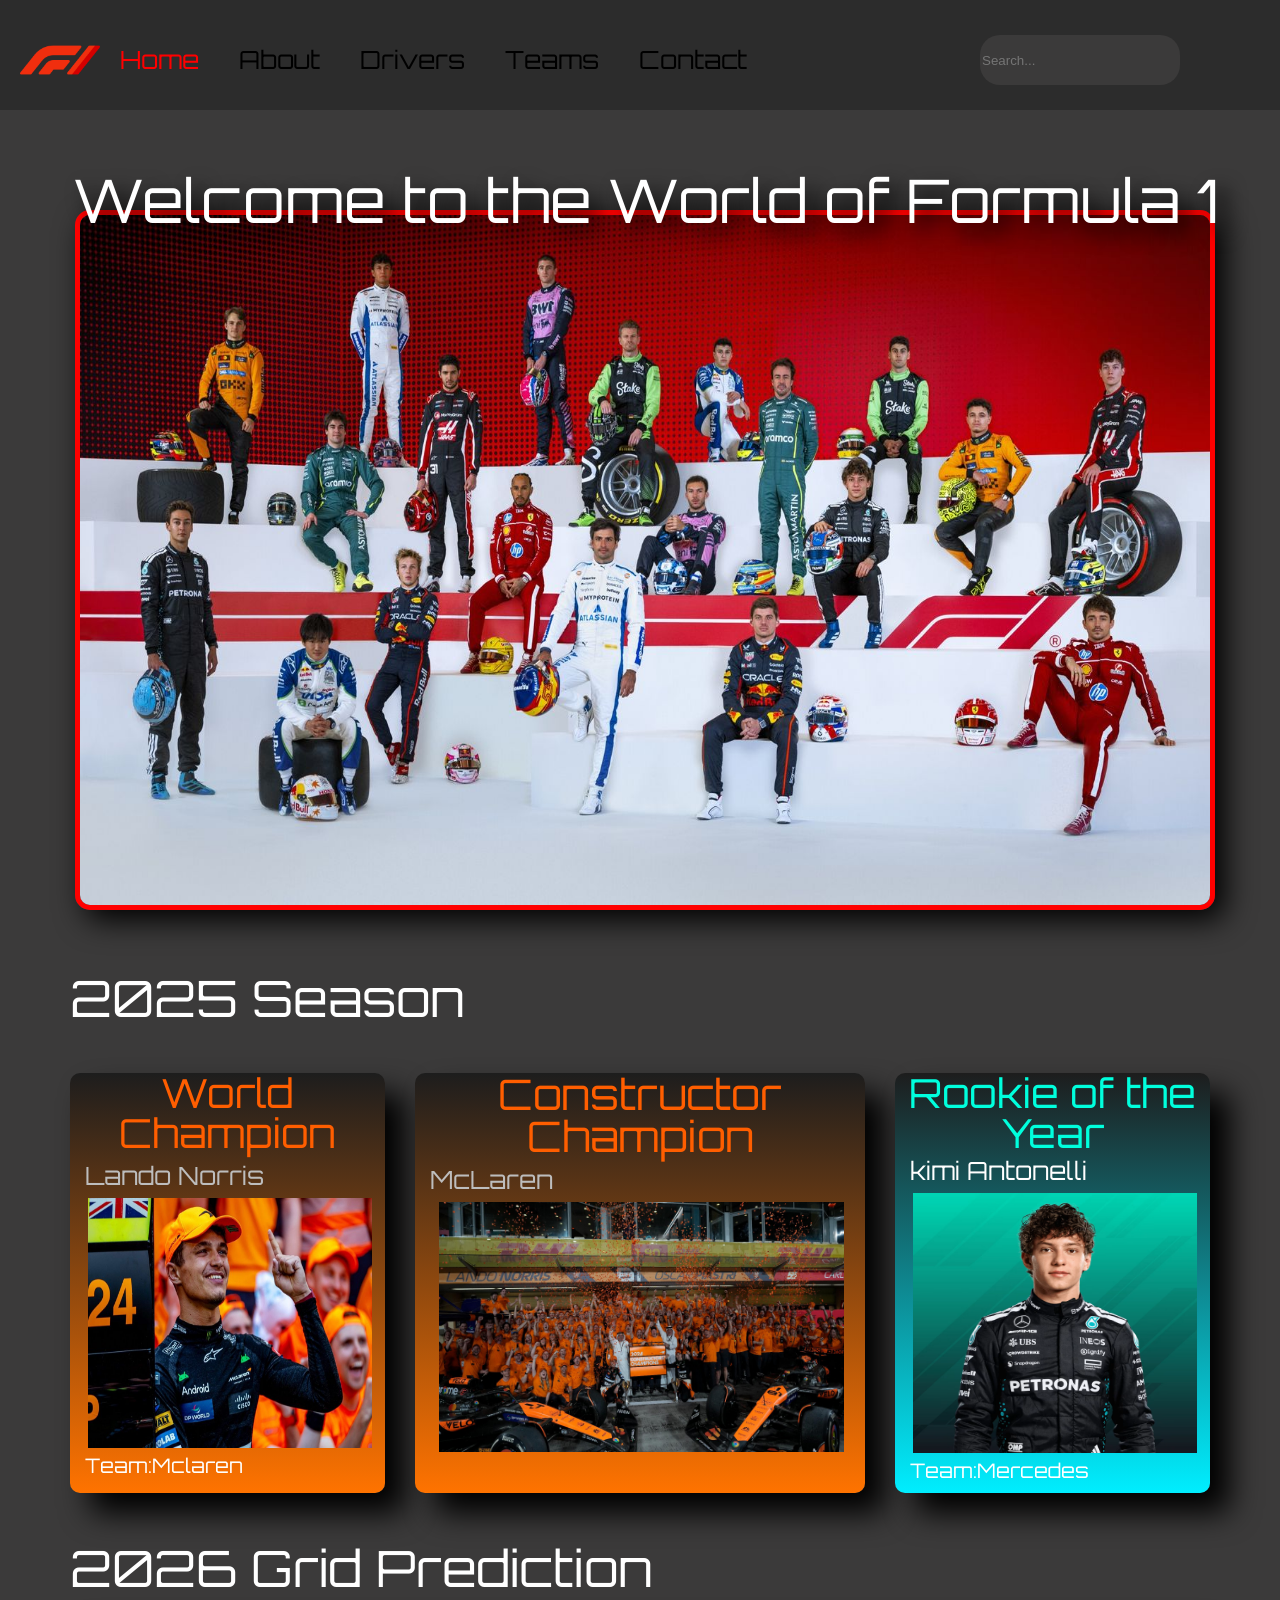
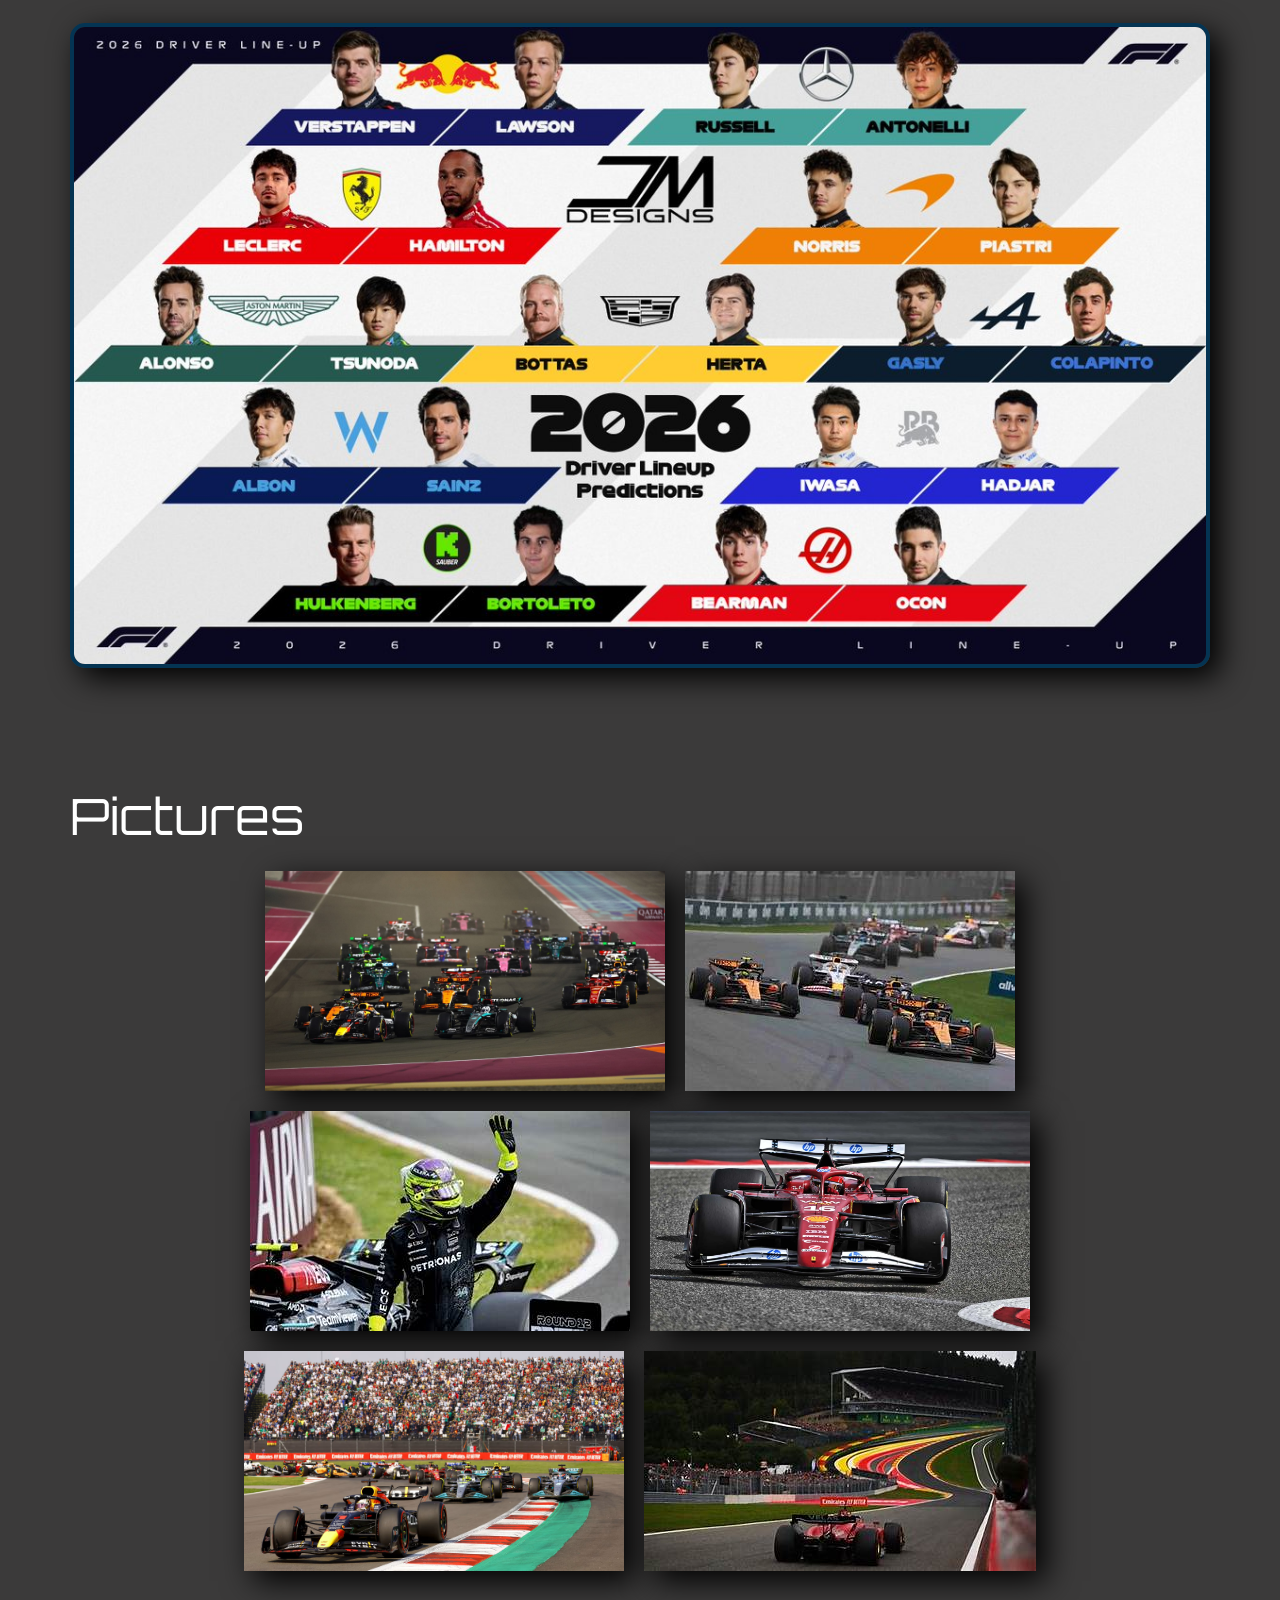
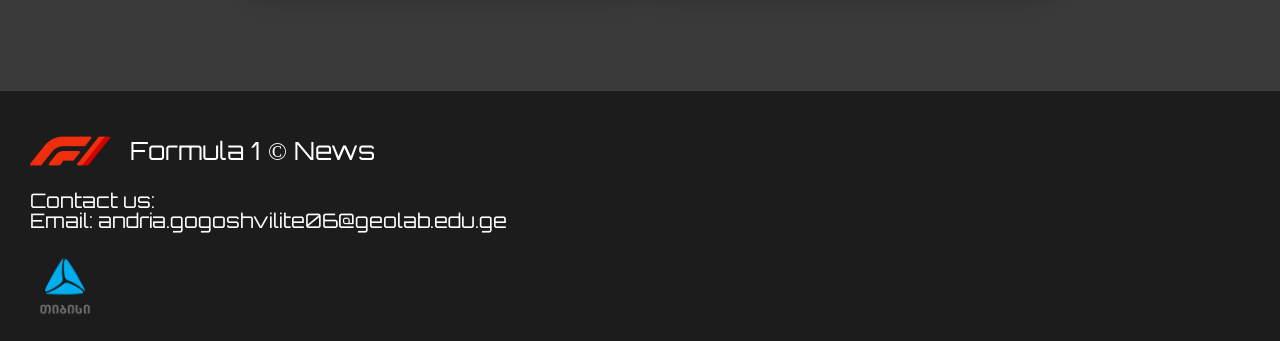
<file: index.html>
<!DOCTYPE html>
<html>
    <head>
        <title>F1 News</title>

        <link rel="stylesheet" href="Scss/_reset.scss ">
        <link rel="stylesheet" href="Css/styles.css">
        <meta name="viewport" content="width=device-width, initial-scale=1.0">
        <link rel="preconnect" href="https://fonts.googleapis.com">
        <link rel="preconnect" href="https://fonts.gstatic.com" crossorigin>
        <link href="https://fonts.googleapis.com/css2?family=Orbitron:wght@500&display=swap" rel="stylesheet">
    </head>
    <body>
        <header>
            <nav>
                <div class="navigation">
                    <img class="logo" src="images/F1 logo.png" alt="">
                    <ul> 
                        <li><a href="#" class="mainpage">Home</a></li>
                        <li><a href="pages/about.html" >About</a></li>
                        <li><a href="pages/drivers.html" >Drivers</a></li>
                        <li><a href="pages/teams.html" >Teams</a></li>
                        <li><a href="pages/contact.html" >Contact</a></li>
                    </ul>
                </div>
    
                <input type="text" placeholder="Search...">
                <div class="dropdown">
                    <button class="btn btn-secondary dropdown-toggle" type="button" data-bs-toggle="dropdown-menu" aria-expanded="false">
                        Dropdown
                    </button>
                    <ul class="dropdown-menu">
                        <li><button class="dropdown-item" type="button">Action</button></li>
                        <li><button class="dropdown-item" type="button">Another action</button></li>
                        <li><button class="dropdown-item" type="button">Something else here</button></li>
                    </ul>
                    </div>
            </nav>

        </header>
        <section class="section1">
            <div class="simage">
                <img src="images/home/2025 drivers.jpg">
                <div><h1>Welcome to the World of Formula 1</h1></div>
            </div>
        </section>
        <section class="section2">
            <div class="s2div">
                <h1>2025 Season</h1>

            </div>
        </section>
        <section class="section3">
            <div class="cards">
                <div class="card1">
                <h1>World Champion</h1>
                <h2>Lando Norris</h2>
                <img src="images/drivers/Landonorris.jpg " alt="">
                <h3>Team:Mclaren</h3></div>
                
            <div class="card2">
                <h1>Constructor Champion</h1>
                <h2>McLaren</h2>
                <img src="images/teams/Mclaren team.jpg " alt=""></div>
            
            <div class="card3">
                <h1>Rookie of the Year</h1>
                <h2>kimi Antonelli</h2>
                <img src="images/drivers/Kimiantonelli.avif" alt="">
                <h3>Team:Mercedes</h3>
            </div>
        </section>

        <section class="section4">
            <div class="s4div">
                <h1>2026 Grid Prediction</h1>
            </div>
            <div class="Grid">
                <img src="images/home/2026 Grid.jpg" alt="">
            </div>
        </section>

        <section class="section5">
            <div class="ptitle">
                <h1>Pictures</h1>
            </div>
            <div class="pictures">
                <img class="picture1 apictures" src="images/home/picture1.jpg" alt="">
                <img class="apictures picture2" src="images/home/picture2.jpg" alt="">
                <img class="apictures picture3" src="images/home/picture3.jpg" alt="">
                <img class="picture4 apictures" src="images/home/picture4.webp" alt="">
                <img class="apictures picture5" src="images/home/picture5.avif" alt="">
                <img class="apictures picture6" src="images/home/picture6.jpg" alt="">
            </div>
        </section>

        <footer class="footer">
            <div class="fdiv">
                <img src="images/F1 logo.png" alt="">
                <h1>Formula 1 © News</h1>
            </div>
            <div class="contact">
                <h2>Contact us:</h2>
                <h3>Email:<a href="https://andria.gogoshvilite06@geolab.edu.ge"> andria.gogoshvilite06@geolab.edu.ge </a>
           </div>
           <div class="edu">
                <a href="https://tbcbank.ge/ka/tbc-education"><img src="images/tbc-logo.png" alt=""></a>
           </div>
        </footer>
    </body>
</html>
</file>
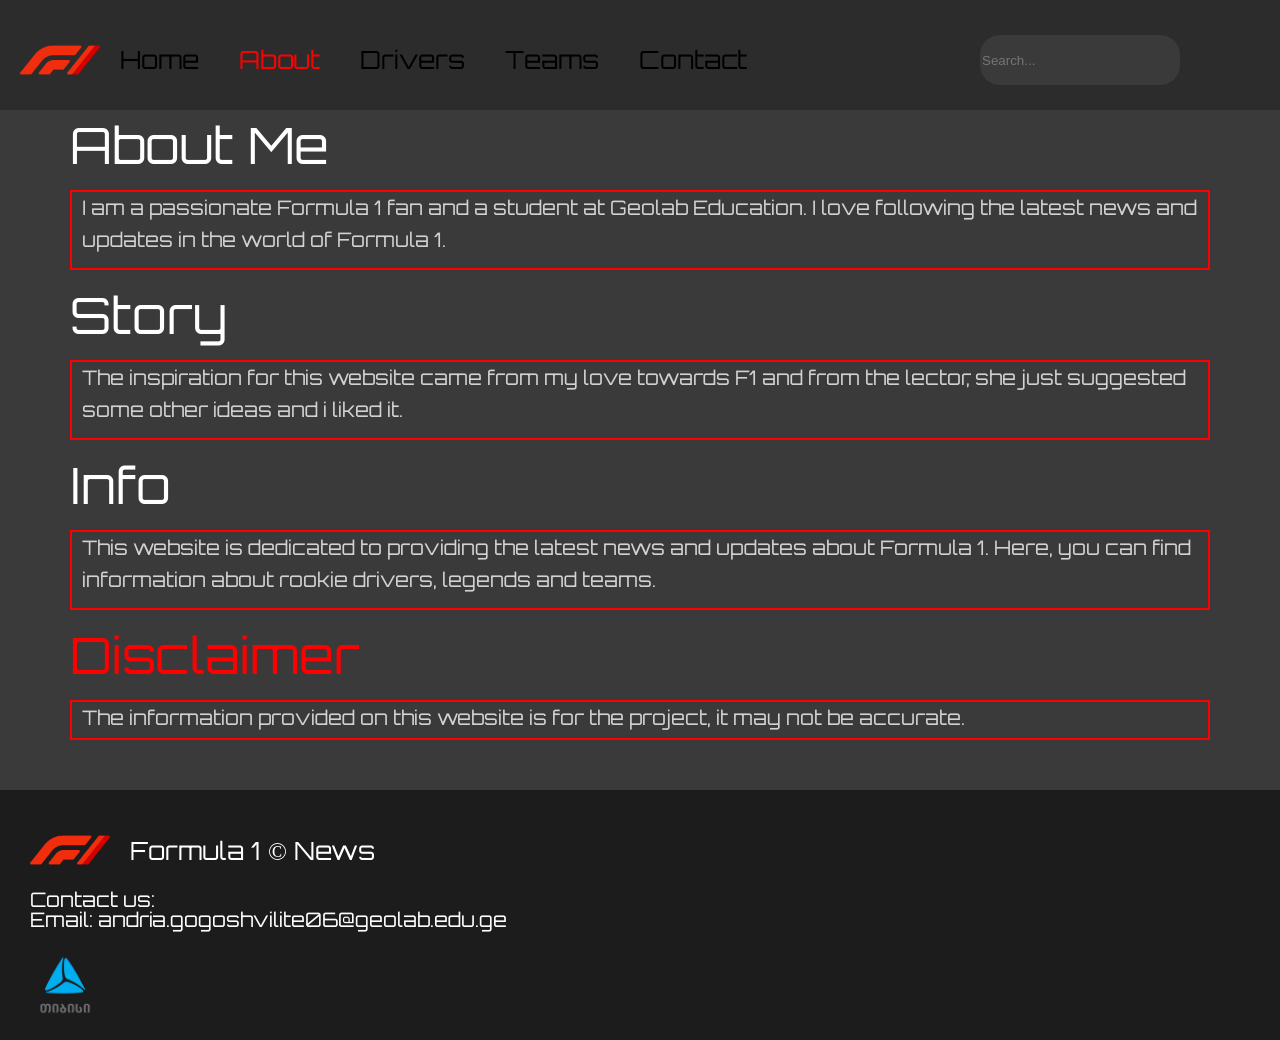
<file: pages/about.html>
<!DOCTYPE html>
<html>
    <head>
        <title>F1 News</title>

        <link rel="stylesheet" href="../Scss/_reset.scss ">
        <link rel="stylesheet" href="../Css/styles.css">
                <meta name="viewport" content="width=device-width, initial-scale=1.0">
        <link rel="preconnect" href="https://fonts.googleapis.com">
        <link rel="preconnect" href="https://fonts.gstatic.com" crossorigin>
        <link href="https://fonts.googleapis.com/css2?family=Orbitron:wght@500&display=swap" rel="stylesheet">
    </head>
    <body>
        <header class="header">
            <nav>
                <div class="navigation">
                    <img class="logo" src="../images/F1 logo.png" alt="">
                    <ul> 
                        <li><a href="../index.html">Home</a></li>
                        <li><a href="#" class="mainpage">About</a></li>
                        <li><a href="drivers.html" >Drivers</a></li>
                        <li><a href="teams.html" >Teams</a></li>
                        <li><a href="contact.html" >Contact</a></li>
                    </ul>
                </div>
    
                <input type="text" placeholder="Search...">
            <img class="burger" src="../images/burger.webp" alt="">
            </nav>

        </header>

        <section class="about">
            <div class = "aboutdiv">
                <h1>About Me</h1>
                <p>I am a passionate Formula 1 fan and a student at Geolab Education. I love following the latest news and updates in the world of Formula 1.</p>
            </div>
        </section>
        
        <section class="about1">
            <div class = "aboutdiv">
                <h1>Story</h1>
                <p>The inspiration for this website came from my love towards F1 and from the lector, she just suggested some other ideas and i liked it.</p>
        </section>

        <section class="about1">
            <div class = "aboutdiv">
                <h1>Info</h1>
                <p>This website is dedicated to providing the latest news and updates about Formula 1. Here, you can find information about rookie drivers, legends and teams.</p>
            </div>
        </section>

        <section class="about1">
            <div class = "aboutdiv1">
                <h1>Disclaimer</h1>
                <p>The information provided on this website is for the project, it may not be accurate.</p>
            </div>
        </section>

                <footer class="footer">
            <div class="fdiv">
                <img src="../images/F1 logo.png" alt="">
                <h1>Formula 1 © News</h1>
            </div>
            <div class="contact">
                <h2>Contact us:</h2>
                <h3>Email:<a href="https://andria.gogoshvilite06@geolab.edu.ge"> andria.gogoshvilite06@geolab.edu.ge </a>
           </div>
           <div class="edu">
                <a href="https://tbcbank.ge/ka/tbc-education"><img src="../images/tbc-logo.png" alt=""></a>
           </div>
        </footer>
    </body>
</html>
</file>
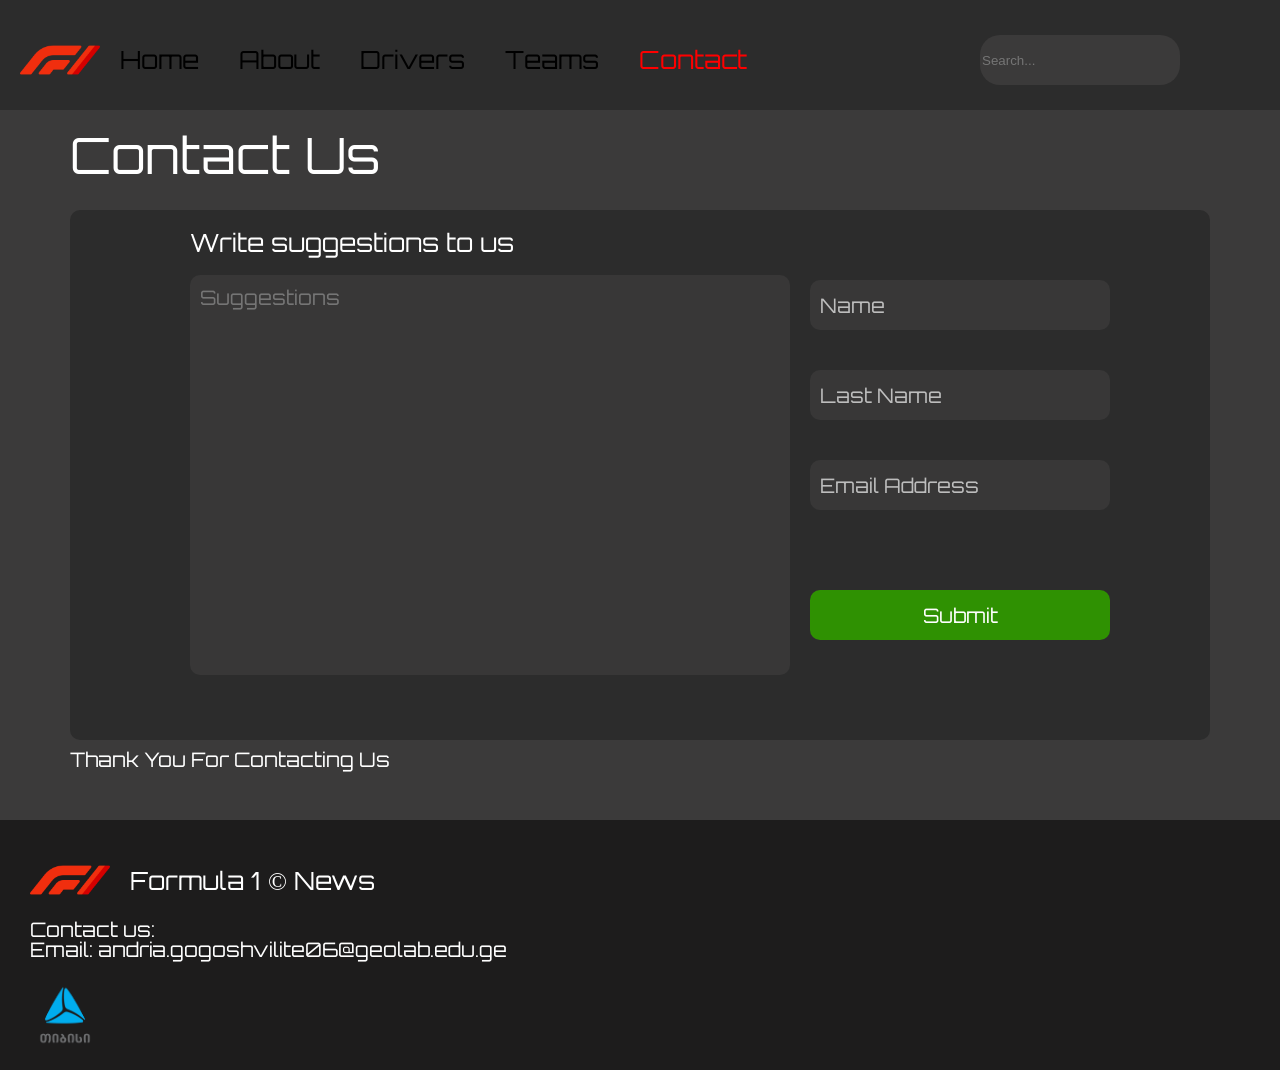
<file: pages/contact.html>
<!DOCTYPE html>
<html>
    <head>
        <title>F1 News</title>

        <link rel="stylesheet" href="../Scss/_reset.scss ">
        <link rel="stylesheet" href="../Css/styles.css">
                <meta name="viewport" content="width=device-width, initial-scale=1.0">
        <link rel="preconnect" href="https://fonts.googleapis.com">
        <link rel="preconnect" href="https://fonts.gstatic.com" crossorigin>
        <link href="https://fonts.googleapis.com/css2?family=Orbitron:wght@500&display=swap" rel="stylesheet">
    </head>
    <body>
        <header class="header">
            <nav>
                <div class="navigation">
                    <img class="logo" src="../images/F1 logo.png" alt="">
                    <ul> 
                        <li><a href="../index.html">Home</a></li>
                        <li><a href="about.html" >About</a></li>
                        <li><a href="drivers.html" >Drivers</a></li>
                        <li><a href="teams.html" >Teams</a></li>
                        <li><a href="#" class="mainpage">Contact</a></li>
                    </ul>
                </div>
    
                <input type="text" placeholder="Search...">
                <div class="burger"><img src="../images/burger.webp" alt=""></div>
            </nav>
        </header>

        <section class="contact-sec">
                <h1>Contact Us</h1>
                <form class="contact-rec">
                    <section class="c-rec">
                        <h2>Write suggestions to us</h2>
                        <textarea id="message" name="message" rows="4" placeholder="Suggestions" required></textarea>
                    </section>
                    <section class="contact-rec2">
                    

                    <input type="text" id="name" name="name" placeholder="Name" required>

                    <input type="text" id="lname" name="lname" placeholder="Last Name" required>

                    <input type="email" id="email" name="email" placeholder="Email Address" required>

                    <button type="submit">Submit</button>
                    </section>
                </form>
                <h3>Thank You For Contacting Us</h3>
        </section>

        <footer class="footer">
            <div class="fdiv">
                <img src="../images/F1 logo.png" alt="">
                <h1>Formula 1 © News</h1>
            </div>
            <div class="contact">
                <h2>Contact us:</h2>
                <h3>Email:<a href="https://andria.gogoshvilite06@geolab.edu.ge"> andria.gogoshvilite06@geolab.edu.ge </a>
           </div>
           <div class="edu">
                <a href="https://tbcbank.ge/ka/tbc-education"><img src="../images/tbc-logo.png" alt=""></a>
           </div>
        </footer>
            
    </body>
</html>
</file>
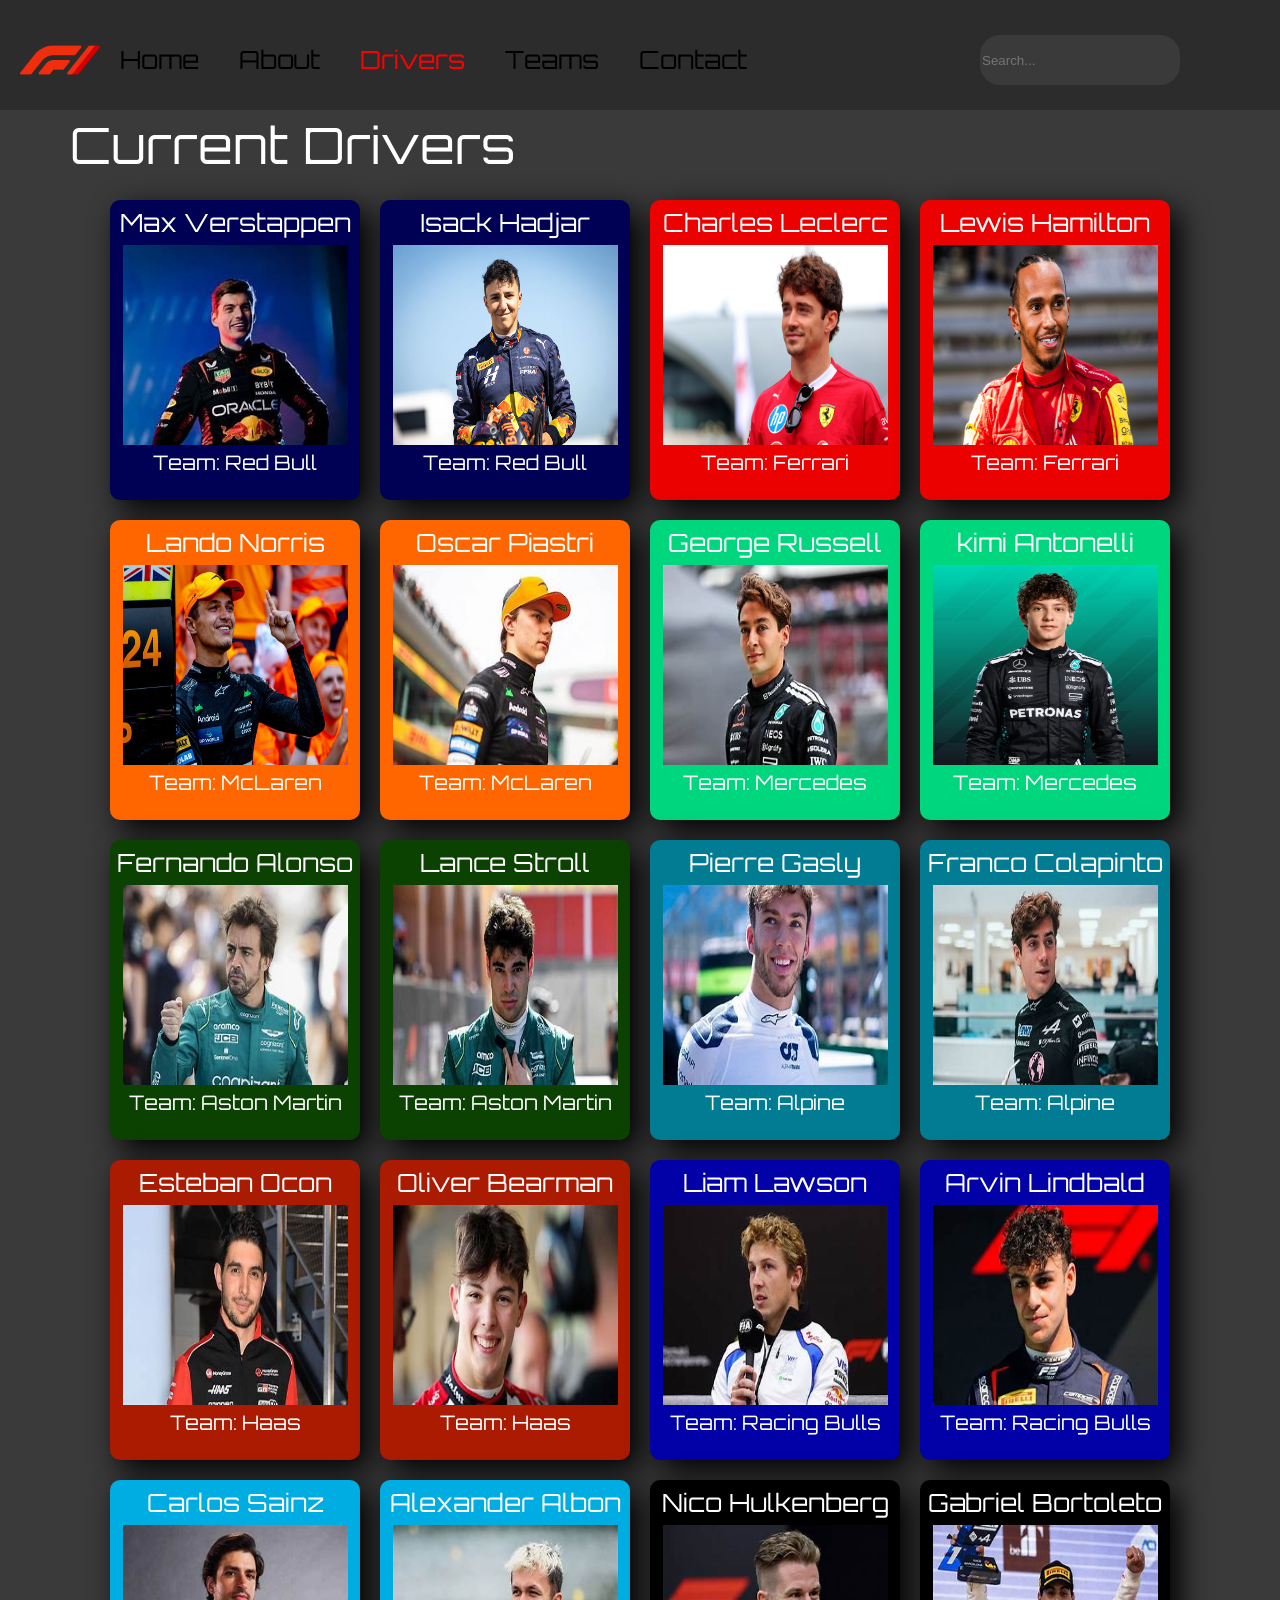
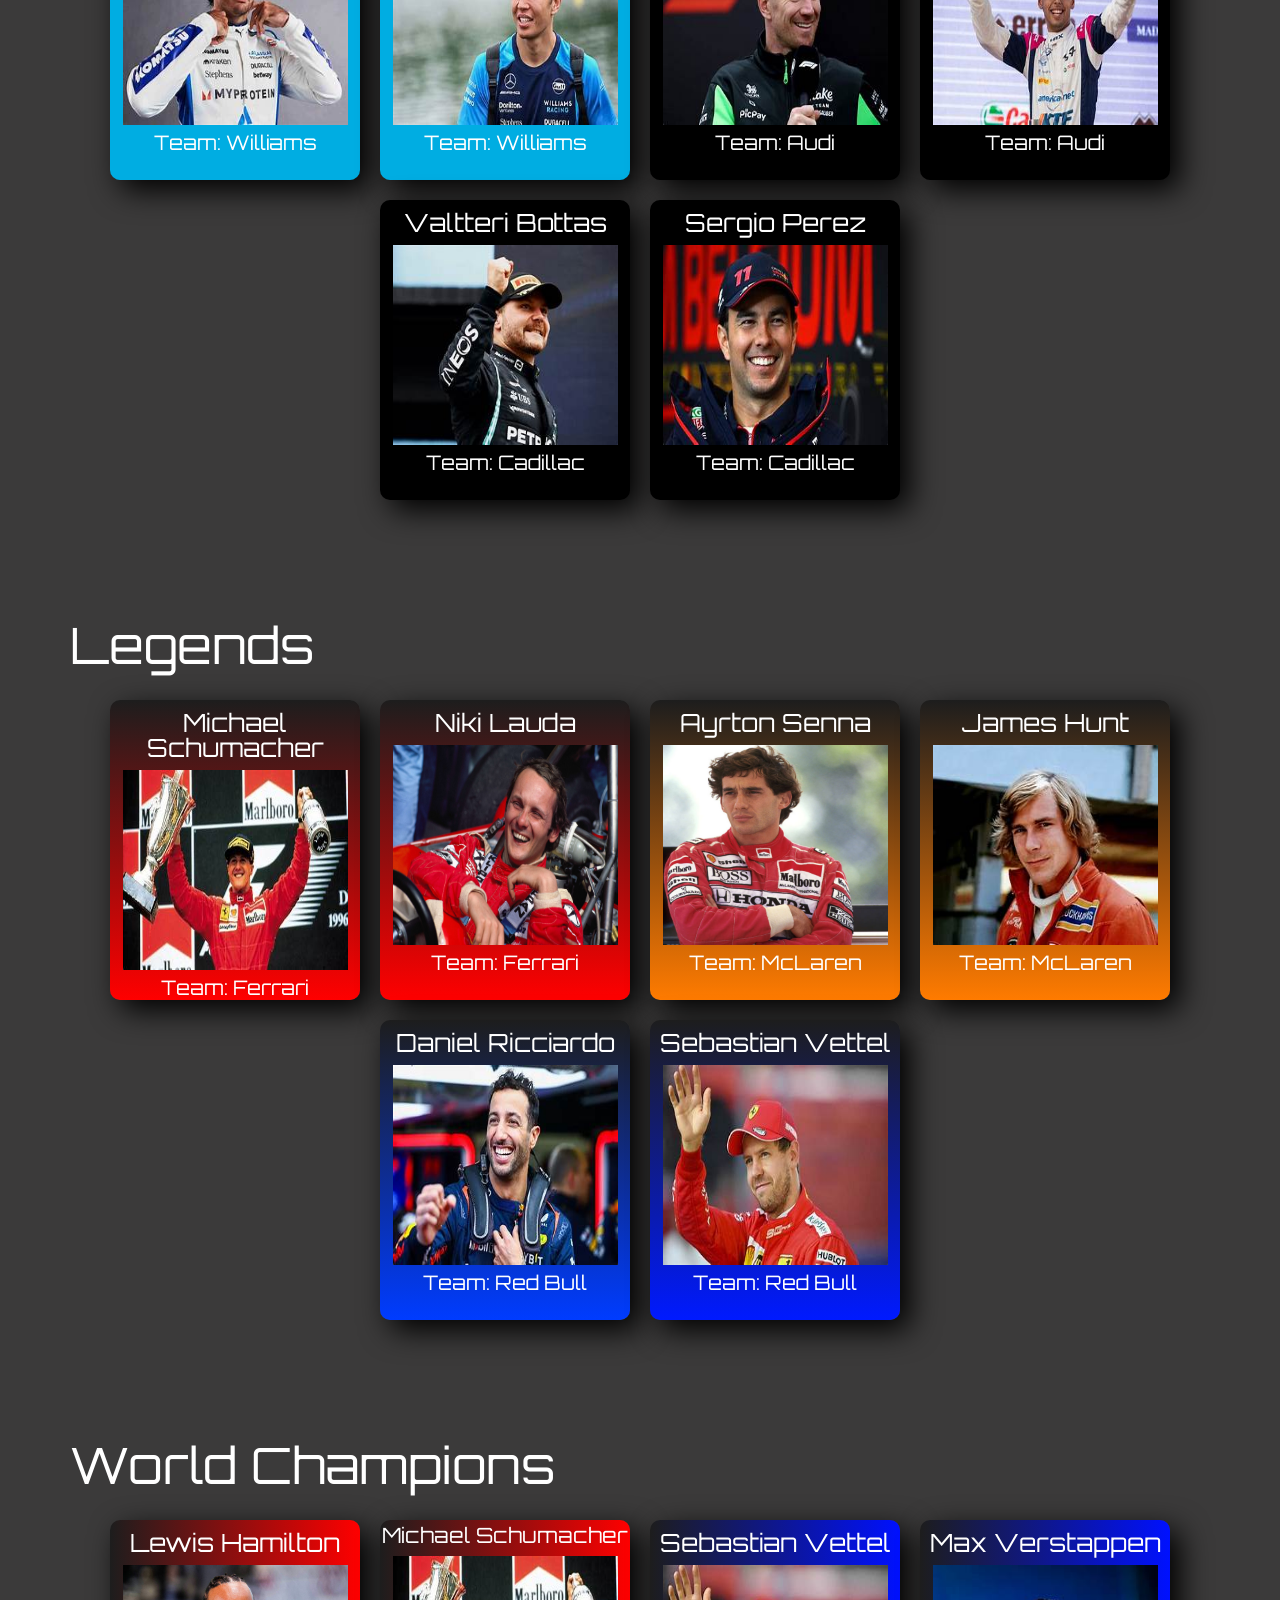
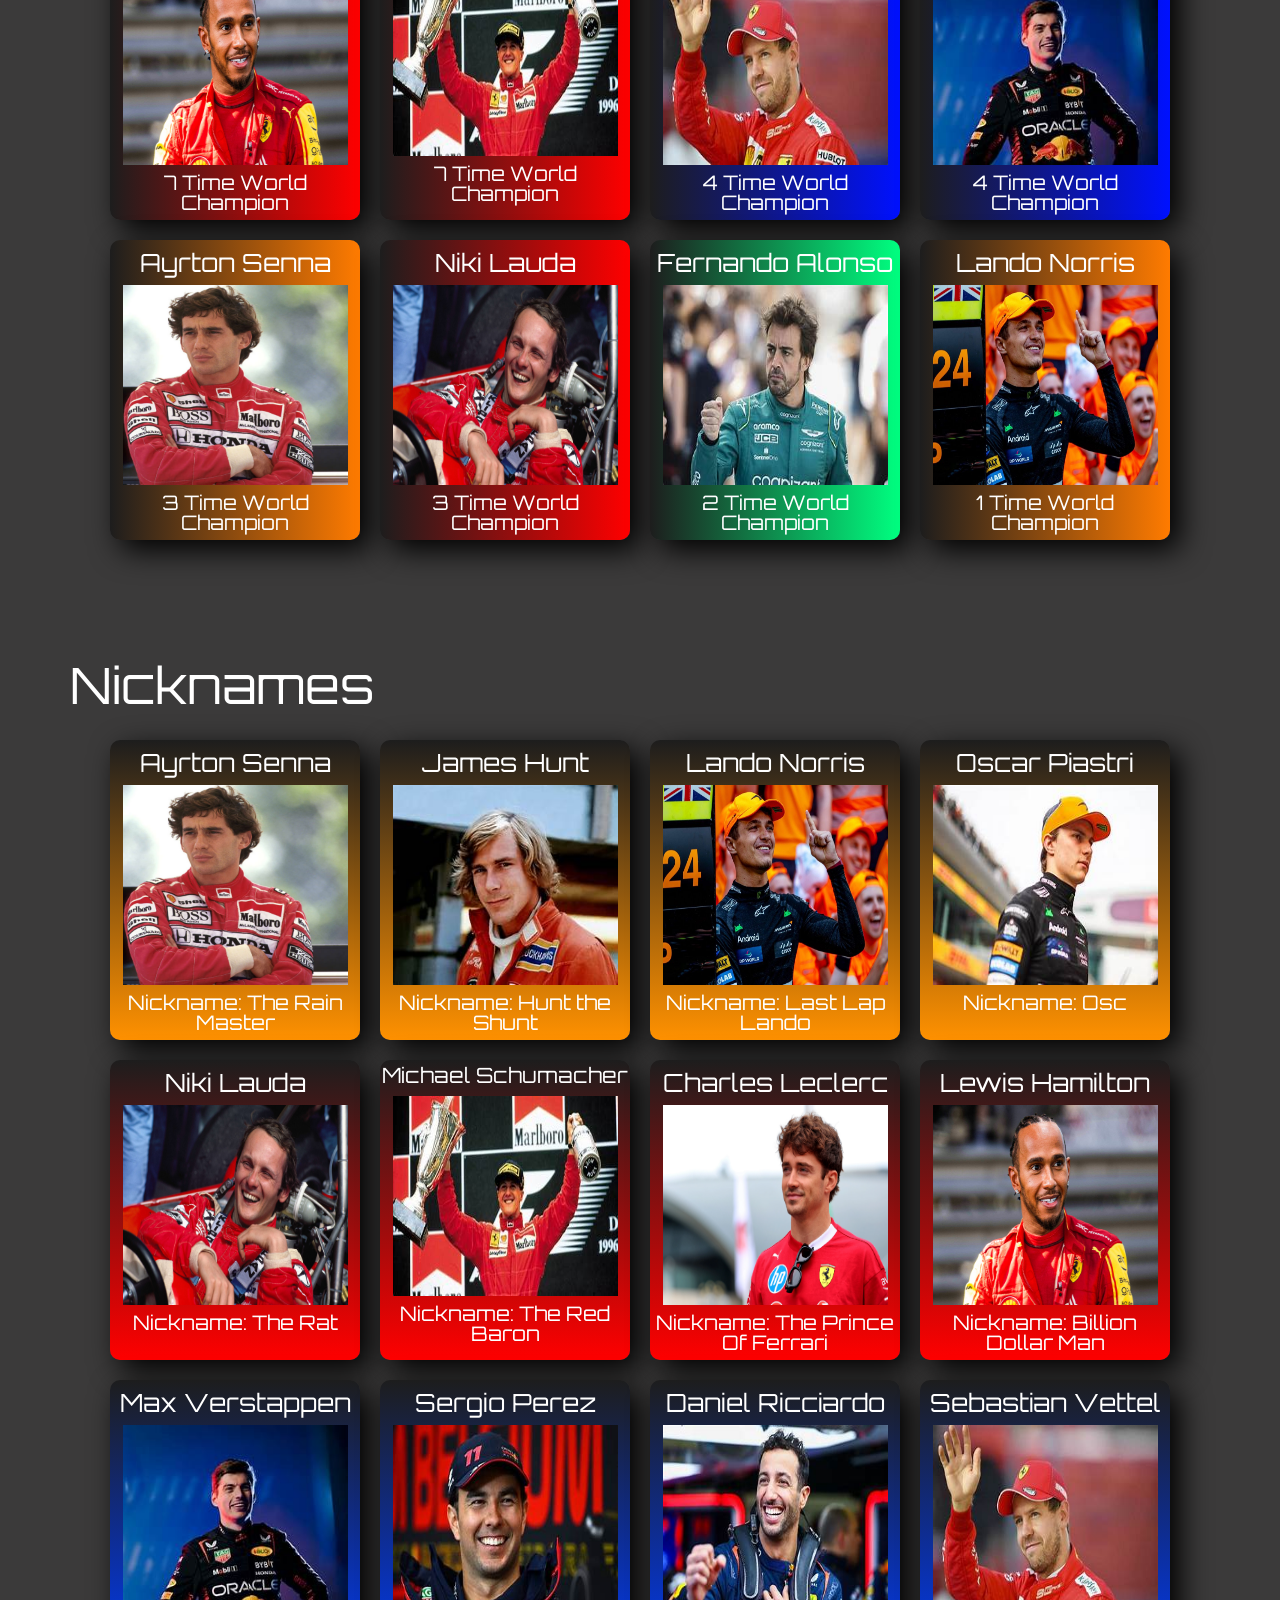
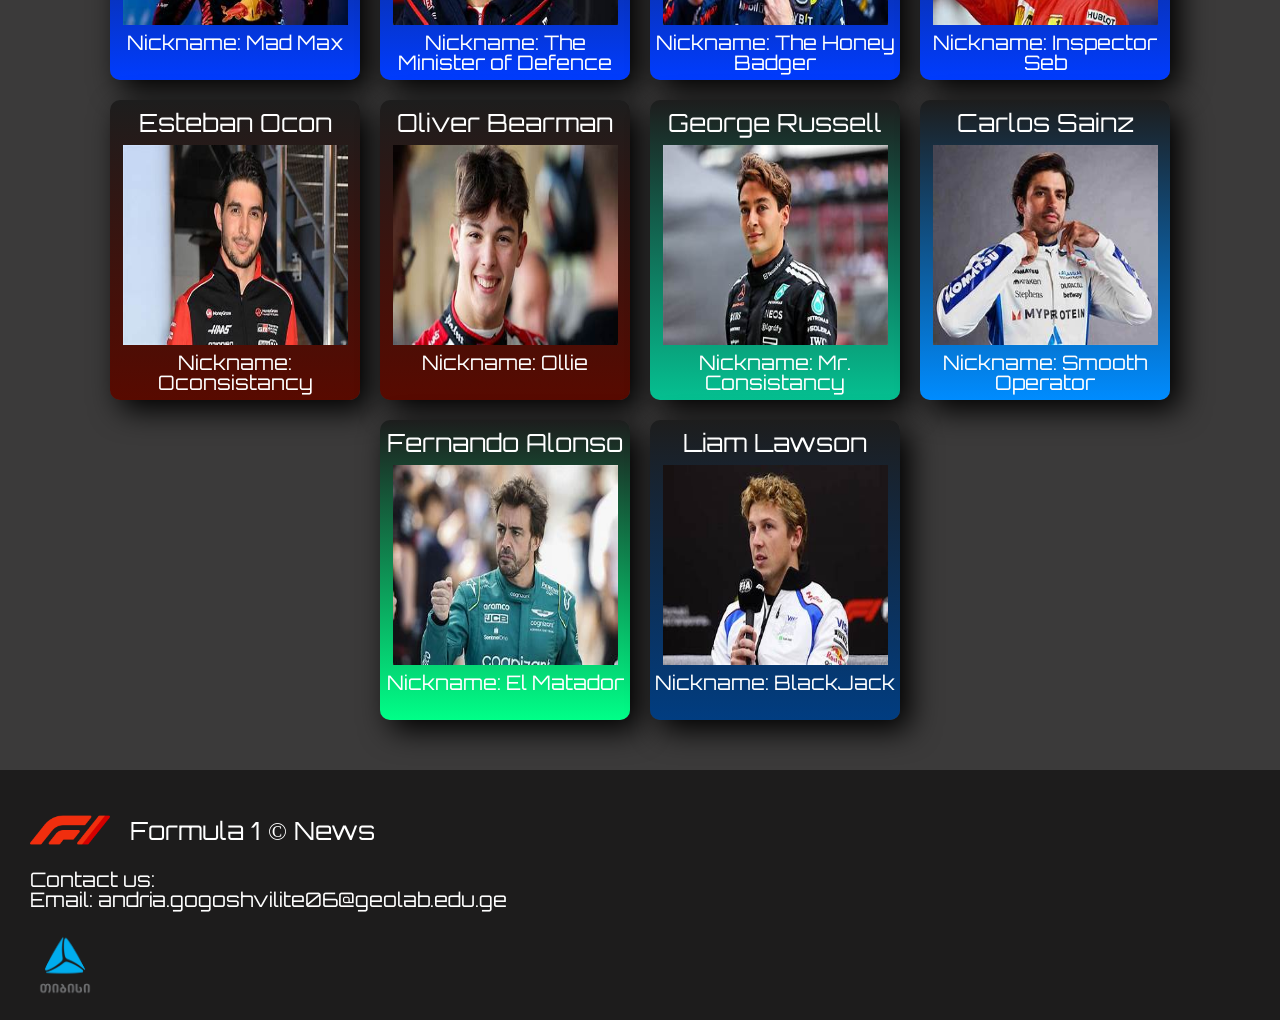
<file: pages/drivers.html>
<!DOCTYPE html>
<html>
    <head>
        <title>F1 News</title>

        <link rel="stylesheet" href="../Scss/_reset.scss ">
        <link rel="stylesheet" href="../Css/styles.css">
                <meta name="viewport" content="width=device-width, initial-scale=1.0">
        <link rel="preconnect" href="https://fonts.googleapis.com">
        <link rel="preconnect" href="https://fonts.gstatic.com" crossorigin>
        <link href="https://fonts.googleapis.com/css2?family=Orbitron:wght@500&display=swap" rel="stylesheet">
    </head>
    <body>
        <header class="header">
            <nav>
                <div class="navigation">
                    <img class="logo" src="../images/F1 logo.png" alt="">
                    <ul> 
                        <li><a href="../index.html">Home</a></li>
                        <li><a href="about.html" >About</a></li>
                        <li><a href="#" class="mainpage">Drivers</a></li>
                        <li><a href="teams.html" >Teams</a></li>
                        <li><a href="contact.html" >Contact</a></li>
                    </ul>
                </div>
    
                <input type="text" placeholder="Search...">
            <div class="burger"><img src="../images/burger.webp" alt=""></div>
            </nav>
        </header>
    
        <section class="drivers">
            <h1>Current Drivers</h1>
            <div class="currentdrivers">
                <div class="drivercards">
                    <div class="d-redbull">
                        <h1>Max Verstappen</h1>
                        <img src="../images/drivers/Maxverstapphen.jpg" alt="">
                        <h2>Team: Red Bull</h2>
                    </div>
                   <div class="d-redbull">
                    <h1>Isack Hadjar</h1>
                    <img src="../images/drivers/Isackhadjar.jpg" alt="">
                    <h2>Team: Red Bull</h2>
                   </div>
                   <div class="d-ferrari">
                    <h1>Charles Leclerc</h1>
                    <img src="../images/drivers/Charlesleclerc.webp" alt="">
                    <h2>Team: Ferrari</h2>
                   </div>
                   <div class="d-ferrari">
                    <h1>Lewis Hamilton</h1>
                    <img src="../images/drivers/Lewishamilton.jpg" alt="">
                    <h2>Team: Ferrari</h2>
                   </div>
                   <div class="d-mclaren">
                    <h1>Lando Norris</h1>
                    <img src="../images/drivers/Landonorris.jpg" alt="">
                    <h2>Team: McLaren</h2>
                   </div>
                   <div class="d-mclaren">
                    <h1>Oscar Piastri</h1>
                    <img src="../images/drivers/Oscarpiastri.jpg" alt="">
                    <h2>Team: McLaren</h2>
                   </div>
                   <div class="d-mercedes">
                    <h1>George Russell</h1>
                    <img src="../images/drivers/Georgerussell.jpg" alt="">
                    <h2>Team: Mercedes</h2> 
                   </div>
                   <div class="d-mercedes">
                    <h1>kimi Antonelli</h1>
                    <img src="../images/drivers/Kimiantonelli.avif" alt="">
                    <h2>Team: Mercedes</h2>
                </div>
                   <div class="d-astonmartin">
                    <h1>Fernando Alonso</h1>
                   <img src="../images/drivers/Fernandoalonso.jpg" alt="">
                    <h2>Team: Aston Martin</h2>
                   </div>
                   <div class="d-astonmartin">
                    <h1>Lance Stroll</h1>
                    <img src="../images/drivers/Lancestroll.jpg" alt="">
                    <h2>Team: Aston Martin</h2>
                   </div>
                   <div class="d-alpine">
                    <h1>Pierre Gasly</h1>
                    <img src="../images/drivers/Pierregasly.jpg" alt="">
                    <h2>Team: Alpine</h2>
                   </div>
                   <div class="d-alpine">
                    <h1>Franco Colapinto</h1>
                    <img src="../images/drivers/Francocolapinto.jpg" alt="">
                    <h2>Team: Alpine</h2>
                   </div>
                   <div class="d-haas">
                    <h1>Esteban Ocon</h1>
                    <img src="../images/drivers/Estebanocon.jpg" alt="">
                    <h2>Team: Haas</h2>
                   </div>
                   <div class="d-haas">
                    <h1>Oliver Bearman</h1>
                    <img src="../images/drivers/Oliverbearman.jpg" alt="">
                    <h2>Team: Haas</h2>
                   </div>
                   <div class="d-raceingbulls">
                    <h1>Liam Lawson</h1>
                    <img src="../images/drivers/Liamlawson.jpg" alt="">
                    <h2>Team: Racing Bulls</h2>
                   </div>
                   <div class="d-raceingbulls">
                    <h1>Arvin Lindbald</h1>
                    <img src="../images/drivers/Arvinlindblad.jpg" alt="">
                    <h2>Team: Racing Bulls</h2>
                   </div>
                   <div class="d-williams">
                    <h1>Carlos Sainz</h1>
                    <img src="../images/drivers/Carlossainz.jpg" alt="">
                    <h2>Team: Williams</h2>
                   </div>
                   <div class="d-williams">
                    <h1>Alexander Albon</h1>
                    <img src="../images/drivers/Alexanderalbon.jpg" alt="">
                    <h2>Team: Williams</h2>
                   </div>
                   <div class="d-audi">
                    <h1>Nico Hulkenberg</h1>
                    <img src="../images/drivers/Nicohulkenberg.jpg" alt="">
                    <h2>Team: Audi</h2>
                   </div>
                   <div class="d-audi">
                    <h1>Gabriel Bortoleto</h1>
                    <img src="../images/drivers/Gabrielbortoleto.jpg" alt="">
                    <h2>Team: Audi</h2>
                   </div>
                   <div class="d-cadillac">
                    <h1>Valtteri Bottas</h1>
                    <img src="../images/drivers/Valtteribottas.jpg" alt="">
                    <h2>Team: Cadillac</h2>
                   </div>
                   <div class="d-cadillac">
                    <h1>Sergio Perez</h1>
                    <img src="../images/drivers/Sergioperez.jpg" alt="">
                    <h2>Team: Cadillac</h2>
                   </div>
                </div>
            </div>
        </section>

        <section class="drivers">
            <h1>Legends</h1>
            <div class="legends">
                <div class="drivercards">
                    <div class="legend" style="background-image: linear-gradient(to bottom, rgb(29, 29, 29), rgb(255, 0, 0));">
                        <h1>Michael Schumacher</h1>
                        <img src="../images/drivers/Michaelschumacher.jpg" alt="">
                        <h2>Team: Ferrari</h2>
                    </div>
                    <div class="legend" style="background-image: linear-gradient(to bottom, rgb(29, 29, 29), rgb(255, 0, 0));">
                      <h1>Niki Lauda</h1>
                      <img src="../images/drivers/Nikilauda.jpg" alt="">
                      <h2>Team: Ferrari</h2>
                   </div>
                   <div class="legend" style="background-image: linear-gradient(to bottom, rgb(29, 29, 29), rgb(255, 123, 0));">
                    <h1>Ayrton Senna</h1>
                    <img src="../images/drivers/Ayrtonsenna.avif" alt="">
                    <h2>Team: McLaren</h2>
                   </div>
                   <div class="legend" style="background-image: linear-gradient(to bottom, rgb(29, 29, 29), rgb(255, 123, 0));">
                    <h1>James Hunt</h1>
                    <img src="../images/drivers/Jameshunt.jpg" alt="">
                    <h2>Team: McLaren</h2>
                   </div>
                     <div class="legend" style="background-image: linear-gradient(to bottom, rgb(29, 29, 29), rgb(0, 60, 255));">
                      <h1>Daniel Ricciardo</h1>
                      <img src="../images/drivers/Danielriccardo.jpg" alt="">
                      <h2>Team: Red Bull</h2>
                     </div>
                   <div class="legend" style="background-image: linear-gradient(to bottom, rgb(29, 29, 29), rgb(0, 26, 255));">
                    <h1>Sebastian Vettel</h1>
                    <img src="../images/drivers/Sebastianvettel.jpg" alt="">
                    <h2>Team: Red Bull</h2>
                   </div>
                </div>
            </div>
        </section>

         <section class="drivers">
            <h1>World Champions</h1>
            <div class="WC">
                <div class="drivercards">
                    <div class="worldchampion" style="background-image: linear-gradient(to right, rgb(29, 29, 29), rgb(255, 0, 0));">
                        <h1>Lewis Hamilton</h1>
                        <img src="../images/drivers/Lewishamilton.jpg" alt="">
                        <h2>7 Time World Champion</h2>
                    </div>
                        <div class="worldchampion" style="background-image: linear-gradient(to right, rgb(29, 29, 29), rgb(255, 0, 0));">
                            <h3>Michael Schumacher</h3>
                            <img src="../images/drivers/Michaelschumacher.jpg" alt="">
                            <h2>7 Time World Champion</h2>
                    </div>
                    <div class="worldchampion" style="background-image: linear-gradient(to right, rgb(29, 29, 29), rgb(0, 17, 255));">
                            <h1>Sebastian Vettel</h1>
                            <img src="../images/drivers/Sebastianvettel.jpg" alt="">
                            <h2>4 Time World Champion</h2>
                    </div>
                    <div class="worldchampion" style="background-image: linear-gradient(to right, rgb(29, 29, 29), rgb(0, 17, 255));">
                            <h1>Max Verstappen</h1>
                            <img src="../images/drivers/Maxverstapphen.jpg" alt="">
                            <h2>4 Time World Champion</h2>
                    </div>
                        <div class="worldchampion" style="background-image: linear-gradient(to right, rgb(29, 29, 29), rgb(255, 123, 0));">
                            <h1>Ayrton Senna</h1>
                            <img src="../images/drivers/Ayrtonsenna.avif" alt="">
                            <h2>3 Time World Champion</h2>
                    </div>
                        <div class="worldchampion" style="background-image: linear-gradient(to right, rgb(29, 29, 29), rgb(255, 0, 0));">
                            <h1>Niki Lauda</h1>
                            <img src="../images/drivers/Nikilauda.jpg" alt="">
                            <h2>3 Time World Champion</h2>
                    </div>
                    <div class="worldchampion" style="background-image: linear-gradient(to right, rgb(29, 29, 29), rgb(0, 255, 128));">
                            <h1>Fernando Alonso</h1>
                            <img src="../images/drivers/Fernandoalonso.jpg" alt="">
                            <h2>2 Time World Champion</h2>
                    </div>
                    <div class="worldchampion" style="background-image: linear-gradient(to right, rgb(29, 29, 29), rgb(255, 123, 0));">
                            <h1>Lando Norris</h1>
                            <img src="../images/drivers/Landonorris.jpg" alt="">
                            <h2>1 Time World Champion</h2>
                    </div>
                </div>
        </section>

        <section class="drivers">
            <h1>Nicknames</h1>
            <div class="nicknames">
                <div class="drivercards">
                    <div class="nickname"  style="background-image: linear-gradient(to bottom, rgb(29, 29, 29), rgb(255, 145, 0));">
                        <h1>Ayrton Senna</h1>
                        <img src="../images/drivers/Ayrtonsenna.avif" alt="">
                        <h2>Nickname: The Rain Master</h2>
                    </div>
                        <div class="nickname"  style="background-image: linear-gradient(to bottom, rgb(29, 29, 29), rgb(255, 145, 0));">
                        <h1>James Hunt</h1>
                        <img src="../images/drivers/Jameshunt.jpg" alt="">
                        <h2>Nickname: Hunt the Shunt</h2>
                    </div>
                    <div class="nickname" style="background-image: linear-gradient(to bottom, rgb(29, 29, 29), rgb(255, 145, 0));">
                        <h1>Lando Norris</h1>
                        <img src="../images/drivers/Landonorris.jpg" alt="">
                        <h2>Nickname: Last Lap Lando</h2>
                    </div>
                    <div class="nickname" style="background-image: linear-gradient(to bottom, rgb(29, 29, 29), rgb(255, 145, 0));">
                        <h1>Oscar Piastri</h1>
                        <img src="../images/drivers/Oscarpiastri.jpg" alt="">
                        <h2>Nickname: Osc</h2>
                    </div>



                    <div class="nickname"  style="background-image: linear-gradient(to bottom, rgb(29, 29, 29), rgb(255, 0, 0));">
                        <h1>Niki Lauda</h1>
                        <img src="../images/drivers/Nikilauda.jpg" alt="">
                        <h2>Nickname: The Rat</h2>
                    </div>
                    <div class="nickname"  style="background-image: linear-gradient(to bottom, rgb(29, 29, 29), rgb(255, 0, 0));">
                        <h3>Michael Schumacher</h3>
                        <img src="../images/drivers/Michaelschumacher.jpg" alt="">
                        <h2>Nickname: The Red Baron</h2>
                    </div>
                    <div class="nickname"  style="background-image: linear-gradient(to bottom, rgb(29, 29, 29), rgb(255, 0, 0));">
                        <h1>Charles Leclerc</h1>
                        <img src="../images/drivers/Charlesleclerc.webp" alt="">
                        <h2>Nickname: The Prince Of Ferrari</h2>
                    </div>
                    <div class="nickname"  style="background-image: linear-gradient(to bottom, rgb(29, 29, 29), rgb(255, 0, 0));">
                        <h1>Lewis Hamilton</h1>
                        <img src="../images/drivers/Lewishamilton.jpg" alt="">
                        <h2>Nickname: Billion Dollar Man</h2>
                    </div>


                    <div class="nickname" style="background-image: linear-gradient(to bottom, rgb(29, 29, 29), rgb(0, 60, 255));">
                        <h1>Max Verstappen</h1>
                        <img src="../images/drivers/Maxverstapphen.jpg" alt="">
                        <h2>Nickname: Mad Max</h2>
                    </div>
                    <div class="nickname" style="background-image: linear-gradient(to bottom, rgb(29, 29, 29), rgb(0, 60, 255));">
                        <h1>Sergio Perez</h1>
                        <img src="../images/drivers/Sergioperez.jpg" alt="">
                        <h2>Nickname: The Minister of Defence</h2>
                    </div>
                    <div class="nickname" style="background-image: linear-gradient(to bottom, rgb(29, 29, 29), rgb(0, 60, 255));">
                        <h1>Daniel Ricciardo</h1>
                        <img src="../images/drivers/Danielriccardo.jpg" alt="">
                        <h2>Nickname: The Honey Badger</h2>
                    </div>
                    <div class="nickname" style="background-image: linear-gradient(to bottom, rgb(29, 29, 29), rgb(0, 60, 255));">
                        <h1>Sebastian Vettel</h1>
                        <img src="../images/drivers/Sebastianvettel.jpg" alt="">
                        <h2>Nickname: Inspector Seb</h2>
                    </div>
                    



                    <div class="nickname"  style="background-image: linear-gradient(to bottom, rgb(29, 29, 29), rgb(88, 10, 0));">
                        <h1>Esteban Ocon</h1>
                        <img src="../images/drivers/Estebanocon.jpg" alt="">
                        <h2>Nickname: Oconsistancy</h2>
                    </div>
                    <div class="nickname"  style="background-image: linear-gradient(to bottom, rgb(29, 29, 29), rgb(88, 10, 0));">
                        <h1>Oliver Bearman</h1>
                        <img src="../images/drivers/Oliverbearman.jpg" alt="">
                        <h2>Nickname: Ollie</h2>
                    </div>



                    <div class="nickname" style="background-image: linear-gradient(to bottom, rgb(29, 29, 29), rgb(5, 192, 145));">
                        <h1>George Russell</h1>
                        <img src="../images/drivers/Georgerussell.jpg" alt="">
                        <h2>Nickname: Mr. Consistancy</h2>
                    </div>



                    <div class="nickname" style="background-image: linear-gradient(to bottom, rgb(29, 29, 29), rgb(0, 140, 255));">
                        <h1>Carlos Sainz</h1>
                        <img src="../images/drivers/Carlossainz.jpg" alt="">
                        <h2>Nickname: Smooth Operator</h2>
                    </div>

                    


                    <div class="nickname"  style="background-image: linear-gradient(to bottom, rgb(29, 29, 29), rgb(0, 255, 136));">
                        <h1>Fernando Alonso</h1>
                        <img src="../images/drivers/Fernandoalonso.jpg" alt="">
                        <h2>Nickname: El Matador</h2>
                    </div>

                    <div class="nickname"  style="background-image: linear-gradient(to bottom, rgb(29, 29, 29), rgb(1, 61, 129));">
                        <h1>Liam Lawson</h1>
                        <img src="../images/drivers/Liamlawson.jpg" alt="">
                        <h2>Nickname: BlackJack</h2>
                    </div>

                </div>
            </div>
        </section>

        <footer class="footer">
            <div class="fdiv">
                <img src="../images/F1 logo.png" alt="">
                <h1>Formula 1 © News</h1>
            </div>
            <div class="contact">
                <h2>Contact us:</h2>
                <h3>Email:<a href="https://andria.gogoshvilite06@geolab.edu.ge"> andria.gogoshvilite06@geolab.edu.ge </a>
           </div>
           <div class="edu">
                <a href="https://tbcbank.ge/ka/tbc-education"><img src="../images/tbc-logo.png" alt=""></a>
           </div>
        </footer>
    </body>
</html>
</file>
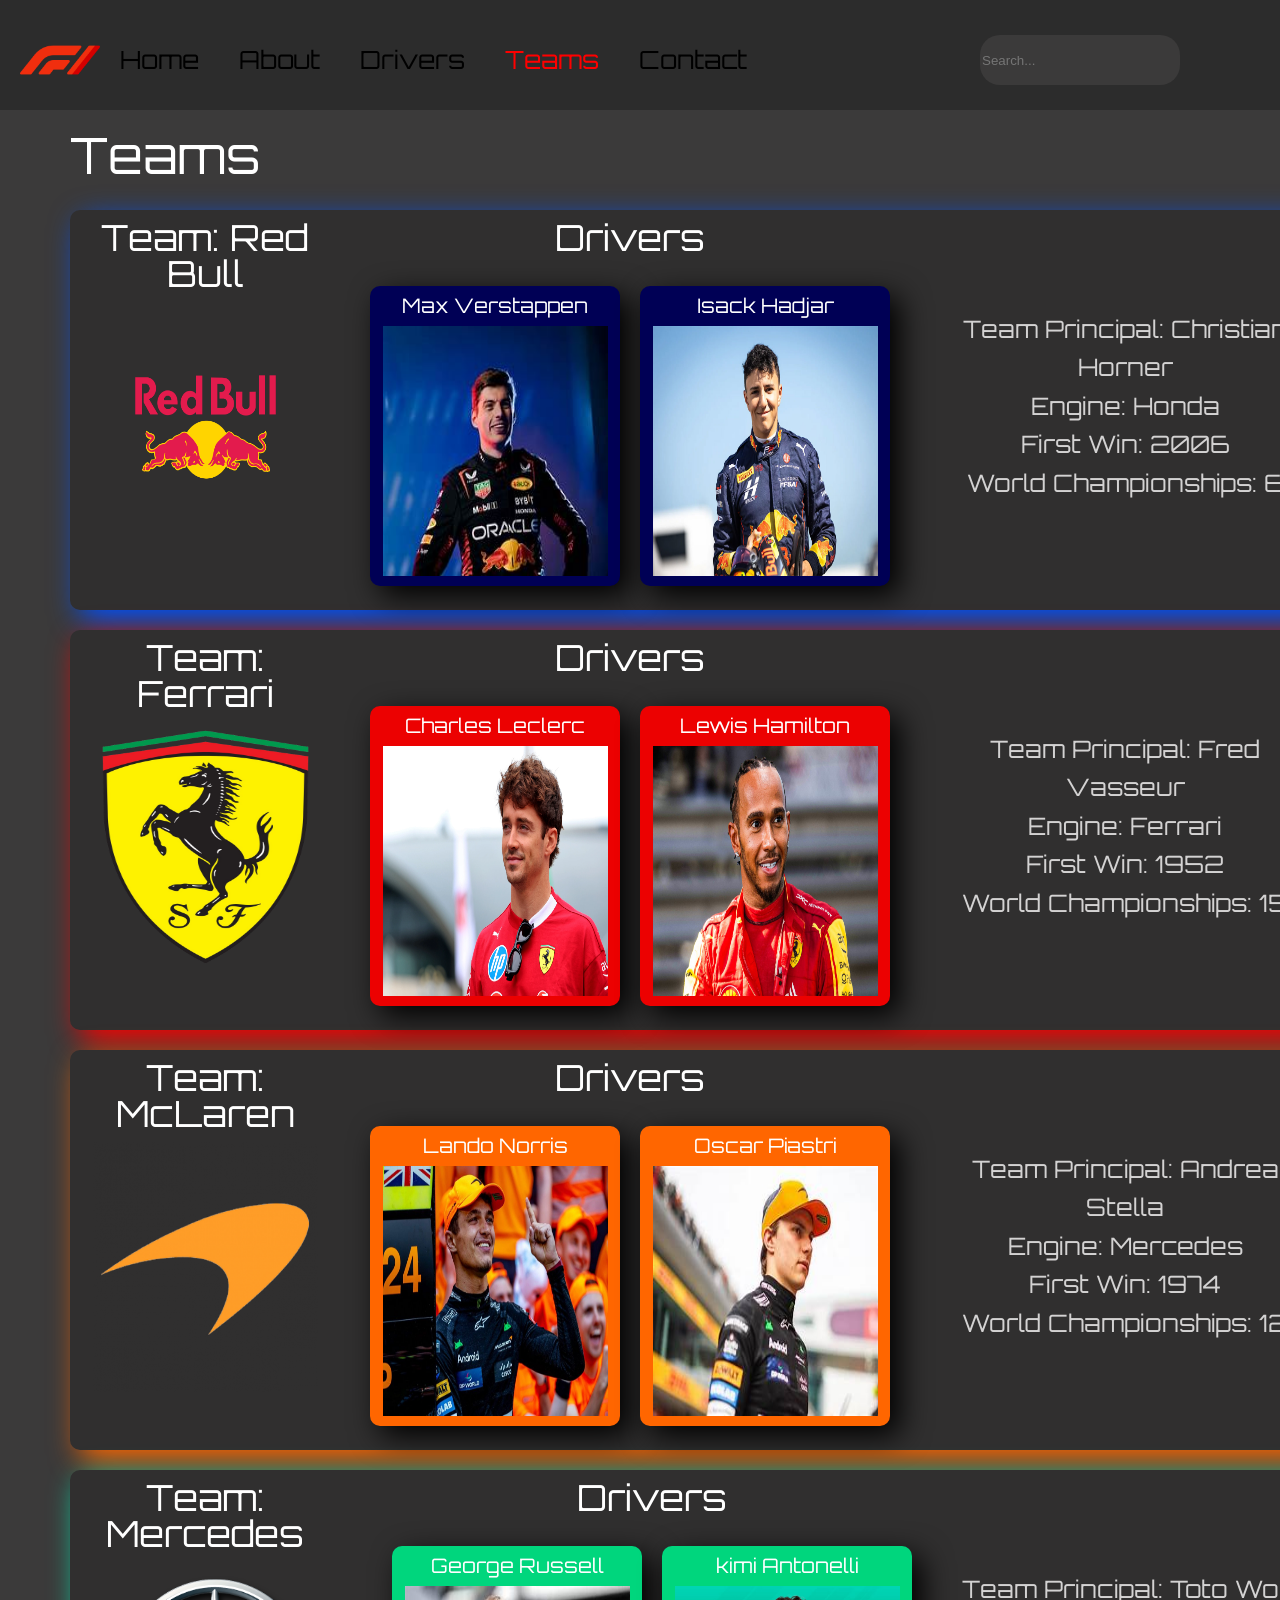
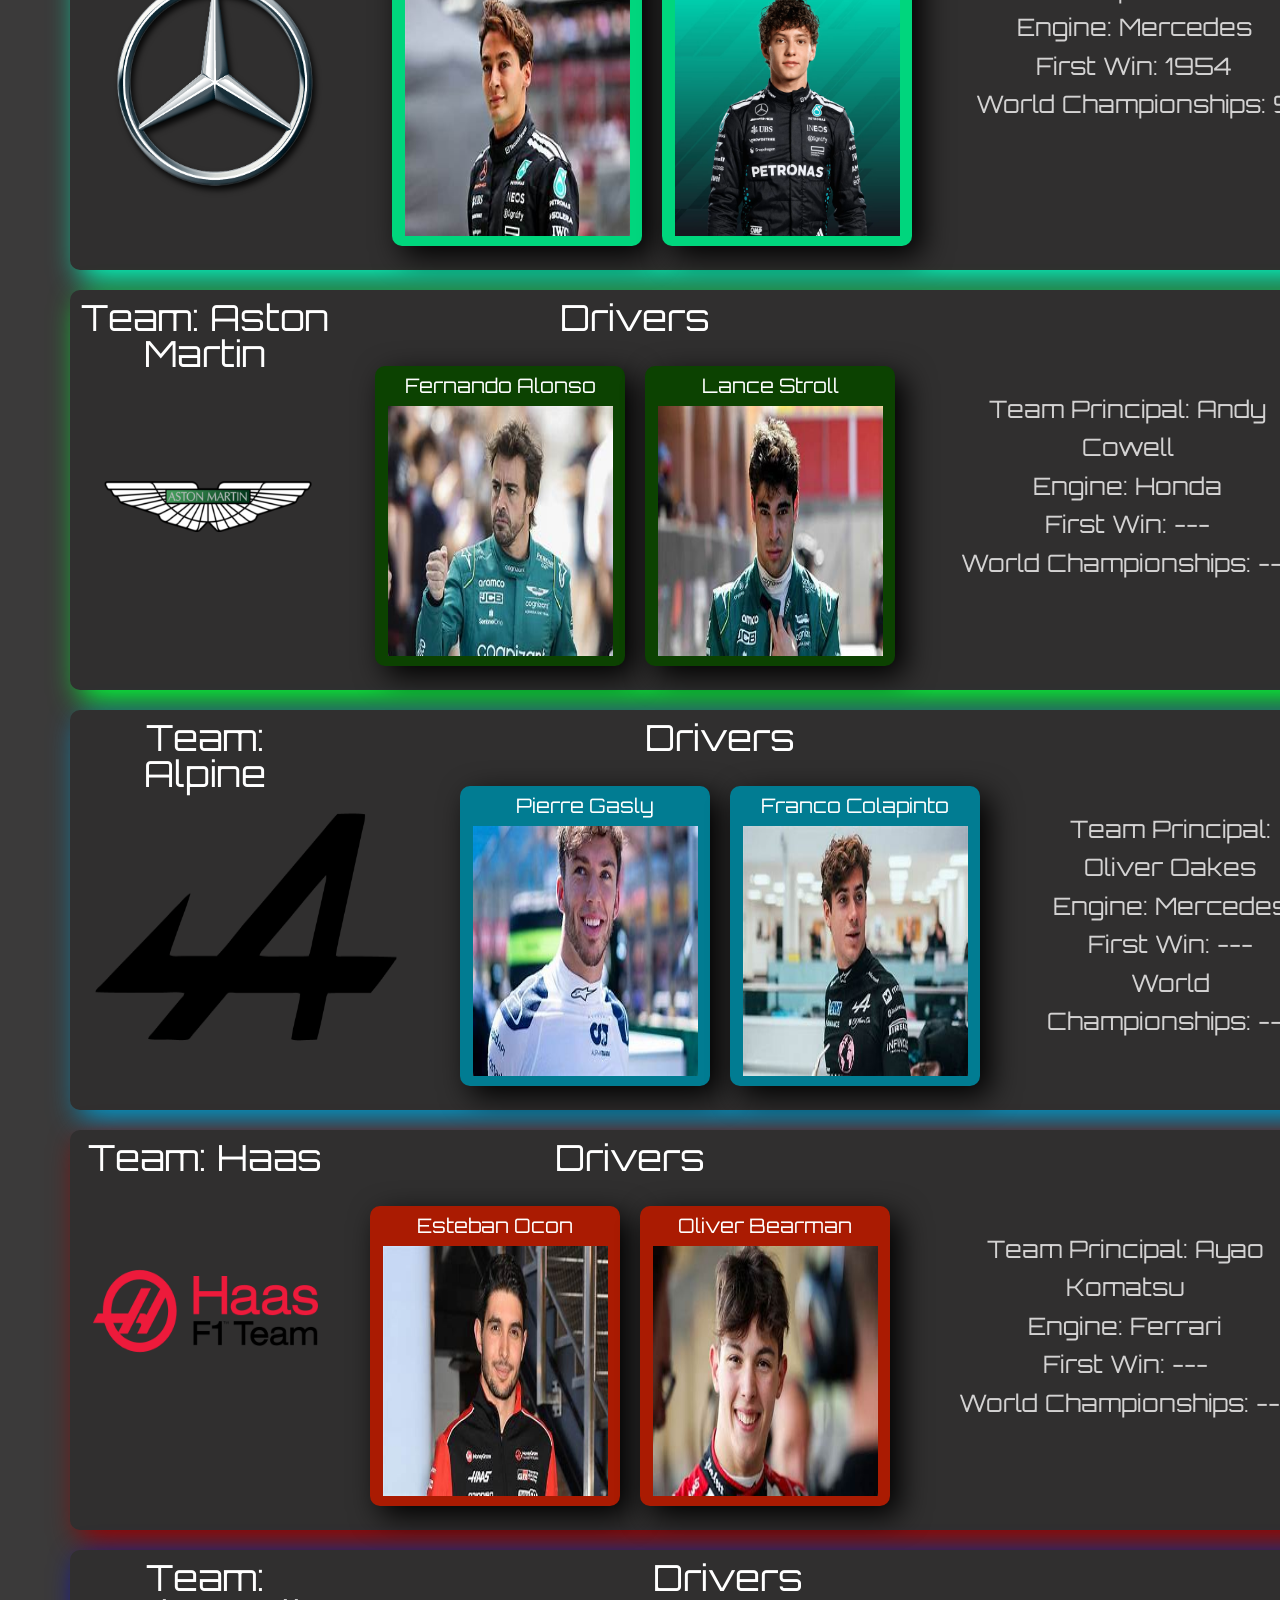
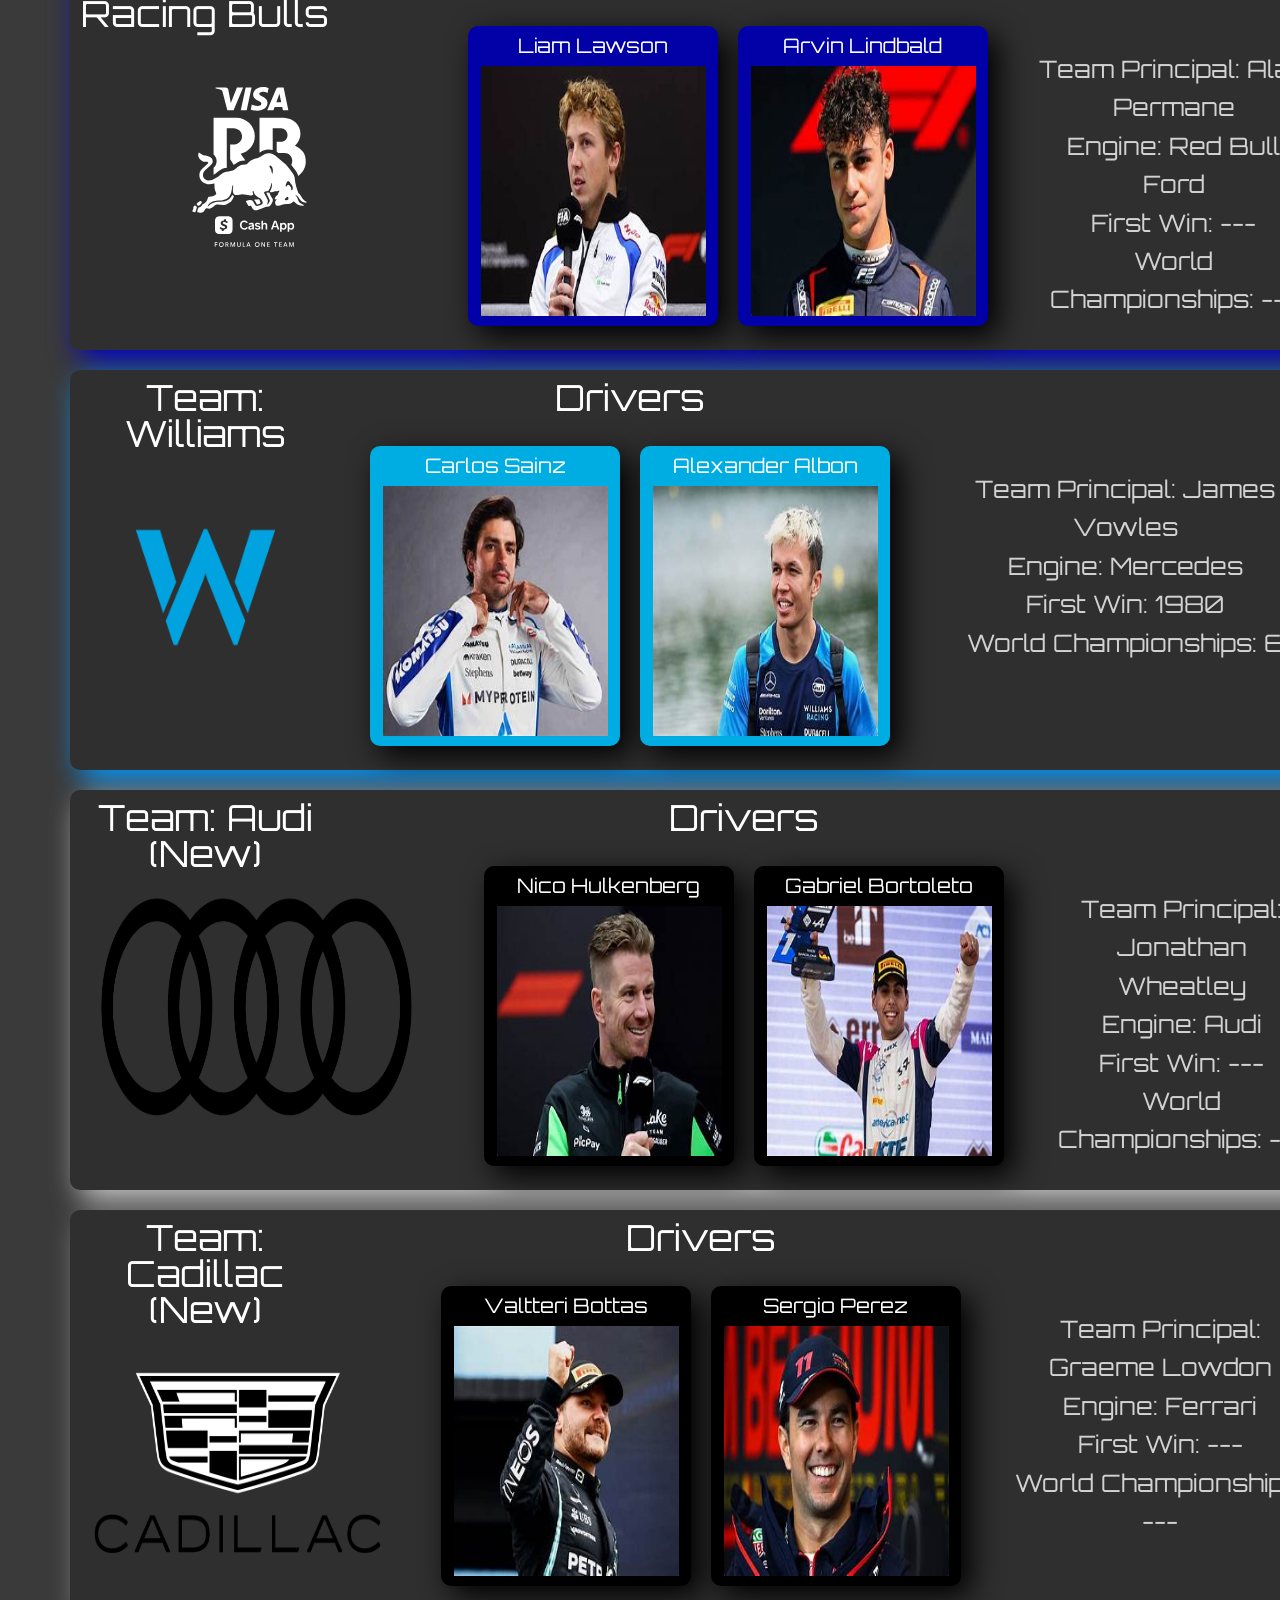
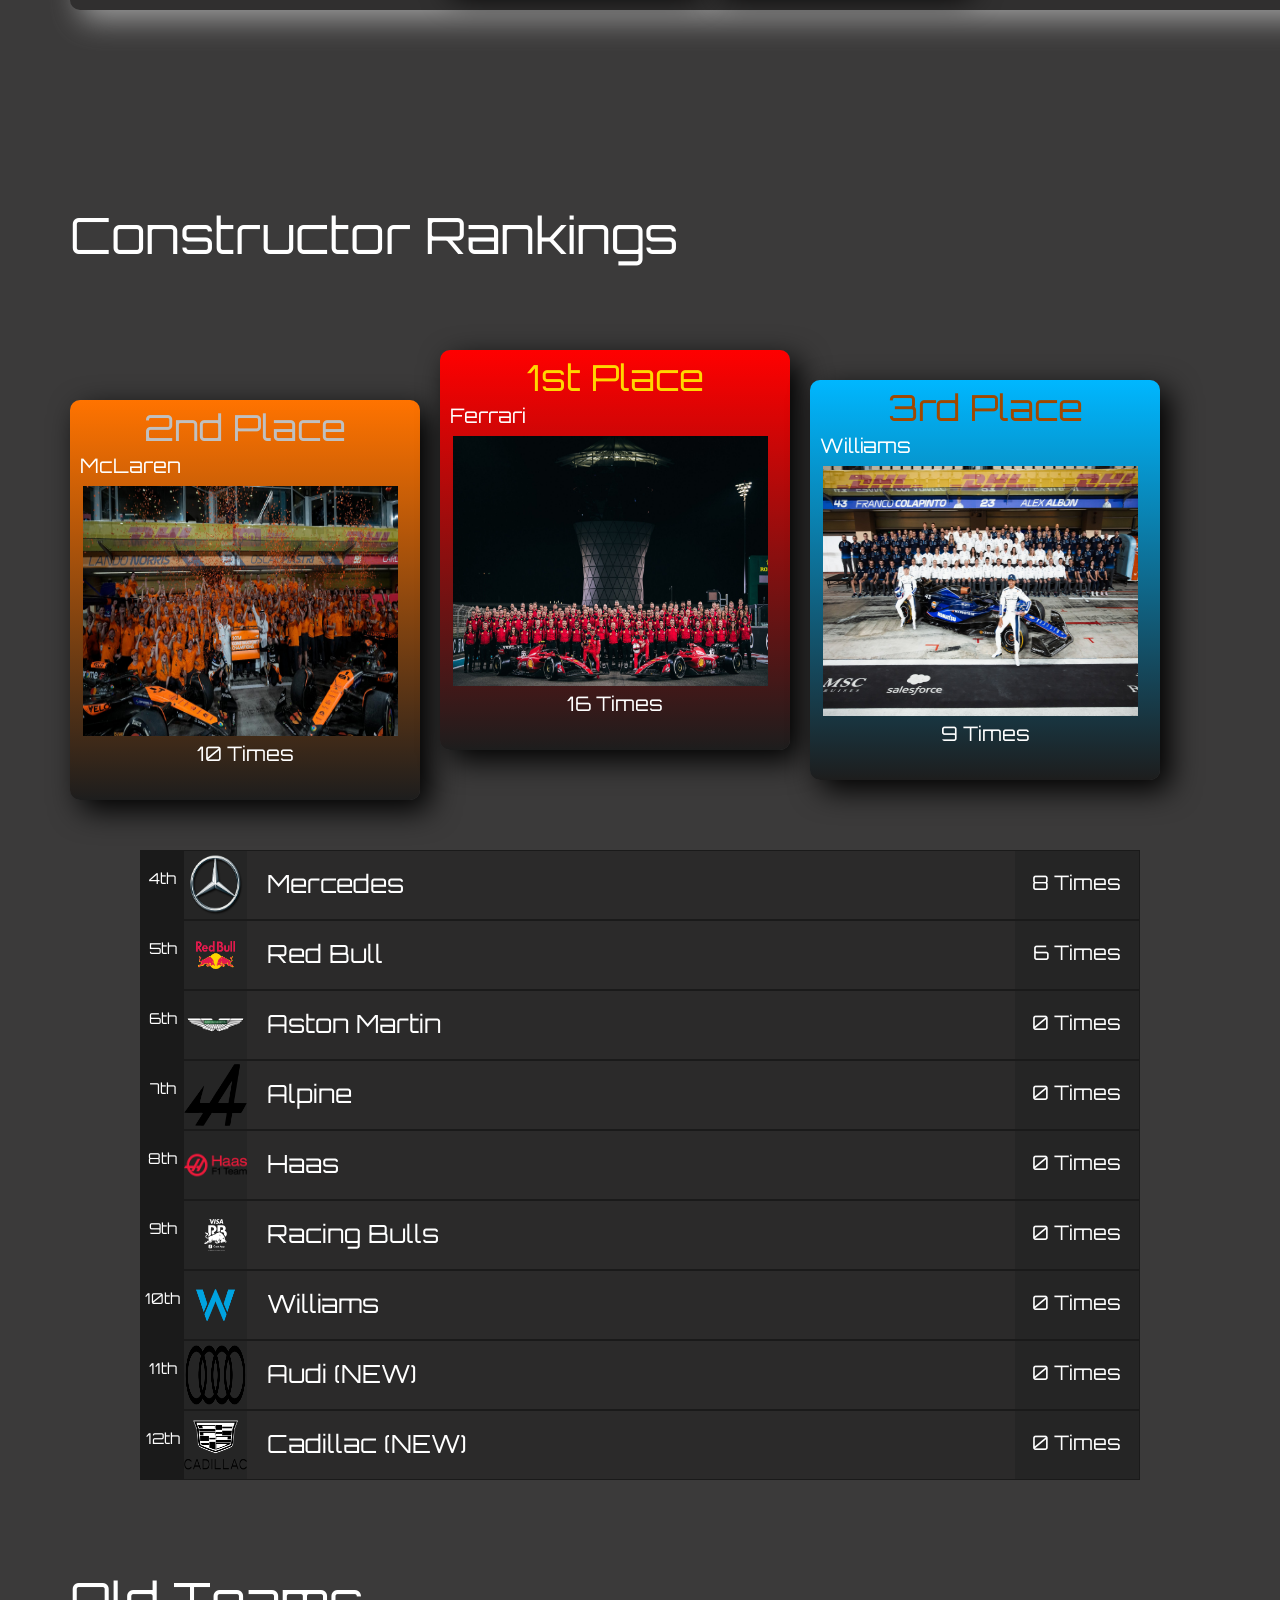
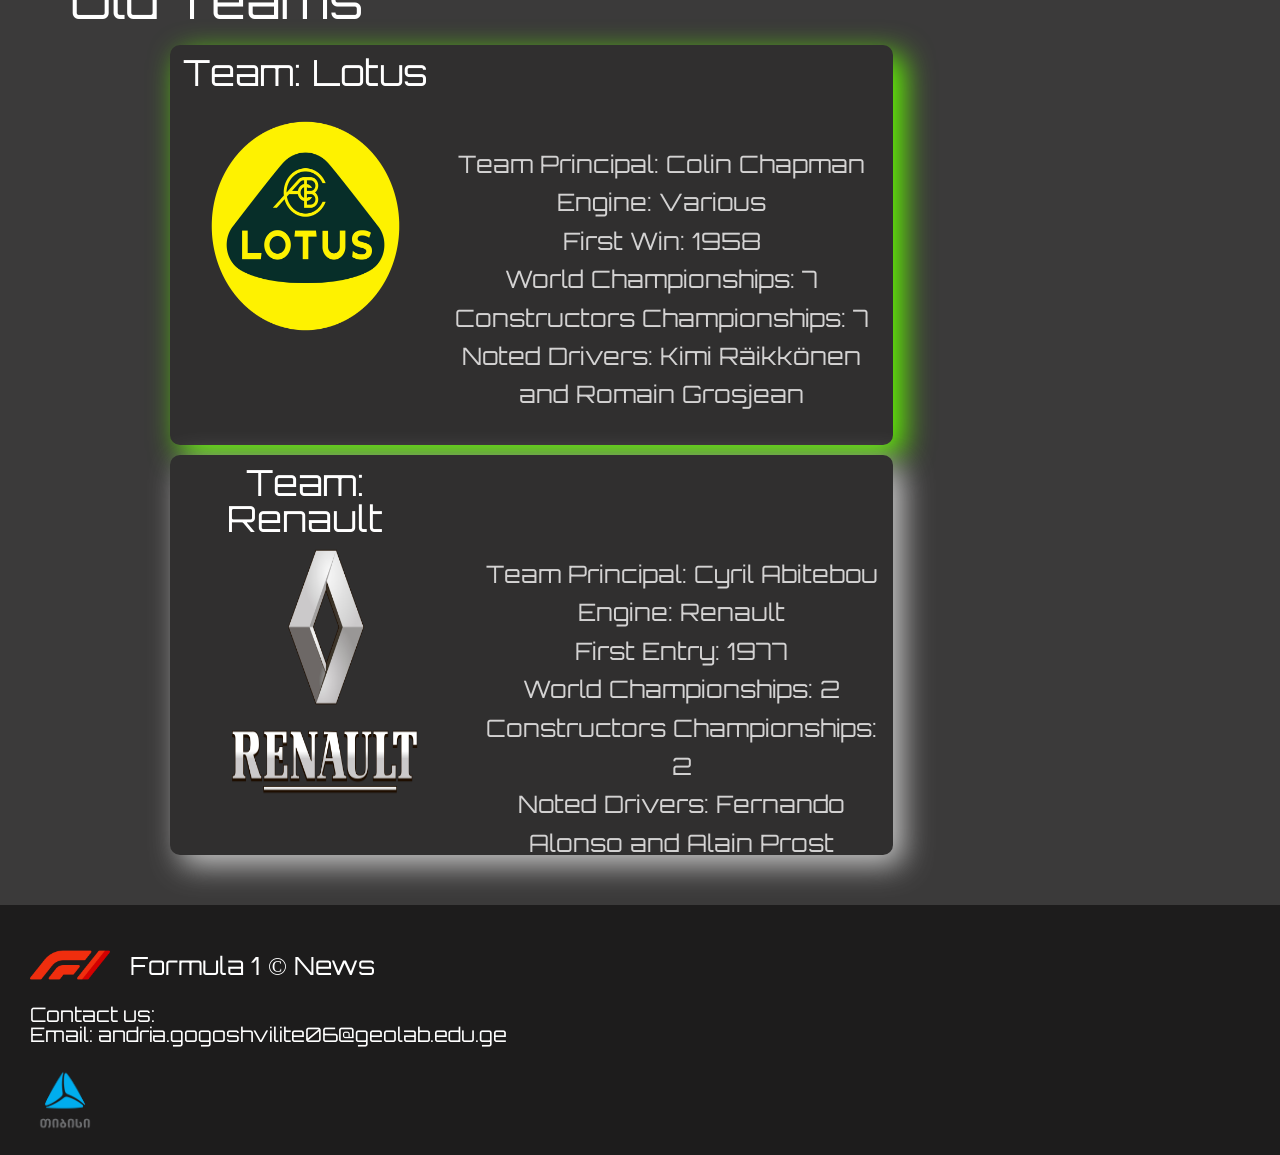
<file: pages/teams.html>
<!DOCTYPE html>
<html>
    <head>
        <title>F1 News</title>

        <meta name="viewport" content="width=device-width, initial-scale=1.0">

        <link rel="stylesheet" href="../Scss/_reset.scss ">
        <link rel="stylesheet" href="../Css/styles.css">
    
        <link rel="preconnect" href="https://fonts.googleapis.com">
        <link rel="preconnect" href="https://fonts.gstatic.com" crossorigin>
        <link href="https://fonts.googleapis.com/css2?family=Orbitron:wght@500&display=swap" rel="stylesheet">
    </head>
    <body>
        <header class="header">
            <nav>
                <div class="navigation">
                    <img class="logo" src="../images/F1 logo.png" alt="">
                    <ul> 
                        <li><a href="../index.html">Home</a></li>
                        <li><a href="about.html" >About</a></li>
                        <li><a href="drivers.html" >Drivers</a></li>
                        <li><a href="#" class="mainpage">Teams</a></li>
                        <li><a href="contact.html" >Contact</a></li>
                    </ul>
                </div>
    
                <input class = "input" type="text" placeholder="Search...">
                <img class="burger" src="../images/burger.webp" alt="">
            </nav>
        </header>
            
        <section class="teams-section">
            <h1>Teams</h1>
            <div class="currentteamscards">
                <div class="t-redbull team-text">
                    <div>
                        <h1>Team: Red Bull</h1>
                        <img src="../images/teams/Red-Bull-Logo.png" alt="">
                    </div>
                    <div>
                        <h2>Drivers</h2>
                        <div class="drivers-team">
                            <div class="d-redbull">
                            <h3>Max Verstappen</h3>
                            <img src="../images/drivers/Maxverstapphen.jpg" alt="">
                            
                        </div>
                        <div class="d-redbull">
                            <h3>Isack Hadjar</h3>
                            <img src="../images/drivers/Isackhadjar.jpg" alt="">
                        </div>
                    </div>
                        
                    </div>
                    <div>
                        <p>Team Principal: Christian Horner
                            <br>
                            Engine: Honda
                            <br>
                            First Win: 2006 
                            <br>
                            World Championships: 6 
                        </p>
                    </div>
                </div>


                <div class="t-ferrari team-text">
                    <div>
                        <h1>Team: Ferrari</h1>
                        <img src="../images/teams/Ferrari-Logo.png" alt="">
                    </div>
                    <div>
                        <h2>Drivers</h2>
                        <div class="drivers-team">
                           <div class="d-ferrari">
                                <h3>Charles Leclerc</h3>
                                <img src="../images/drivers/Charlesleclerc.webp" alt="">
                            </div>
                            <div class="d-ferrari">
                                <h3>Lewis Hamilton</h3>
                                <img src="../images/drivers/Lewishamilton.jpg" alt="">
                            </div>
                    </div>
                        
                    </div>
                    <div>
                        <p>Team Principal: Fred Vasseur
                            <br>
                            Engine: Ferrari
                            <br>
                            First Win: 1952
                            <br>
                            World Championships: 15
                        </p>
                    </div>

                    
                </div>

                <div class="t-mclaren team-text">
                    <div>
                        <h1>Team: McLaren</h1>
                        <img src="../images/teams/McLaren-Logo.png" alt="">
                    </div>
                    <div>
                        <h2>Drivers</h2>
                        <div class="drivers-team">
                           <div class="d-mclaren">
                            <h3>Lando Norris</h3>
                            <img src="../images/drivers/Landonorris.jpg" alt="">
                        </div>
                        <div class="d-mclaren">
                            <h3>Oscar Piastri</h3>
                            <img src="../images/drivers/Oscarpiastri.jpg" alt="">
                        </div>
                        </div>   
                    </div>

                    <div>
                        <p>Team Principal: Andrea Stella
                            <br>
                            Engine: Mercedes
                            <br>
                            First Win: 1974 
                            <br>
                            World Championships: 12
                        </p>
                    </div>
                </div>


                <div class="t-mercedes team-text">
                    <div>
                        <h1>Team: Mercedes</h1>
                        <img src="../images/teams/Mercedes-Logo.png" alt="">
                    </div>
                    <div>
                        <h2>Drivers</h2>
                        <div class="drivers-team">
                        <div class="d-mercedes">
                            <h3>George Russell</h3>
                            <img src="../images/drivers/Georgerussell.jpg" alt=""> 
                        </div>
                        <div class="d-mercedes">
                            <h3>kimi Antonelli</h3>
                            <img src="../images/drivers/Kimiantonelli.avif" alt="">
                        </div>
                        </div>   
                    </div>

                    <div>
                        <p>Team Principal: Toto Wolff
                            <br>
                            Engine: Mercedes
                            <br>
                            First Win: 1954 
                            <br>
                            World Championships: 9
                        </p>
                    </div>
                </div>



                <div class="t-astonmartin team-text">
                    <div>
                        <h1>Team: Aston Martin</h1>
                        <img src="../images/teams/Aston-Martin-Logo.png" alt="">
                    </div>
                    <div>
                        <h2>Drivers</h2>
                        <div class="drivers-team">
                        <div class="d-astonmartin">
                            <h3>Fernando Alonso</h3>
                            <img src="../images/drivers/Fernandoalonso.jpg" alt="">
                        </div>
                        <div class="d-astonmartin">
                            <h3>Lance Stroll</h3>
                            <img src="../images/drivers/Lancestroll.jpg" alt="">
                        </div>
                        </div>   
                    </div>

                    <div>
                        <p>Team Principal: Andy Cowell
                            <br>
                            Engine: Honda
                            <br>
                            First Win: --- 
                            <br>
                            World Championships: ---
                        </p>
                    </div>
                </div>


                <div class="t-alpine team-text">
                    <div>
                        <h1>Team: Alpine</h1>
                        <img src="../images/teams/Alpine-Logo.png" alt="">
                    </div>
                    <div>
                        <h2>Drivers</h2>
                        <div class="drivers-team">
                        <div class="d-alpine">
                            <h3>Pierre Gasly</h3>
                            <img src="../images/drivers/Pierregasly.jpg" alt="">
                        </div>
                        <div class="d-alpine">
                            <h3>Franco Colapinto</h3>
                            <img src="../images/drivers/Francocolapinto.jpg" alt="">
                        </div>
                        </div>   
                    </div>

                    <div>
                        <p>Team Principal: Oliver Oakes
                            <br>
                            Engine: Mercedes
                            <br>
                            First Win: --- 
                            <br>
                            World Championships: ---
                        </p>
                    </div>
                </div>



                <div class="t-haas team-text">
                    <div>
                        <h1>Team: Haas</h1>
                        <img src="../images/teams/Haas-Logo.png" alt="">
                    </div>
                    <div>
                        <h2>Drivers</h2>
                        <div class="drivers-team">
                        <div class="d-haas">
                            <h3>Esteban Ocon</h3>
                            <img src="../images/drivers/Estebanocon.jpg" alt="">
                        </div>
                        <div class="d-haas">
                            <h3>Oliver Bearman</h3>
                            <img src="../images/drivers/Oliverbearman.jpg" alt="">
                        </div>
                        </div>   
                    </div>

                    <div>
                        <p>Team Principal: Ayao Komatsu
                            <br>
                            Engine: Ferrari
                            <br>
                            First Win: --- 
                            <br>
                            World Championships: ---
                        </p>
                    </div>
                </div>


                <div class="t-racing-bulls team-text">
                    <div>
                        <h1>Team: Racing Bulls</h1>
                        <img src="../images/teams/Racing-Bulls-Logo.svg" alt="">
                    </div>
                    <div>
                        <h2>Drivers</h2>
                        <div class="drivers-team">
                        <div class="d-raceingbulls">
                            <h3>Liam Lawson</h3>
                            <img src="../images/drivers/Liamlawson.jpg" alt="">
                        </div>
                        <div class="d-raceingbulls">
                            <h3>Arvin Lindbald</h3>
                            <img src="../images/drivers/Arvinlindblad.jpg" alt="">
                        </div>
                        </div>   
                    </div>

                    <div>
                        <p>Team Principal:  Alan Permane
                            <br>
                            Engine: Red Bull Ford
                            <br>
                            First Win: --- 
                            <br>
                            World Championships: ---
                        </p>
                    </div>
                </div>


                <div class="t-williams team-text">
                    <div>
                        <h1>Team: Williams</h1>
                        <img src="../images/teams/Williams-Logo.png" alt="">
                    </div>
                    <div>
                        <h2>Drivers</h2>
                        <div class="drivers-team">
                        <div class="d-williams">
                            <h3>Carlos Sainz</h3>
                            <img src="../images/drivers/Carlossainz.jpg" alt="">
                        </div>
                        <div class="d-williams">
                            <h3>Alexander Albon</h3>
                            <img src="../images/drivers/Alexanderalbon.jpg" alt="">
                        </div>
                        </div>   
                    </div>

                    <div>
                        <p>Team Principal: James Vowles
                            <br>
                            Engine: Mercedes
                            <br>
                            First Win: 1980
                            <br>
                            World Championships: 6
                        </p>
                    </div>
                </div>


                <div class="t-audi team-text">
                    <div>
                        <h1>Team: Audi (New)</h1>
                        <img src="../images/teams/Audi-Logo.png" alt="">
                    </div>
                    <div>
                        <h2>Drivers</h2>
                        <div class="drivers-team">
                        <div class="d-audi">
                            <h3>Nico Hulkenberg</h3>
                            <img src="../images/drivers/Nicohulkenberg.jpg" alt="">
                        </div>
                        <div class="d-audi">
                            <h3>Gabriel Bortoleto</h3>
                            <img src="../images/drivers/Gabrielbortoleto.jpg" alt="">
                        </div>   
                    </div>
                    </div>

                    <div>
                        <p>Team Principal: Jonathan Wheatley
                            <br>
                            Engine: Audi
                            <br>
                            First Win: --- 
                            <br>
                            World Championships: ---
                        </p>
                    </div>
                </div>



                <div class="t-cadillac team-text">
                    <div>
                        <h1>Team: Cadillac (New)</h1>
                        <img src="../images/teams/Cadillac-Logo.png" alt="">
                    </div>
                    <div>
                        <h2>Drivers</h2>
                        <div class="drivers-team">
                        <div class="d-cadillac">
                    <h3>Valtteri Bottas</h3>
                        <img src="../images/drivers/Valtteribottas.jpg" alt="">
                    </div>
                    <div class="d-cadillac">
                        <h3>Sergio Perez</h3>
                        <img src="../images/drivers/Sergioperez.jpg" alt="">
                    </div>   
                    </div>
                    </div>

                    <div>
                        <p>Team Principal: Graeme Lowdon
                            <br>
                            Engine: Ferrari
                            <br>
                            First Win: --- 
                            <br>
                            World Championships: ---
                        </p>
                    </div>
                </div>

                </div>
        </section>

        <section class="cchampionship">
            <h1>Constructor Rankings</h1>
            <div class="c-top3">
                
                <div class="c-mclaren">
                   <h2 style="color: silver;">2nd Place </h2> 
                   <h3>McLaren</h3>
                   <img src="../images/teams/Mclaren team.jpg" alt=""> 
                    <h4>10 Times</h4>
                </div>
                <div class="c-ferrari">
                    <h2 style="color: gold;">1st Place</h2>
                    <h3>Ferrari</h3>
                    <img src="../images/teams/Ferrari-team.jpg" alt="">
                    <h4>16 Times</h4>
                </div>
                <div class="c-williams">
                    <h2 style="color: rgb(160, 72, 0);">3rd Place</h2>
                    <h3>Williams</h3>
                    <img src="../images/teams/Williams-team.jpg" alt="">
                    <h4>9 Times</h4>
                </div>
            </div>
        </section>
        <section class="ccrankings">
            <div class="rankings-container">
                <div class="t-ranks">
                    <div class="t-ranks-rank">
                        <h3>4th</h3>
                    </div>
                    <div class="t-ranks-logo">
                        <img src="../images/teams/Mercedes-Logo.png" alt="">
                    </div>
                    <h1>Mercedes</h1>
                    <div class="t-ranks-text">
                        <h2>8 Times</h2>
                    </div>
                </div>

                <div class="t-ranks">
                    <div class="t-ranks-rank">
                        <h3>5th</h3>
                    </div>
                    <div class="t-ranks-logo">
                        <img src="../images/teams/Red-Bull-Logo.png" alt="">
                    </div>
                    <h1>Red Bull</h1>
                    <div class="t-ranks-text">
                        <h2>6 Times</h2>
                    </div>
                </div>

                <div class="t-ranks">
                    <div class="t-ranks-rank">
                        <h3>6th</h3>
                    </div>
                    <div class="t-ranks-logo">
                        <img src="../images/teams/Aston-Martin-Logo.png" alt="">
                    </div>
                    <h1>Aston Martin</h1>
                    <div class="t-ranks-text">
                        <h2>0 Times</h2>
                    </div>
                </div>


                <div class="t-ranks">
                    <div class="t-ranks-rank">
                        <h3>7th</h3>
                    </div>
                    <div class="t-ranks-logo">
                        <img src="../images/teams/Alpine-Logo.png" alt="">
                    </div>
                    <h1>Alpine</h1>
                    <div class="t-ranks-text">
                        <h2>0 Times</h2>
                    </div>
                </div>

                <div class="t-ranks">
                    <div class="t-ranks-rank">
                        <h3>8th</h3>
                    </div>
                    <div class="t-ranks-logo">
                        <img src="../images/teams/Haas-Logo.png" alt="">
                    </div>
                    <h1>Haas</h1>
                    <div class="t-ranks-text">
                        <h2>0 Times</h2>
                    </div>
                </div>


                <div class="t-ranks">
                    <div class="t-ranks-rank">
                        <h3>9th</h3>
                    </div>
                    <div class="t-ranks-logo">
                        <img src="../images/teams/Racing-Bulls-Logo.svg" alt="">
                    </div>
                    <h1>Racing Bulls</h1>
                    <div class="t-ranks-text">
                        <h2>0 Times</h2>
                    </div>
                </div>

                <div class="t-ranks">
                    <div class="t-ranks-rank">
                        <h3>10th</h3>
                    </div>
                    <div class="t-ranks-logo">
                        <img src="../images/teams/Williams-Logo.png" alt="">
                    </div>
                    <h1>Williams</h1>
                    <div class="t-ranks-text">
                        <h2>0 Times</h2>
                    </div>
                </div>


                <div class="t-ranks">
                    <div class="t-ranks-rank">
                        <h3>11th</h3>
                    </div>
                    <div class="t-ranks-logo">
                        <img src="../images/teams/Audi-Logo.png" alt="">
                    </div>
                    <h1>Audi (NEW)</h1>
                    <div class="t-ranks-text">
                        <h2>0 Times</h2>
                    </div>
                </div>


                <div class="t-ranks">
                    <div class="t-ranks-rank">
                        <h3>12th</h3>
                    </div>
                    <div class="t-ranks-logo">
                        <img src="../images/teams/Cadillac-Logo.png" alt="">
                    </div>
                    <h1>Cadillac (NEW)</h1>
                    <div class="t-ranks-text">
                        <h2>0 Times</h2>
                    </div>
                </div>
               </div>
        </section>
        <section class="old-teams">
            <h1>Old Teams</h1>
            <div>
            <div class="t-lotus team-text">
                <div>
                    <h1>Team: Lotus</h1>
                    <img src="../images/teams/Lotus-Logo.png" alt="">  
                    </div>
                <div>
                    <p>Team Principal: Colin Chapman
                        <br>
                        Engine: Various
                        <br>
                        First Win: 1958 
                        <br>
                        World Championships: 7
                        <br>
                        Constructors Championships: 7
                        <br>
                        Noted Drivers: Kimi Räikkönen and Romain Grosjean
                    </p>
            </div>
            </div>


            <div class="t-renault team-text">
                <div>
                    <h1>Team: Renault</h1>
                    <img src="../images/teams/Renault-Logo.png" alt="">  
                    </div>
                <div>
                    <p>Team Principal: Cyril Abitebou
                        <br>
                        Engine: Renault
                        <br>
                        First Entry: 1977 
                        <br>
                        World Championships: 2
                        <br>
                        Constructors Championships: 2
                        <br>
                        Noted Drivers: Fernando Alonso and Alain Prost
                    </p>
            </div>
            </div>
        </section>
        
        <footer class="footer">
            <div class="fdiv">
                <img src="../images/F1 logo.png" alt="">
                <h1>Formula 1 © News</h1>
            </div>
            <div class="contact">
                <h2>Contact us:</h2>
                <h3>Email:<a href="https://andria.gogoshvilite06@geolab.edu.ge"> andria.gogoshvilite06@geolab.edu.ge </a>
           </div>
           <div class="edu">
                <a href="https://tbcbank.ge/ka/tbc-education"><img src="../images/tbc-logo.png" alt=""></a>
           </div>
        </footer>
    </body>
</html>
</file>
<file: Css/styles.css>
html, body, div, span, applet, object, iframe,
h1, h2, h3, h4, h5, h6, p, blockquote, pre,
a, abbr, acronym, address, big, cite, code,
del, dfn, em, img, ins, kbd, q, s, samp,
small, strike, strong, sub, sup, tt, var,
b, u, i, center,
dl, dt, dd, ol, ul, li,
fieldset, form, label, legend,
table, caption, tbody, tfoot, thead, tr, th, td,
article, aside, canvas, details, embed,
figure, figcaption, footer, header, hgroup,
menu, nav, output, ruby, section, summary,
time, mark, audio, video {
  margin: 0;
  padding: 0;
  border: 0;
  font-size: 100%;
  font: inherit;
  vertical-align: baseline;
}

/* HTML5 display-role reset for older browsers */
article, aside, details, figcaption, figure,
footer, header, hgroup, menu, nav, section {
  display: block;
}

body {
  line-height: 1;
}

ol, ul {
  list-style: none;
}

blockquote, q {
  quotes: none;
}

blockquote:before, blockquote:after,
q:before, q:after {
  content: "";
  content: none;
}

table {
  border-collapse: collapse;
  border-spacing: 0;
}

* {
  box-sizing: border-box;
}

a {
  text-decoration: none;
}

@media only screen and (max-width: 1440px) {
  body {
    background-color: rgb(59, 58, 58);
    width: 100%;
  }
  ::-webkit-scrollbar {
    width: 10px;
    background: rgb(44, 44, 44);
  }
  ::-webkit-scrollbar-thumb {
    background: red;
    border-radius: 10px;
  }
  header {
    width: 100%;
    height: 110px;
    background-color: rgb(44, 44, 44);
    position: fixed;
    padding-right: 100px;
    z-index: 2;
  }
  .logo {
    width: 80px;
    height: 80px;
    vertical-align: top;
    background-color: rgb(44, 44, 44);
  }
  .mainpage {
    color: red;
  }
  .navigation {
    display: flex;
    gap: 20px;
  }
  .dropdown {
    display: none;
  }
  nav {
    display: flex;
    justify-content: space-between;
    align-items: center;
    padding-top: 20px;
    padding-left: 20px;
  }
  nav ul {
    display: flex;
    vertical-align: middle;
    gap: 40px;
  }
  nav li {
    vertical-align: middle;
    margin-top: 27px;
  }
  nav li a:hover {
    border-bottom: 2px solid red;
    font-size: 30px;
    transition: ease-in-out 0.5s;
  }
  nav a {
    text-decoration: none;
    color: rgb(0, 0, 0);
    font-size: 25px;
    font-family: "Orbitron";
  }
  nav input {
    margin-left: 200px;
    height: 50px;
    width: 200px;
    border: none;
    border-radius: 20px;
    background-color: rgb(59, 58, 58);
    transition: ease-in-out 0.5s;
    background-position: center;
  }
  nav input:focus {
    margin-left: 100px;
    height: 50px;
    width: 300px;
    outline: none;
    background-image: url("../images/search.png");
    background-repeat: no-repeat;
    background-size: 30px;
    background-position: 10px center;
    padding: 10px 50px;
  }
  .burger {
    width: 90px;
    height: 90px;
    display: none;
  }
  .section1 {
    padding-top: 120px;
    padding-left: 70px;
    padding-right: 70px;
    padding-bottom: 10px;
  }
  .simage img {
    margin-left: 5px;
    width: 100%;
    height: 700px;
    margin-top: 90px;
    border-radius: 15px;
    border: 5px solid rgb(255, 0, 0);
    box-shadow: 10px 10px 30px rgb(0, 0, 0);
  }
  .simage h1 {
    position: absolute;
    z-index: 1;
    margin-top: 70px;
    top: 100px;
    width: 90%;
    color: white;
    text-shadow: 10px 10px 20px rgb(3, 0, 0);
    font-size: 60px;
    text-align: center;
    font-family: "Orbitron";
  }
  .section2 {
    padding: 0px 70px;
    margin-top: 50px;
  }
  .s2div h1 {
    color: white;
    font-size: 50px;
    text-align: start;
    font-family: "Orbitron";
  }
  .section3 {
    padding: 0px 70px;
    margin-top: 50px;
  }
  .cards {
    display: flex;
    gap: 30px;
    margin-top: 30px;
    justify-content: center;
  }
  .card1 {
    width: 350px;
    height: 420px;
    background-image: linear-gradient(to bottom, rgb(29, 29, 29), rgb(255, 115, 0));
    border-radius: 10px;
    box-shadow: 20px 20px 30px rgb(0, 0, 0);
  }
  .card1 img {
    margin-top: 10px;
    margin-left: 18px;
    width: 90%;
    height: 250px;
  }
  .card1 h1 {
    color: rgb(255, 94, 0);
    font-size: 40px;
    text-align: center;
    font-family: "Orbitron";
  }
  .card1 h2 {
    color: rgb(189, 189, 189);
    font-size: 25px;
    font-family: "Orbitron";
    margin-top: 10px;
    padding-left: 15px;
    text-align: left;
  }
  .card1 h3 {
    color: rgb(255, 255, 255);
    margin-top: 5px;
    font-size: 20px;
    font-family: "Orbitron";
    padding-left: 15px;
    text-align: left;
    position: absolute;
  }
  .card2 {
    width: 500px;
    height: 420px;
    background-image: linear-gradient(to bottom, rgb(29, 29, 29), rgb(255, 115, 0));
    border-radius: 10px;
    box-shadow: 20px 20px 30px rgb(0, 0, 0);
  }
  .card2 h1 {
    color: rgb(255, 94, 0);
    font-size: 42px;
    text-align: center;
    font-family: "Orbitron";
  }
  .card2 h2 {
    color: rgb(189, 189, 189);
    font-size: 25px;
    font-family: "Orbitron";
    margin-top: 10px;
    padding-left: 15px;
    text-align: left;
  }
  .card2 img {
    margin-top: 10px;
    margin-left: 24px;
    width: 90%;
    height: 250px;
  }
  .card3 {
    width: 350px;
    height: 420px;
    background-image: linear-gradient(to bottom, rgb(29, 29, 29), rgb(0, 238, 255));
    border-radius: 10px;
    box-shadow: 20px 20px 30px rgb(0, 0, 0);
  }
  .card3 img {
    margin-top: 10px;
    margin-left: 18px;
    width: 90%;
    height: 260px;
  }
  .card3 h1 {
    color: rgb(0, 255, 221);
    font-size: 40px;
    text-align: center;
    font-family: "Orbitron";
  }
  .card3 h2 {
    color: rgb(255, 255, 255);
    font-size: 25px;
    font-family: "Orbitron";
    margin-top: 5px;
    padding-left: 15px;
    text-align: left;
  }
  .card3 h3 {
    color: rgb(255, 255, 255);
    margin-top: 5px;
    font-size: 20px;
    font-family: "Orbitron";
    padding-left: 15px;
    text-align: left;
    position: absolute;
  }
  .section4 {
    padding: 0px 70px;
    margin-top: 50px;
    margin-bottom: 50px;
  }
  .s4div h1 {
    color: white;
    font-size: 50px;
    text-align: start;
    font-family: "Orbitron";
  }
  .Grid img {
    margin-top: 30px;
    width: 100%;
    border-radius: 15px;
    border: 4px solid rgb(4, 52, 83);
    box-shadow: 10px 10px 30px rgb(0, 0, 0);
  }
  .section5 {
    padding: 70px;
  }
  .ptitle h1 {
    color: white;
    font-size: 50px;
    text-align: start;
    font-family: "Orbitron";
  }
  .pictures {
    margin-top: 30px;
    display: flex;
    gap: 20px;
    justify-content: center;
    flex-wrap: wrap;
  }
  .apictures {
    box-shadow: 10px 10px 30px rgb(0, 0, 0);
  }
  .picture1 {
    width: 400px;
    height: 220px;
  }
  .picture4 {
    width: 380px;
    height: 220px;
  }
  .picture5 {
    width: 380px;
    height: 220px;
  }
  .footer {
    background-color: rgb(29, 28, 28);
    margin-top: 50px;
    height: 250px;
    width: 100%;
    padding: 20px 30px;
  }
  .fdiv {
    display: flex;
    gap: 20px;
    align-items: center;
  }
  .fdiv img {
    width: 80px;
    height: 80px;
    vertical-align: top;
    background-color: rgb(29, 28, 28);
  }
  .fdiv h1 {
    color: white;
    font-size: 25px;
    font-family: "Orbitron";
  }
  .contact {
    color: white;
    font-size: 20px;
    font-family: "Orbitron";
  }
  .contact a {
    text-decoration: none;
    font-size: 20px;
    color: white;
  }
  .edu {
    margin: 0 0px;
  }
  .edu img {
    margin-top: 20px;
    width: 70px;
    height: 70px;
  }
  .about {
    padding-top: 120px;
    padding-left: 70px;
    padding-right: 70px;
  }
  .about1 {
    margin-top: 20px;
    padding-left: 70px;
    padding-right: 70px;
  }
  .aboutdiv h1 {
    color: white;
    font-size: 50px;
    text-align: start;
    font-family: "Orbitron";
  }
  .aboutdiv p {
    color: rgb(211, 210, 210);
    padding-left: 10px;
    height: 80px;
    font-size: 20px;
    text-align: start;
    font-family: "Orbitron";
    margin-top: 20px;
    line-height: 1.6;
    border: solid 2px rgb(255, 0, 0);
  }
  .aboutdiv1 h1 {
    color: rgb(255, 0, 0);
    font-size: 50px;
    text-align: start;
    font-family: "Orbitron";
  }
  .aboutdiv1 p {
    color: rgb(211, 210, 210);
    padding-left: 10px;
    height: 40px;
    font-size: 20px;
    text-align: start;
    font-family: "Orbitron";
    margin-top: 20px;
    line-height: 1.6;
    border: solid 2px rgb(255, 0, 0);
  }
  .drivers {
    padding-top: 120px;
    padding-left: 70px;
    padding-right: 70px;
  }
  .drivers h1 {
    color: white;
    font-size: 50px;
    text-align: start;
    font-family: "Orbitron";
  }
  .drivercards {
    margin-top: 30px;
    display: flex;
    gap: 20px;
    justify-content: center;
    flex-wrap: wrap;
  }
  .drivercards h1 {
    color: white;
    font-size: 25px;
    text-align: center;
    font-family: "Orbitron";
    margin-top: 10px;
  }
  .drivercards h2 {
    color: white;
    font-size: 20px;
    text-align: center;
    font-family: "Orbitron";
    margin-top: 5px;
  }
  .drivercards h3 {
    color: white;
    font-size: 21px;
    text-align: center;
    font-family: "Orbitron";
    margin-top: 5px;
  }
  .drivercards img {
    margin-left: 13px;
    margin-top: 10px;
    width: 90%;
    height: 200px;
  }
  .d-redbull {
    width: 250px;
    height: 300px;
    background-color: rgb(0, 0, 85);
    border-radius: 10px;
    box-shadow: 10px 10px 30px rgb(0, 0, 0);
  }
  .d-ferrari {
    width: 250px;
    height: 300px;
    background-color: rgb(236, 1, 1);
    border-radius: 10px;
    box-shadow: 10px 10px 30px rgb(0, 0, 0);
  }
  .d-mclaren {
    width: 250px;
    height: 300px;
    background-color: rgb(255, 102, 0);
    border-radius: 10px;
    box-shadow: 10px 10px 30px rgb(0, 0, 0);
  }
  .d-mercedes {
    width: 250px;
    height: 300px;
    background-color: rgb(0, 214, 125);
    border-radius: 10px;
    box-shadow: 10px 10px 30px rgb(0, 0, 0);
  }
  .d-astonmartin {
    width: 250px;
    height: 300px;
    background-color: rgb(12, 66, 1);
    border-radius: 10px;
    box-shadow: 10px 10px 30px rgb(0, 0, 0);
  }
  .d-alpine {
    width: 250px;
    height: 300px;
    background-color: rgb(1, 124, 146);
    border-radius: 10px;
    box-shadow: 10px 10px 30px rgb(0, 0, 0);
  }
  .d-haas {
    width: 250px;
    height: 300px;
    background-color: rgb(170, 27, 2);
    border-radius: 10px;
    box-shadow: 10px 10px 30px rgb(0, 0, 0);
  }
  .d-raceingbulls {
    width: 250px;
    height: 300px;
    background-color: rgb(1, 1, 167);
    border-radius: 10px;
    box-shadow: 10px 10px 30px rgb(0, 0, 0);
  }
  .d-williams {
    width: 250px;
    height: 300px;
    background-color: rgb(0, 173, 226);
    border-radius: 10px;
    box-shadow: 10px 10px 30px rgb(0, 0, 0);
  }
  .d-audi {
    width: 250px;
    height: 300px;
    background-color: rgb(0, 0, 0);
    border-radius: 10px;
    box-shadow: 10px 10px 30px rgb(0, 0, 0);
  }
  .d-cadillac {
    width: 250px;
    height: 300px;
    background-color: rgb(0, 0, 0);
    border-radius: 10px;
    box-shadow: 10px 10px 30px rgb(0, 0, 0);
  }
  .legend {
    width: 250px;
    height: 300px;
    border-radius: 10px;
    box-shadow: 10px 10px 30px rgb(0, 0, 0);
  }
  .worldchampion {
    width: 250px;
    height: 300px;
    border-radius: 10px;
    box-shadow: 10px 10px 30px rgb(0, 0, 0);
  }
  .nickname {
    width: 250px;
    height: 300px;
    border-radius: 10px;
    box-shadow: 10px 10px 30px rgb(0, 0, 0);
  }
  .teams-section {
    padding-top: 120px;
    padding-left: 70px;
    padding-right: 70px;
  }
  .teams-section h1 {
    color: white;
    font-size: 50px;
    text-align: left;
    font-family: "Orbitron";
    margin-top: 10px;
  }
  .currentteamscards {
    margin-top: 30px;
    display: flex;
    gap: 20px;
    flex-direction: column;
  }
  .old-teams {
    margin-top: 100px;
    padding-left: 70px;
    padding-right: 70px;
  }
  .old-teams1 {
    display: flex;
    flex-direction: column;
    justify-items: center;
    gap: 10px;
  }
  .old-teams h1 {
    color: white;
    font-size: 50px;
    text-align: left;
    font-family: "Orbitron";
    margin-top: 10px;
  }
  .team-text h1 {
    color: white;
    font-size: 36px;
    text-align: center;
    font-family: "Orbitron";
    margin-top: 10px;
    width: 250px;
  }
  .team-text h2 {
    color: white;
    font-size: 36px;
    text-align: center;
    font-family: "Orbitron";
    margin-top: 10px;
    width: 600px;
  }
  .team-text h3 {
    color: white;
    font-size: 20px;
    text-align: center;
    font-family: "Orbitron";
    margin-top: 10px;
  }
  .team-text p {
    color: rgb(211, 210, 210);
    padding-left: 10px;
    font-size: 24px;
    text-align: center;
    font-family: "Orbitron";
    margin-top: 100px;
    line-height: 1.6;
  }
  .team-text img {
    margin-left: 13px;
    margin-top: 10px;
    width: 90%;
    height: 250px;
  }
  .drivers-team {
    display: flex;
    gap: 20px;
    justify-content: center;
    margin-top: 30px;
  }
  .t-redbull {
    width: 1250px;
    height: 400px;
    padding: 0 10px;
    background-color: rgb(48, 47, 47);
    border-radius: 10px;
    box-shadow: 10px 10px 30px rgb(0, 81, 255);
    display: flex;
  }
  .t-ferrari {
    width: 1250px;
    height: 400px;
    padding: 0 10px;
    background-color: rgb(48, 47, 47);
    border-radius: 10px;
    box-shadow: 10px 10px 30px rgb(255, 0, 0);
    display: flex;
  }
  .t-mclaren {
    width: 1250px;
    height: 400px;
    padding: 0 10px;
    background-color: rgb(48, 47, 47);
    border-radius: 10px;
    box-shadow: 10px 10px 30px rgb(255, 102, 0);
    display: flex;
  }
  .t-mercedes {
    width: 1250px;
    height: 400px;
    padding: 0 10px;
    background-color: rgb(48, 47, 47);
    border-radius: 10px;
    box-shadow: 10px 10px 30px rgb(0, 255, 191);
    display: flex;
  }
  .t-astonmartin {
    width: 1250px;
    height: 400px;
    padding: 0 10px;
    background-color: rgb(48, 47, 47);
    border-radius: 10px;
    box-shadow: 10px 10px 30px rgb(0, 255, 55);
    display: flex;
  }
  .t-alpine {
    width: 1250px;
    height: 400px;
    padding: 0 10px;
    background-color: rgb(48, 47, 47);
    border-radius: 10px;
    box-shadow: 10px 10px 30px rgb(0, 153, 204);
    display: flex;
  }
  .t-haas {
    width: 1250px;
    height: 400px;
    padding: 0 10px;
    background-color: rgb(48, 47, 47);
    border-radius: 10px;
    box-shadow: 10px 10px 30px rgb(155, 0, 0);
    display: flex;
  }
  .t-racing-bulls {
    width: 1250px;
    height: 400px;
    padding: 0 10px;
    background-color: rgb(48, 47, 47);
    border-radius: 10px;
    box-shadow: 10px 10px 30px rgb(0, 0, 204);
    display: flex;
  }
  .t-williams {
    width: 1250px;
    height: 400px;
    padding: 0 10px;
    background-color: rgb(48, 47, 47);
    border-radius: 10px;
    box-shadow: 10px 10px 30px rgb(0, 153, 255);
    display: flex;
  }
  .t-audi {
    width: 1250px;
    height: 400px;
    padding: 0 10px;
    background-color: rgb(48, 47, 47);
    border-radius: 10px;
    box-shadow: 10px 10px 30px rgb(204, 204, 204);
    display: flex;
  }
  .t-cadillac {
    width: 1250px;
    height: 400px;
    padding: 0 10px;
    background-color: rgb(48, 47, 47);
    border-radius: 10px;
    box-shadow: 10px 10px 30px rgb(156, 156, 156);
    display: flex;
  }
  .t-lotus {
    margin-top: 20px;
    margin-left: 100px;
    width: 723px;
    height: 400px;
    padding: 0 10px;
    background-color: rgb(48, 47, 47);
    border-radius: 10px;
    box-shadow: 10px 10px 30px rgb(102, 255, 0);
    display: flex;
  }
  .t-renault {
    margin-top: 10px;
    margin-left: 100px;
    width: 723px;
    height: 400px;
    padding: 0 10px;
    background-color: rgb(48, 47, 47);
    border-radius: 10px;
    box-shadow: 10px 10px 30px rgb(199, 199, 199);
    display: flex;
  }
  .cchampionship {
    padding: 0 70px;
    margin-top: 200px;
    margin-bottom: 50px;
    justify-items: center;
  }
  .cchampionship h1 {
    color: white;
    font-size: 50px;
    text-align: left;
    font-family: "Orbitron";
    margin-top: 10px;
  }
  .c-top3 {
    margin-top: 90px;
    display: flex;
    gap: 20px;
  }
  .c-top3 h2 {
    color: white;
    font-size: 36px;
    text-align: center;
    font-family: "Orbitron";
    margin-top: 10px;
  }
  .c-top3 h3 {
    color: white;
    font-size: 20px;
    text-align: left;
    font-family: "Orbitron";
    margin-top: 10px;
    margin-left: 10px;
  }
  .c-top3 h4 {
    color: white;
    font-size: 20px;
    text-align: center;
    font-family: "Orbitron";
    margin-top: 5px;
  }
  .c-top3 img {
    margin-left: 13px;
    margin-top: 10px;
    width: 90%;
    height: 250px;
  }
  .c-mclaren {
    width: 350px;
    height: 400px;
    background-image: linear-gradient(to top, rgb(29, 29, 29), rgb(255, 115, 0));
    border-radius: 10px;
    box-shadow: 10px 10px 30px rgb(0, 0, 0);
    margin-top: 50px;
  }
  .c-ferrari {
    width: 350px;
    height: 400px;
    background-image: linear-gradient(to top, rgb(29, 29, 29), rgb(255, 0, 0));
    border-radius: 10px;
    box-shadow: 10px 10px 30px rgb(0, 0, 0);
  }
  .c-williams {
    width: 350px;
    height: 400px;
    background-image: linear-gradient(to top, rgb(29, 29, 29), rgb(0, 183, 255));
    border-radius: 10px;
    box-shadow: 10px 10px 30px rgb(0, 0, 0);
    margin-top: 30px;
  }
  .ccrankings {
    display: flex;
    justify-content: center;
    padding: 0px 140px;
    margin-top: 50px;
    margin-bottom: 50px;
  }
  .rankings-container {
    width: 1000px;
    height: 625px;
    background-color: rgb(44, 44, 44);
  }
  .t-ranks {
    width: 1000px;
    height: 70px;
    background-color: rgb(43, 42, 42);
    border: 1px solid rgb(26, 26, 26);
    display: flex;
    z-index: 1;
  }
  .t-ranks h1 {
    color: white;
    width: 400px;
    font-size: 25px;
    font-family: "Orbitron";
    margin-left: 20px;
    margin-top: 20px;
  }
  .t-ranks h2 {
    color: white;
    font-size: 20px;
    text-align: center;
    vertical-align: middle;
    font-family: "Orbitron";
    margin-top: 22px;
  }
  .t-ranks-rank {
    width: 70px;
    height: 68px;
    background-color: rgb(26, 26, 26);
  }
  .t-ranks-rank h3 {
    color: white;
    font-size: 15px;
    font-family: "Orbitron";
    text-align: center;
    margin-top: 20px;
  }
  .t-ranks-text {
    margin-left: 500px;
    width: 200px;
    height: 68px;
    vertical-align: middle;
    background-color: rgb(37, 37, 37);
  }
  .t-ranks-logo {
    width: 100px;
    height: 68px;
    background-color: rgb(37, 37, 37);
  }
  .t-ranks-logo img {
    width: 100%;
    height: 100%;
  }
  .contact-sec {
    padding-top: 120px;
    padding-left: 70px;
    padding-right: 70px;
  }
  .contact-sec h1 {
    color: white;
    font-size: 50px;
    text-align: left;
    font-family: "Orbitron";
    margin-top: 10px;
  }
  .contact-form {
    margin-left: 100px;
  }
  .contact-rec {
    margin-top: 30px;
    border-radius: 10px;
    width: 100%;
    height: 530px;
    background-color: rgb(44, 44, 44);
    display: flex;
    gap: 20px;
  }
  .contact-rec textarea {
    margin-left: 120px;
    margin-top: 20px;
    width: 600px;
    height: 400px;
    background-color: rgb(56, 55, 55);
    border: none;
    border-radius: 10px;
    padding: 10px;
    font-size: 20px;
    font-family: "Orbitron";
    color: white;
    resize: none;
  }
  .contact-rec textarea:focus {
    outline: none;
  }
  .contact-sec h3 {
    color: white;
    font-size: 20px;
    text-align: left;
    font-family: "Orbitron";
    margin-top: 10px;
  }
  .contact-sec h2 {
    margin-left: 120px;
    margin-top: 20px;
    color: white;
    font-size: 25px;
    font-family: "Orbitron";
  }
  .contact-rec2 {
    display: flex;
    flex-direction: column;
    margin-top: 30px;
  }
  .contact-rec2 input {
    margin-top: 40px;
    width: 300px;
    height: 50px;
    background-color: rgb(56, 55, 55);
    border: none;
    border-radius: 10px;
    padding: 10px;
    font-size: 20px;
    font-family: "Orbitron";
    color: white;
  }
  .contact-rec2 input::placeholder {
    color: rgb(189, 189, 189);
  }
  .contact-rec2 input:focus {
    outline: none;
  }
  .contact-rec2 button {
    margin-top: 80px;
    width: 300px;
    height: 50px;
    background-color: rgb(47, 145, 2);
    border: none;
    border-radius: 10px;
    font-size: 20px;
    font-family: "Orbitron";
    color: white;
    cursor: pointer;
  }
  .contact-rec2 button:hover {
    background-color: rgb(0, 163, 0);
    transition: ease-in-out 0.5s;
  }
}
@media only screen and (max-width: 1024px) {
  nav {
    display: flex;
    justify-content: space-between;
    align-items: center;
    padding-top: 20px;
    padding-left: 20px;
  }
  nav .dropdown {
    display: none;
  }
  nav ul {
    display: flex;
    vertical-align: middle;
    gap: 40px;
  }
  nav li {
    vertical-align: middle;
    margin-top: 27px;
  }
  nav li a:hover {
    border-bottom: 2px solid red;
    font-size: 30px;
    transition: ease-in-out 0.5s;
  }
  nav a {
    text-decoration: none;
    color: rgb(0, 0, 0);
    font-size: 25px;
    font-family: "Orbitron";
  }
  nav input {
    margin-left: 50px;
    height: 50px;
    width: 200px;
    border: none;
    border-radius: 20px;
    background-color: rgb(59, 58, 58);
    transition: ease-in-out 0.5s;
    background-position: center;
  }
  nav input:focus {
    margin-left: 30px;
    height: 50px;
    width: 200px;
    outline: none;
    background-image: url("../images/search.png");
    background-repeat: no-repeat;
    background-size: 30px;
    background-position: 10px center;
    padding: 10px 50px;
  }
  .aboutdiv1 h1 {
    color: rgb(255, 0, 0);
    font-size: 50px;
    text-align: start;
    font-family: "Orbitron";
  }
  .aboutdiv1 p {
    color: rgb(211, 210, 210);
    padding-left: 10px;
    height: 65px;
    font-size: 20px;
    text-align: start;
    font-family: "Orbitron";
    margin-top: 20px;
    line-height: 1.6;
    border: solid 2px rgb(255, 0, 0);
  }
  .cchampionship {
    margin-left: 10px;
    margin-top: 200px;
    margin-bottom: 50px;
    justify-items: center;
  }
  .cchampionship h1 {
    color: white;
    width: 700px;
    font-size: 50px;
    text-align: left;
    font-family: "Orbitron";
    margin-top: 10px;
  }
  .c-top3 {
    margin-top: 90px;
    display: flex;
    gap: 20px;
  }
  .c-top3 h2 {
    color: white;
    font-size: 36px;
    text-align: center;
    font-family: "Orbitron";
    margin-top: 10px;
  }
  .c-top3 h3 {
    color: white;
    font-size: 20px;
    text-align: left;
    font-family: "Orbitron";
    margin-top: 10px;
    margin-left: 10px;
  }
  .c-top3 h4 {
    color: white;
    font-size: 20px;
    text-align: center;
    font-family: "Orbitron";
    margin-top: 5px;
  }
  .c-top3 img {
    margin-left: 13px;
    margin-top: 10px;
    width: 90%;
    height: 250px;
  }
  .c-mclaren {
    width: 300px;
    height: 400px;
    background-image: linear-gradient(to top, rgb(29, 29, 29), rgb(255, 115, 0));
    border-radius: 10px;
    box-shadow: 10px 10px 30px rgb(0, 0, 0);
    margin-top: 50px;
  }
  .c-ferrari {
    width: 300px;
    height: 400px;
    background-image: linear-gradient(to top, rgb(29, 29, 29), rgb(255, 0, 0));
    border-radius: 10px;
    box-shadow: 10px 10px 30px rgb(0, 0, 0);
  }
  .c-williams {
    width: 300px;
    height: 400px;
    background-image: linear-gradient(to top, rgb(29, 29, 29), rgb(0, 183, 255));
    border-radius: 10px;
    box-shadow: 10px 10px 30px rgb(0, 0, 0);
    margin-top: 30px;
  }
  .ccrankings {
    display: flex;
    justify-content: center;
    margin-left: 10px;
    margin-top: 50px;
    margin-bottom: 50px;
  }
  .rankings-container {
    width: 1000px;
    height: 625px;
    background-color: rgb(44, 44, 44);
  }
  .t-ranks {
    width: 1000px;
    height: 70px;
    background-color: rgb(43, 42, 42);
    border: 1px solid rgb(26, 26, 26);
    display: flex;
    z-index: 1;
  }
  .t-ranks h1 {
    color: white;
    width: 400px;
    font-size: 25px;
    font-family: "Orbitron";
    margin-left: 20px;
    margin-top: 20px;
  }
  .t-ranks h2 {
    color: white;
    font-size: 20px;
    text-align: center;
    vertical-align: middle;
    font-family: "Orbitron";
    margin-top: 22px;
  }
  .t-ranks-rank {
    width: 70px;
    height: 68px;
    background-color: rgb(26, 26, 26);
  }
  .t-ranks-rank h3 {
    color: white;
    font-size: 15px;
    font-family: "Orbitron";
    text-align: center;
    margin-top: 20px;
  }
  .t-ranks-text {
    margin-left: 500px;
    width: 200px;
    height: 68px;
    vertical-align: middle;
    background-color: rgb(37, 37, 37);
  }
  .t-ranks-logo {
    width: 100px;
    height: 68px;
    background-color: rgb(37, 37, 37);
  }
  .t-ranks-logo img {
    width: 100%;
    height: 100%;
  }
  .t-redbull {
    width: 1000px;
    height: 400px;
    padding: 0 10px;
    background-color: rgb(48, 47, 47);
    border-radius: 10px;
    box-shadow: 10px 10px 30px rgb(0, 81, 255);
    display: flex;
  }
  .t-ferrari {
    width: 1000px;
    height: 400px;
    padding: 0 10px;
    background-color: rgb(48, 47, 47);
    border-radius: 10px;
    box-shadow: 10px 10px 30px rgb(255, 0, 0);
    display: flex;
  }
  .t-mclaren {
    width: 1000px;
    height: 400px;
    padding: 0 10px;
    background-color: rgb(48, 47, 47);
    border-radius: 10px;
    box-shadow: 10px 10px 30px rgb(255, 102, 0);
    display: flex;
  }
  .t-mercedes {
    width: 1000px;
    height: 400px;
    padding: 0 10px;
    background-color: rgb(48, 47, 47);
    border-radius: 10px;
    box-shadow: 10px 10px 30px rgb(0, 255, 191);
    display: flex;
  }
  .t-astonmartin {
    width: 1000px;
    height: 400px;
    padding: 0 10px;
    background-color: rgb(48, 47, 47);
    border-radius: 10px;
    box-shadow: 10px 10px 30px rgb(0, 255, 55);
    display: flex;
  }
  .t-alpine {
    width: 1000px;
    height: 400px;
    padding: 0 10px;
    background-color: rgb(48, 47, 47);
    border-radius: 10px;
    box-shadow: 10px 10px 30px rgb(0, 153, 204);
    display: flex;
  }
  .t-haas {
    width: 1000px;
    height: 400px;
    padding: 0 10px;
    background-color: rgb(48, 47, 47);
    border-radius: 10px;
    box-shadow: 10px 10px 30px rgb(155, 0, 0);
    display: flex;
  }
  .t-racing-bulls {
    width: 1000px;
    height: 400px;
    padding: 0 10px;
    background-color: rgb(48, 47, 47);
    border-radius: 10px;
    box-shadow: 10px 10px 30px rgb(0, 0, 204);
    display: flex;
  }
  .t-williams {
    width: 1000px;
    height: 400px;
    padding: 0 10px;
    background-color: rgb(48, 47, 47);
    border-radius: 10px;
    box-shadow: 10px 10px 30px rgb(0, 153, 255);
    display: flex;
  }
  .t-audi {
    width: 1000px;
    height: 400px;
    padding: 0 10px;
    background-color: rgb(48, 47, 47);
    border-radius: 10px;
    box-shadow: 10px 10px 30px rgb(204, 204, 204);
    display: flex;
  }
  .t-cadillac {
    width: 1000px;
    height: 400px;
    padding: 0 10px;
    background-color: rgb(48, 47, 47);
    border-radius: 10px;
    box-shadow: 10px 10px 30px rgb(156, 156, 156);
    display: flex;
  }
  .drivers {
    padding-top: 120px;
    padding-left: 70px;
    padding-right: 70px;
  }
  .drivers h1 {
    color: white;
    font-size: 50px;
    text-align: start;
    font-family: "Orbitron";
  }
  .drivercards {
    margin-top: 30px;
    display: flex;
    gap: 20px;
    justify-content: center;
    flex-wrap: wrap;
  }
  .drivercards h1 {
    color: white;
    font-size: 25px;
    text-align: center;
    font-family: "Orbitron";
    margin-top: 10px;
  }
  .drivercards h2 {
    color: white;
    font-size: 20px;
    text-align: center;
    font-family: "Orbitron";
    margin-top: 5px;
  }
  .drivercards h3 {
    color: white;
    font-size: 21px;
    text-align: center;
    font-family: "Orbitron";
    margin-top: 5px;
  }
  .drivercards img {
    margin-left: 13px;
    margin-top: 10px;
    width: 90%;
    height: 200px;
  }
  .d-redbull {
    width: 200px;
    height: 300px;
    background-color: rgb(0, 0, 85);
    border-radius: 10px;
    box-shadow: 10px 10px 30px rgb(0, 0, 0);
  }
  .d-ferrari {
    width: 200px;
    height: 300px;
    background-color: rgb(236, 1, 1);
    border-radius: 10px;
    box-shadow: 10px 10px 30px rgb(0, 0, 0);
  }
  .d-mclaren {
    width: 200px;
    height: 300px;
    background-color: rgb(255, 102, 0);
    border-radius: 10px;
    box-shadow: 10px 10px 30px rgb(0, 0, 0);
  }
  .d-mercedes {
    width: 200px;
    height: 300px;
    background-color: rgb(0, 214, 125);
    border-radius: 10px;
    box-shadow: 10px 10px 30px rgb(0, 0, 0);
  }
  .d-astonmartin {
    width: 200px;
    height: 300px;
    background-color: rgb(12, 66, 1);
    border-radius: 10px;
    box-shadow: 10px 10px 30px rgb(0, 0, 0);
  }
  .d-alpine {
    width: 200px;
    height: 300px;
    background-color: rgb(1, 124, 146);
    border-radius: 10px;
    box-shadow: 10px 10px 30px rgb(0, 0, 0);
  }
  .d-haas {
    width: 200px;
    height: 300px;
    background-color: rgb(170, 27, 2);
    border-radius: 10px;
    box-shadow: 10px 10px 30px rgb(0, 0, 0);
  }
  .d-raceingbulls {
    width: 200px;
    height: 300px;
    background-color: rgb(1, 1, 167);
    border-radius: 10px;
    box-shadow: 10px 10px 30px rgb(0, 0, 0);
  }
  .d-williams {
    width: 200px;
    height: 300px;
    background-color: rgb(0, 173, 226);
    border-radius: 10px;
    box-shadow: 10px 10px 30px rgb(0, 0, 0);
  }
  .d-audi {
    width: 200px;
    height: 300px;
    background-color: rgb(0, 0, 0);
    border-radius: 10px;
    box-shadow: 10px 10px 30px rgb(0, 0, 0);
  }
  .d-cadillac {
    width: 200px;
    height: 300px;
    background-color: rgb(0, 0, 0);
    border-radius: 10px;
    box-shadow: 10px 10px 30px rgb(0, 0, 0);
  }
  .drivers-team {
    display: flex;
    gap: 20px;
    justify-content: flex-start;
    margin-top: 30px;
  }
  .team-text h1 {
    color: white;
    font-size: 36px;
    text-align: center;
    font-family: "Orbitron";
    margin-top: 10px;
    width: 250px;
  }
  .team-text h2 {
    color: white;
    font-size: 36px;
    text-align: center;
    font-family: "Orbitron";
    margin-top: 10px;
    width: 400px;
  }
  .team-text h3 {
    color: white;
    font-size: 20px;
    text-align: center;
    font-family: "Orbitron";
    margin-top: 10px;
  }
  .team-text p {
    color: rgb(211, 210, 210);
    padding-left: 10px;
    font-size: 24px;
    text-align: center;
    font-family: "Orbitron";
    margin-top: 100px;
    line-height: 1.6;
  }
  .team-text img {
    margin-left: 13px;
    margin-top: 10px;
    width: 90%;
    height: 250px;
  }
  .teams-section {
    padding-left: 10px;
    padding-right: 10px;
    padding-top: 120px;
  }
  .ccrankings {
    padding: 0 30px;
  }
  .contact-sec {
    padding-top: 120px;
    padding-left: 30px;
    padding-right: 30px;
  }
  .contact-sec h1 {
    color: white;
    font-size: 50px;
    text-align: left;
    font-family: "Orbitron";
    margin-top: 10px;
  }
  .contact-form {
    margin-left: 100px;
  }
  .contact-rec {
    margin-top: 30px;
    border-radius: 10px;
    width: 100%;
    height: 530px;
    background-color: rgb(44, 44, 44);
    display: flex;
    gap: 20px;
  }
  .contact-rec textarea {
    margin-left: 20px;
    margin-top: 20px;
    width: 600px;
    height: 400px;
    background-color: rgb(56, 55, 55);
    border: none;
    border-radius: 10px;
    padding: 10px;
    font-size: 20px;
    font-family: "Orbitron";
    color: white;
    resize: none;
  }
  .contact-rec textarea:focus {
    outline: none;
  }
  .contact-sec h3 {
    color: white;
    font-size: 20px;
    text-align: left;
    font-family: "Orbitron";
    margin-top: 10px;
  }
  .contact-sec h2 {
    margin-left: 20px;
    margin-top: 20px;
    color: white;
    font-size: 25px;
    font-family: "Orbitron";
  }
  .contact-rec2 {
    display: flex;
    flex-direction: column;
    margin-top: 30px;
  }
  .contact-rec2 input {
    margin-top: 40px;
    width: 300px;
    height: 50px;
    background-color: rgb(56, 55, 55);
    border: none;
    border-radius: 10px;
    padding: 10px;
    font-size: 20px;
    font-family: "Orbitron";
    color: white;
  }
  .contact-rec2 input::placeholder {
    color: rgb(189, 189, 189);
  }
  .contact-rec2 input:focus {
    outline: none;
  }
  .contact-rec2 button {
    margin-top: 80px;
    width: 300px;
    height: 50px;
    background-color: rgb(47, 145, 2);
    border: none;
    border-radius: 10px;
    font-size: 20px;
    font-family: "Orbitron";
    color: white;
    cursor: pointer;
  }
  .contact-rec2 button:hover {
    background-color: rgb(0, 163, 0);
    transition: ease-in-out 0.5s;
  }
}
@media only screen and (max-width: 768px) {
  body {
    background-color: rgb(59, 58, 58);
    width: 100%;
  }
  ::-webkit-scrollbar {
    width: 10px;
    background: rgb(44, 44, 44);
  }
  ::-webkit-scrollbar-thumb {
    background: red;
    border-radius: 10px;
  }
  header {
    width: 100%;
    height: 110px;
    background-color: rgb(44, 44, 44);
    position: fixed;
    z-index: 2;
  }
  .logo {
    width: 80px;
    height: 80px;
    vertical-align: top;
    background-color: rgb(44, 44, 44);
  }
  .mainpage {
    color: red;
  }
  .navigation {
    display: flex;
    gap: 20px;
  }
  nav {
    display: flex;
    justify-content: space-between;
    align-items: center;
    padding-top: 20px;
    padding-left: 20px;
  }
  nav ul {
    display: flex;
    vertical-align: middle;
    gap: 40px;
  }
  nav li {
    vertical-align: middle;
    margin-top: 27px;
  }
  nav li a:hover {
    border-bottom: 2px solid red;
    font-size: 30px;
    transition: ease-in-out 0.5s;
  }
  nav a {
    text-decoration: none;
    color: rgb(0, 0, 0);
    font-size: 25px;
    font-family: "Orbitron";
  }
  nav input {
    display: none;
    margin-left: 200px;
    height: 50px;
    width: 200px;
    border: none;
    border-radius: 20px;
    background-color: rgb(59, 58, 58);
    transition: ease-in-out 0.5s;
    background-position: center;
  }
  nav input:focus {
    margin-left: 100px;
    height: 50px;
    width: 300px;
    outline: none;
    background-image: url("../images/search.png");
    background-repeat: no-repeat;
    background-size: 30px;
    background-position: 10px center;
    padding: 10px 50px;
  }
  .burger {
    width: 90px;
    height: 90px;
    display: none;
  }
  .section1 {
    padding-top: 120px;
    padding-left: 0px;
    padding-right: 0px;
    padding-bottom: 10px;
  }
  .simage img {
    margin-left: 5px;
    width: 100%;
    height: 700px;
    margin-top: 90px;
    border-radius: 15px;
    border: 5px solid rgb(255, 0, 0);
    box-shadow: 10px 10px 30px rgb(0, 0, 0);
  }
  .simage h1 {
    position: absolute;
    z-index: 1;
    margin-top: 70px;
    top: 100px;
    width: 100%;
    color: white;
    text-shadow: 10px 10px 20px rgb(3, 0, 0);
    font-size: 60px;
    text-align: center;
    font-family: "Orbitron";
  }
  .section2 {
    padding: 0px 70px;
    margin-top: 50px;
  }
  .s2div h1 {
    color: white;
    font-size: 50px;
    text-align: center;
    font-family: "Orbitron";
  }
  .section3 {
    padding: 0px 30px;
    margin-top: 50px;
  }
  .cards {
    display: flex;
    gap: 30px;
    margin-top: 30px;
    flex-wrap: wrap;
    justify-content: center;
  }
  .card1 {
    width: 250px;
    height: 420px;
    background-image: linear-gradient(to bottom, rgb(29, 29, 29), rgb(255, 115, 0));
    border-radius: 10px;
    box-shadow: 20px 20px 30px rgb(0, 0, 0);
  }
  .card1 img {
    margin-top: 10px;
    margin-left: 18px;
    width: 90%;
    height: 250px;
  }
  .card1 h1 {
    color: rgb(255, 94, 0);
    font-size: 40px;
    text-align: center;
    font-family: "Orbitron";
  }
  .card1 h2 {
    color: rgb(189, 189, 189);
    font-size: 25px;
    font-family: "Orbitron";
    margin-top: 10px;
    padding-left: 15px;
    text-align: left;
  }
  .card1 h3 {
    color: rgb(255, 255, 255);
    margin-top: 5px;
    font-size: 20px;
    font-family: "Orbitron";
    padding-left: 15px;
    text-align: left;
    position: absolute;
  }
  .card2 {
    width: 350px;
    height: 420px;
    background-image: linear-gradient(to bottom, rgb(29, 29, 29), rgb(255, 115, 0));
    border-radius: 10px;
    box-shadow: 20px 20px 30px rgb(0, 0, 0);
  }
  .card2 h1 {
    color: rgb(255, 94, 0);
    font-size: 42px;
    text-align: center;
    font-family: "Orbitron";
  }
  .card2 h2 {
    color: rgb(189, 189, 189);
    font-size: 25px;
    font-family: "Orbitron";
    margin-top: 10px;
    padding-left: 15px;
    text-align: left;
  }
  .card2 img {
    margin-top: 10px;
    margin-left: 24px;
    width: 90%;
    height: 250px;
  }
  .card3 {
    width: 350px;
    height: 420px;
    background-image: linear-gradient(to bottom, rgb(29, 29, 29), rgb(0, 238, 255));
    border-radius: 10px;
    box-shadow: 20px 20px 30px rgb(0, 0, 0);
  }
  .card3 img {
    margin-top: 10px;
    margin-left: 18px;
    width: 90%;
    height: 260px;
  }
  .card3 h1 {
    color: rgb(0, 255, 221);
    font-size: 40px;
    text-align: center;
    font-family: "Orbitron";
  }
  .card3 h2 {
    color: rgb(255, 255, 255);
    font-size: 25px;
    font-family: "Orbitron";
    margin-top: 5px;
    padding-left: 15px;
    text-align: left;
  }
  .card3 h3 {
    color: rgb(255, 255, 255);
    margin-top: 5px;
    font-size: 20px;
    font-family: "Orbitron";
    padding-left: 15px;
    text-align: left;
    position: absolute;
  }
  .section4 {
    padding: 0px 20px;
    margin-top: 50px;
    margin-bottom: 50px;
  }
  .s4div h1 {
    color: white;
    font-size: 50px;
    text-align: start;
    font-family: "Orbitron";
  }
  .Grid img {
    margin-top: 30px;
    width: 100%;
    border-radius: 15px;
    border: 4px solid rgb(4, 52, 83);
    box-shadow: 10px 10px 30px rgb(0, 0, 0);
  }
  .section5 {
    padding: 20px;
  }
  .ptitle h1 {
    color: white;
    font-size: 50px;
    text-align: center;
    font-family: "Orbitron";
  }
  .pictures {
    margin-top: 30px;
    display: flex;
    gap: 20px;
    justify-content: center;
    flex-wrap: wrap;
  }
  .apictures {
    box-shadow: 10px 10px 30px rgb(0, 0, 0);
  }
  .picture1 {
    width: 340px;
    height: 220px;
  }
  .picture3 {
    width: 340px;
    height: 220px;
  }
  .picture4 {
    width: 340px;
    height: 220px;
  }
  .picture5 {
    width: 340px;
    height: 220px;
  }
  .picture6 {
    width: 340px;
    height: 220px;
  }
  .footer {
    background-color: rgb(29, 28, 28);
    margin-top: 50px;
    height: 250px;
    width: 100%;
    padding: 20px 30px;
  }
  .fdiv {
    display: flex;
    gap: 20px;
    align-items: center;
  }
  .fdiv img {
    width: 80px;
    height: 80px;
    vertical-align: top;
    background-color: rgb(29, 28, 28);
  }
  .fdiv h1 {
    color: white;
    font-size: 25px;
    font-family: "Orbitron";
  }
  .contact {
    color: white;
    font-size: 20px;
    font-family: "Orbitron";
  }
  .contact a {
    text-decoration: none;
    font-size: 20px;
    color: white;
  }
  .edu {
    margin: 0 0px;
  }
  .edu img {
    margin-top: 20px;
    width: 70px;
    height: 70px;
  }
  .about {
    padding-top: 120px;
    padding-left: 30px;
    padding-right: 30px;
  }
  .about1 {
    margin-top: 20px;
    padding-left: 30px;
    padding-right: 30px;
  }
  .aboutdiv h1 {
    color: white;
    font-size: 60px;
    text-align: start;
    font-family: "Orbitron";
  }
  .aboutdiv p {
    color: rgb(211, 210, 210);
    padding-left: 10px;
    height: 130px;
    font-size: 23px;
    text-align: start;
    font-family: "Orbitron";
    margin-top: 20px;
    line-height: 1.6;
    border: solid 2px rgb(255, 0, 0);
  }
  .aboutdiv1 h1 {
    color: rgb(255, 0, 0);
    font-size: 60px;
    text-align: start;
    font-family: "Orbitron";
  }
  .aboutdiv1 p {
    color: rgb(211, 210, 210);
    padding-left: 10px;
    height: 85px;
    font-size: 25px;
    text-align: start;
    font-family: "Orbitron";
    margin-top: 20px;
    line-height: 1.6;
    border: solid 2px rgb(255, 0, 0);
  }
  .drivers {
    padding-top: 120px;
    padding-left: 30px;
    padding-right: 30px;
  }
  .drivers h1 {
    color: white;
    font-size: 50px;
    text-align: center;
    font-family: "Orbitron";
  }
  .drivercards {
    margin-top: 30px;
    display: flex;
    gap: 20px;
    justify-content: center;
    flex-wrap: wrap;
  }
  .drivercards h1 {
    color: white;
    font-size: 25px;
    text-align: center;
    font-family: "Orbitron";
    margin-top: 10px;
  }
  .drivercards h2 {
    color: white;
    font-size: 20px;
    text-align: center;
    font-family: "Orbitron";
    margin-top: 5px;
  }
  .drivercards h3 {
    color: white;
    font-size: 21px;
    text-align: center;
    font-family: "Orbitron";
    margin-top: 5px;
  }
  .drivercards img {
    margin-left: 13px;
    margin-top: 10px;
    width: 90%;
    height: 200px;
  }
  .d-redbull {
    width: 270px;
    height: 300px;
    background-color: rgb(0, 0, 85);
    border-radius: 10px;
    box-shadow: 10px 10px 30px rgb(0, 0, 0);
  }
  .d-ferrari {
    width: 270px;
    height: 300px;
    background-color: rgb(236, 1, 1);
    border-radius: 10px;
    box-shadow: 10px 10px 30px rgb(0, 0, 0);
  }
  .d-mclaren {
    width: 270px;
    height: 300px;
    background-color: rgb(255, 102, 0);
    border-radius: 10px;
    box-shadow: 10px 10px 30px rgb(0, 0, 0);
  }
  .d-mercedes {
    width: 270px;
    height: 300px;
    background-color: rgb(0, 214, 125);
    border-radius: 10px;
    box-shadow: 10px 10px 30px rgb(0, 0, 0);
  }
  .d-astonmartin {
    width: 270px;
    height: 300px;
    background-color: rgb(12, 66, 1);
    border-radius: 10px;
    box-shadow: 10px 10px 30px rgb(0, 0, 0);
  }
  .d-alpine {
    width: 270px;
    height: 300px;
    background-color: rgb(1, 124, 146);
    border-radius: 10px;
    box-shadow: 10px 10px 30px rgb(0, 0, 0);
  }
  .d-haas {
    width: 270px;
    height: 300px;
    background-color: rgb(170, 27, 2);
    border-radius: 10px;
    box-shadow: 10px 10px 30px rgb(0, 0, 0);
  }
  .d-raceingbulls {
    width: 270px;
    height: 300px;
    background-color: rgb(1, 1, 167);
    border-radius: 10px;
    box-shadow: 10px 10px 30px rgb(0, 0, 0);
  }
  .d-williams {
    width: 270px;
    height: 300px;
    background-color: rgb(0, 173, 226);
    border-radius: 10px;
    box-shadow: 10px 10px 30px rgb(0, 0, 0);
  }
  .d-audi {
    width: 270px;
    height: 300px;
    background-color: rgb(0, 0, 0);
    border-radius: 10px;
    box-shadow: 10px 10px 30px rgb(0, 0, 0);
  }
  .d-cadillac {
    width: 270px;
    height: 300px;
    background-color: rgb(0, 0, 0);
    border-radius: 10px;
    box-shadow: 10px 10px 30px rgb(0, 0, 0);
  }
  .legend {
    width: 270px;
    height: 300px;
    border-radius: 10px;
    box-shadow: 10px 10px 30px rgb(0, 0, 0);
  }
  .worldchampion {
    width: 270px;
    height: 300px;
    border-radius: 10px;
    box-shadow: 10px 10px 30px rgb(0, 0, 0);
  }
  .nickname {
    width: 270px;
    height: 300px;
    border-radius: 10px;
    box-shadow: 10px 10px 30px rgb(0, 0, 0);
  }
  .teams-section {
    padding-top: 120px;
    padding-left: 10px;
    padding-right: 10px;
  }
  .teams-section h1 {
    color: white;
    font-size: 50px;
    text-align: center;
    font-family: "Orbitron";
    margin-top: 10px;
  }
  .currentteamscards {
    margin-top: 30px;
    display: flex;
    gap: 20px;
    flex-direction: column;
  }
  .old-teams {
    margin-top: 100px;
    padding-left: 2px;
    padding-right: 2px;
  }
  .old-teams1 {
    display: flex;
    flex-direction: column;
    justify-items: center;
    gap: 10px;
  }
  .old-teams h1 {
    color: white;
    font-size: 50px;
    text-align: center;
    font-family: "Orbitron";
    margin-top: 10px;
  }
  .team-text h1 {
    color: white;
    font-size: 36px;
    width: 750px;
    text-align: center;
    font-family: "Orbitron";
    margin-top: 10px;
  }
  .team-text h2 {
    color: white;
    font-size: 36px;
    text-align: center;
    font-family: "Orbitron";
    margin-top: 10px;
    width: 740px;
  }
  .team-text h3 {
    color: white;
    font-size: 20px;
    text-align: center;
    font-family: "Orbitron";
    margin-top: 10px;
  }
  .team-text p {
    color: rgb(211, 210, 210);
    padding-left: 10px;
    font-size: 18px;
    text-align: center;
    font-family: "Orbitron";
    margin-top: 50px;
    line-height: 1.6;
  }
  .team-text img {
    margin-left: 185px;
    margin-top: 10px;
    width: 50%;
    height: 250px;
  }
  .drivers-team {
    display: flex;
    gap: 20px;
    justify-content: center;
    margin-top: 30px;
  }
  .drivers-team img {
    margin-left: 13px;
    width: 90%;
  }
  .t-redbull {
    width: 750px;
    height: 900px;
    padding: 0 10px;
    background-color: rgb(48, 47, 47);
    border-radius: 10px;
    box-shadow: 10px 10px 30px rgb(0, 81, 255);
    display: flex;
    flex-direction: column;
  }
  .t-ferrari {
    width: 750px;
    height: 900px;
    padding: 0 10px;
    background-color: rgb(48, 47, 47);
    border-radius: 10px;
    box-shadow: 10px 10px 30px rgb(255, 0, 0);
    display: flex;
    flex-direction: column;
  }
  .t-mclaren {
    width: 750px;
    height: 900px;
    padding: 0 10px;
    background-color: rgb(48, 47, 47);
    border-radius: 10px;
    box-shadow: 10px 10px 30px rgb(255, 102, 0);
    display: flex;
    flex-direction: column;
  }
  .t-mercedes {
    width: 750px;
    height: 900px;
    padding: 0 10px;
    background-color: rgb(48, 47, 47);
    border-radius: 10px;
    box-shadow: 10px 10px 30px rgb(0, 255, 191);
    display: flex;
    flex-direction: column;
  }
  .t-astonmartin {
    width: 750px;
    height: 900px;
    padding: 0 10px;
    background-color: rgb(48, 47, 47);
    border-radius: 10px;
    box-shadow: 10px 10px 30px rgb(0, 255, 55);
    display: flex;
    flex-direction: column;
  }
  .t-alpine {
    width: 750px;
    height: 900px;
    padding: 0 10px;
    background-color: rgb(48, 47, 47);
    border-radius: 10px;
    box-shadow: 10px 10px 30px rgb(0, 153, 204);
    display: flex;
    flex-direction: column;
  }
  .t-haas {
    width: 750px;
    height: 900px;
    padding: 0 10px;
    background-color: rgb(48, 47, 47);
    border-radius: 10px;
    box-shadow: 10px 10px 30px rgb(155, 0, 0);
    display: flex;
    flex-direction: column;
  }
  .t-racing-bulls {
    width: 750px;
    height: 900px;
    padding: 0 10px;
    background-color: rgb(48, 47, 47);
    border-radius: 10px;
    box-shadow: 10px 10px 30px rgb(0, 0, 204);
    display: flex;
    flex-direction: column;
  }
  .t-williams {
    width: 750px;
    height: 900px;
    padding: 0 10px;
    background-color: rgb(48, 47, 47);
    border-radius: 10px;
    box-shadow: 10px 10px 30px rgb(0, 153, 255);
    display: flex;
    flex-direction: column;
  }
  .t-audi {
    width: 750px;
    height: 900px;
    padding: 0 10px;
    background-color: rgb(48, 47, 47);
    border-radius: 10px;
    box-shadow: 10px 10px 30px rgb(204, 204, 204);
    display: flex;
    flex-direction: column;
  }
  .t-cadillac {
    width: 750px;
    height: 900px;
    padding: 0 10px;
    background-color: rgb(48, 47, 47);
    border-radius: 10px;
    box-shadow: 10px 10px 30px rgb(156, 156, 156);
    display: flex;
    flex-direction: column;
  }
  .t-lotus {
    margin-top: 20px;
    margin-left: 10px;
    width: 750px;
    height: 600px;
    padding: 0 10px;
    background-color: rgb(48, 47, 47);
    border-radius: 10px;
    box-shadow: 10px 10px 30px rgb(102, 255, 0);
    display: flex;
    flex-direction: column;
  }
  .t-renault {
    margin-top: 10px;
    margin-left: 10px;
    width: 750px;
    height: 600px;
    padding: 0 10px;
    background-color: rgb(48, 47, 47);
    border-radius: 10px;
    box-shadow: 10px 10px 30px rgb(199, 199, 199);
    display: flex;
    flex-direction: column;
  }
  .cchampionship {
    padding: 0 30px;
    margin-top: 200px;
    margin-bottom: 50px;
    justify-items: center;
  }
  .cchampionship h1 {
    color: white;
    font-size: 50px;
    text-align: center;
    font-family: "Orbitron";
    margin-top: 10px;
  }
  .c-top3 {
    margin-top: 90px;
    display: flex;
    gap: 20px;
    flex-wrap: wrap;
    justify-content: center;
  }
  .c-top3 h2 {
    color: white;
    font-size: 36px;
    text-align: center;
    font-family: "Orbitron";
    margin-top: 10px;
  }
  .c-top3 h3 {
    color: white;
    font-size: 20px;
    text-align: left;
    font-family: "Orbitron";
    margin-top: 10px;
    margin-left: 10px;
  }
  .c-top3 h4 {
    color: white;
    font-size: 20px;
    text-align: center;
    font-family: "Orbitron";
    margin-top: 5px;
  }
  .c-top3 img {
    margin-left: 13px;
    margin-top: 10px;
    width: 90%;
    height: 250px;
  }
  .c-ferrari {
    width: 300px;
    height: 400px;
    background-image: linear-gradient(to top, rgb(29, 29, 29), rgb(255, 0, 0));
    border-radius: 10px;
    box-shadow: 10px 10px 30px rgb(0, 0, 0);
    margin-top: 5px;
  }
  .c-mclaren {
    width: 300px;
    height: 400px;
    background-image: linear-gradient(to top, rgb(29, 29, 29), rgb(255, 115, 0));
    border-radius: 10px;
    box-shadow: 10px 10px 30px rgb(0, 0, 0);
    margin-top: 5px;
  }
  .c-williams {
    width: 350px;
    height: 400px;
    background-image: linear-gradient(to top, rgb(29, 29, 29), rgb(0, 183, 255));
    border-radius: 10px;
    box-shadow: 10px 10px 30px rgb(0, 0, 0);
    margin-top: 5px;
  }
  .ccrankings {
    display: flex;
    justify-content: center;
    padding: 0px 140px;
    margin-top: 50px;
    margin-bottom: 50px;
  }
  .rankings-container {
    width: 700px;
    height: 625px;
    background-color: rgb(44, 44, 44);
  }
  .t-ranks {
    width: 700px;
    height: 70px;
    background-color: rgb(43, 42, 42);
    border: 1px solid rgb(26, 26, 26);
    display: flex;
    z-index: 1;
  }
  .t-ranks h1 {
    color: white;
    width: 200px;
    font-size: 25px;
    font-family: "Orbitron";
    margin-left: 20px;
    margin-top: 10px;
  }
  .t-ranks h2 {
    color: white;
    font-size: 20px;
    text-align: center;
    vertical-align: middle;
    font-family: "Orbitron";
    margin-top: 22px;
  }
  .t-ranks-rank {
    width: 70px;
    height: 68px;
    background-color: rgb(26, 26, 26);
  }
  .t-ranks-rank h3 {
    color: white;
    font-size: 15px;
    font-family: "Orbitron";
    text-align: center;
    margin-top: 20px;
  }
  .t-ranks-text {
    margin-left: 200px;
    width: 200px;
    height: 68px;
    vertical-align: middle;
    background-color: rgb(37, 37, 37);
  }
  .t-ranks-logo {
    width: 100px;
    height: 68px;
    background-color: rgb(37, 37, 37);
  }
  .t-ranks-logo img {
    width: 100%;
    height: 100%;
  }
  .contact-sec {
    padding-top: 120px;
    padding-left: 20px;
    padding-right: 20px;
  }
  .contact-sec h1 {
    color: white;
    font-size: 50px;
    text-align: center;
    font-family: "Orbitron";
    margin-top: 10px;
  }
  .contact-form {
    margin-left: 10px;
  }
  .contact-rec {
    margin-top: 30px;
    border-radius: 10px;
    width: 100%;
    height: 1000px;
    background-color: rgb(44, 44, 44);
    display: flex;
    flex-direction: column;
    gap: 20px;
  }
  .contact-rec textarea {
    margin-left: 30px;
    margin-top: 20px;
    width: 665px;
    height: 400px;
    background-color: rgb(56, 55, 55);
    border: none;
    border-radius: 10px;
    padding: 10px;
    font-size: 20px;
    font-family: "Orbitron";
    color: white;
    resize: none;
  }
  .contact-rec textarea:focus {
    outline: none;
  }
  .contact-sec h3 {
    color: white;
    font-size: 20px;
    text-align: center;
    font-family: "Orbitron";
    margin-top: 10px;
  }
  .contact-sec h2 {
    margin-left: 200px;
    margin-top: 20px;
    color: white;
    font-size: 25px;
    font-family: "Orbitron";
  }
  .contact-rec2 {
    display: flex;
    flex-direction: column;
    margin-left: 120px;
    margin-top: 30px;
  }
  .contact-rec2 input {
    margin-top: 40px;
    width: 500px;
    height: 50px;
    background-color: rgb(56, 55, 55);
    border: none;
    border-radius: 10px;
    padding: 10px;
    font-size: 20px;
    font-family: "Orbitron";
    color: white;
  }
  .contact-rec2 input::placeholder {
    color: rgb(189, 189, 189);
  }
  .contact-rec2 input:focus {
    outline: none;
  }
  .contact-rec2 button {
    margin-top: 80px;
    width: 500px;
    height: 50px;
    background-color: rgb(47, 145, 2);
    border: none;
    border-radius: 10px;
    font-size: 20px;
    font-family: "Orbitron";
    color: white;
    cursor: pointer;
  }
  .contact-rec2 button:hover {
    background-color: rgb(0, 163, 0);
    transition: ease-in-out 0.5s;
  }
}
@media only screen and (max-width: 425px) {
  body {
    background-color: rgb(59, 58, 58);
    width: 100%;
  }
  ::-webkit-scrollbar {
    width: 10px;
    background: rgb(44, 44, 44);
  }
  ::-webkit-scrollbar-thumb {
    background: red;
    border-radius: 10px;
  }
  header {
    width: 100%;
    height: 110px;
    background-color: rgb(44, 44, 44);
    position: fixed;
    z-index: 2;
  }
  .logo {
    width: 80px;
    height: 80px;
    vertical-align: top;
    background-color: rgb(44, 44, 44);
  }
  .mainpage {
    color: red;
  }
  .navigation {
    display: flex;
    gap: 20px;
  }
  nav {
    display: flex;
    align-items: center;
    padding-top: 20px;
  }
  nav .dropdown {
    display: flex;
    z-index: 2;
    width: 100px;
    height: 100px;
  }
  nav .dropdown-menu {
    width: 100px;
    height: 70px;
    color: red;
  }
  nav .btn-secondary {
    width: 70px;
    height: 50px;
  }
  nav .dropdown-toggle {
    width: 100px;
    height: 70px;
  }
  nav ul {
    display: flex;
    vertical-align: middle;
    gap: 40px;
    display: none;
  }
  nav li {
    vertical-align: middle;
    margin-top: 27px;
  }
  nav li a:hover {
    border-bottom: 2px solid red;
    font-size: 30px;
    transition: ease-in-out 0.5s;
  }
  nav a {
    text-decoration: none;
    color: rgb(0, 0, 0);
    font-size: 25px;
    font-family: "Orbitron";
  }
  nav input {
    display: none;
    margin-left: 200px;
    height: 50px;
    width: 200px;
    border: none;
    border-radius: 20px;
    background-color: rgb(59, 58, 58);
    transition: ease-in-out 0.5s;
    background-position: center;
  }
  nav input:focus {
    margin-left: 100px;
    height: 50px;
    width: 300px;
    outline: none;
    background-image: url("../images/search.png");
    background-repeat: no-repeat;
    background-size: 30px;
    background-position: 10px center;
    padding: 10px 50px;
  }
  .section1 {
    padding-top: 120px;
    padding-left: 0px;
    padding-right: 0px;
    padding-bottom: 10px;
  }
  .simage img {
    margin-left: 5px;
    width: 420px;
    height: 400px;
    margin-top: 90px;
    border-radius: 15px;
    border: 5px solid rgb(255, 0, 0);
    box-shadow: 10px 10px 30px rgb(0, 0, 0);
  }
  .simage h1 {
    position: absolute;
    z-index: 1;
    margin-top: 70px;
    top: 100px;
    width: 100%;
    color: white;
    text-shadow: 10px 10px 20px rgb(3, 0, 0);
    font-size: 40px;
    text-align: center;
    font-family: "Orbitron";
  }
  .section2 {
    padding: 0px 70px;
    margin-top: 50px;
  }
  .s2div h1 {
    color: white;
    font-size: 50px;
    text-align: center;
    font-family: "Orbitron";
  }
  .section3 {
    padding: 0px 30px;
    margin-top: 50px;
  }
  .cards {
    display: flex;
    gap: 30px;
    margin-top: 30px;
    flex-wrap: wrap;
    justify-content: center;
  }
  .card1 {
    width: 250px;
    height: 420px;
    background-image: linear-gradient(to bottom, rgb(29, 29, 29), rgb(255, 115, 0));
    border-radius: 10px;
    box-shadow: 20px 20px 30px rgb(0, 0, 0);
  }
  .card1 img {
    margin-top: 10px;
    margin-left: 18px;
    width: 90%;
    height: 250px;
  }
  .card1 h1 {
    color: rgb(255, 94, 0);
    font-size: 40px;
    text-align: center;
    font-family: "Orbitron";
  }
  .card1 h2 {
    color: rgb(189, 189, 189);
    font-size: 25px;
    font-family: "Orbitron";
    margin-top: 10px;
    padding-left: 15px;
    text-align: left;
  }
  .card1 h3 {
    color: rgb(255, 255, 255);
    margin-top: 5px;
    font-size: 20px;
    font-family: "Orbitron";
    padding-left: 15px;
    text-align: left;
    position: absolute;
  }
  .card2 {
    width: 350px;
    height: 420px;
    background-image: linear-gradient(to bottom, rgb(29, 29, 29), rgb(255, 115, 0));
    border-radius: 10px;
    box-shadow: 20px 20px 30px rgb(0, 0, 0);
  }
  .card2 h1 {
    color: rgb(255, 94, 0);
    font-size: 42px;
    text-align: center;
    font-family: "Orbitron";
  }
  .card2 h2 {
    color: rgb(189, 189, 189);
    font-size: 25px;
    font-family: "Orbitron";
    margin-top: 10px;
    padding-left: 15px;
    text-align: left;
  }
  .card2 img {
    margin-top: 10px;
    margin-left: 24px;
    width: 90%;
    height: 250px;
  }
  .card3 {
    width: 350px;
    height: 420px;
    background-image: linear-gradient(to bottom, rgb(29, 29, 29), rgb(0, 238, 255));
    border-radius: 10px;
    box-shadow: 20px 20px 30px rgb(0, 0, 0);
  }
  .card3 img {
    margin-top: 10px;
    margin-left: 18px;
    width: 90%;
    height: 260px;
  }
  .card3 h1 {
    color: rgb(0, 255, 221);
    font-size: 40px;
    text-align: center;
    font-family: "Orbitron";
  }
  .card3 h2 {
    color: rgb(255, 255, 255);
    font-size: 25px;
    font-family: "Orbitron";
    margin-top: 5px;
    padding-left: 15px;
    text-align: left;
  }
  .card3 h3 {
    color: rgb(255, 255, 255);
    margin-top: 5px;
    font-size: 20px;
    font-family: "Orbitron";
    padding-left: 15px;
    text-align: left;
    position: absolute;
  }
  .section4 {
    padding: 0px 20px;
    margin-top: 50px;
    margin-bottom: 50px;
  }
  .s4div h1 {
    color: white;
    font-size: 50px;
    text-align: center;
    font-family: "Orbitron";
  }
  .Grid img {
    margin-top: 30px;
    width: 100%;
    border-radius: 15px;
    border: 4px solid rgb(4, 52, 83);
    box-shadow: 10px 10px 30px rgb(0, 0, 0);
  }
  .section5 {
    padding: 20px;
  }
  .ptitle h1 {
    color: white;
    font-size: 50px;
    text-align: center;
    font-family: "Orbitron";
  }
  .pictures {
    margin-top: 30px;
    display: flex;
    gap: 20px;
    justify-content: center;
    flex-wrap: wrap;
  }
  .apictures {
    box-shadow: 10px 10px 30px rgb(0, 0, 0);
  }
  .picture1 {
    width: 340px;
    height: 220px;
  }
  .picture3 {
    width: 340px;
    height: 220px;
  }
  .picture4 {
    width: 340px;
    height: 220px;
  }
  .picture5 {
    width: 340px;
    height: 220px;
  }
  .picture6 {
    width: 340px;
    height: 220px;
  }
  .footer {
    background-color: rgb(29, 28, 28);
    margin-top: 50px;
    height: 250px;
    width: 100%;
    padding: 20px 30px;
  }
  .fdiv {
    display: flex;
    gap: 20px;
    align-items: center;
  }
  .fdiv img {
    width: 80px;
    height: 80px;
    vertical-align: top;
    background-color: rgb(29, 28, 28);
  }
  .fdiv h1 {
    color: white;
    font-size: 25px;
    font-family: "Orbitron";
  }
  .contact {
    color: white;
    font-size: 20px;
    font-family: "Orbitron";
  }
  .contact a {
    text-decoration: none;
    font-size: 20px;
    color: white;
  }
  .edu {
    margin: 0 0px;
  }
  .edu img {
    margin-top: 20px;
    width: 70px;
    height: 70px;
  }
  .about {
    padding-top: 120px;
    padding-left: 30px;
    padding-right: 30px;
  }
  .about1 {
    margin-top: 20px;
    padding-left: 30px;
    padding-right: 30px;
  }
  .aboutdiv h1 {
    color: white;
    font-size: 60px;
    text-align: start;
    font-family: "Orbitron";
  }
  .aboutdiv p {
    color: rgb(211, 210, 210);
    padding-left: 10px;
    height: 175px;
    font-size: 23px;
    text-align: start;
    font-family: "Orbitron";
    margin-top: 20px;
    line-height: 1.6;
    border: solid 2px rgb(255, 0, 0);
  }
  .aboutdiv1 h1 {
    color: rgb(255, 0, 0);
    font-size: 60px;
    text-align: start;
    font-family: "Orbitron";
  }
  .aboutdiv1 p {
    color: rgb(211, 210, 210);
    padding-left: 10px;
    height: 120px;
    font-size: 25px;
    text-align: start;
    font-family: "Orbitron";
    margin-top: 20px;
    line-height: 1.6;
    border: solid 2px rgb(255, 0, 0);
  }
  .drivers {
    padding-top: 120px;
    padding-left: 5px;
    padding-right: 5px;
  }
  .drivers h1 {
    color: white;
    font-size: 50px;
    text-align: center;
    font-family: "Orbitron";
  }
  .drivercards {
    margin-top: 30px;
    display: flex;
    gap: 20px;
    justify-content: center;
    flex-wrap: wrap;
  }
  .drivercards h1 {
    color: white;
    font-size: 20px;
    text-align: center;
    font-family: "Orbitron";
    margin-top: 10px;
  }
  .drivercards h2 {
    color: white;
    font-size: 18px;
    text-align: center;
    font-family: "Orbitron";
    margin-top: 5px;
  }
  .drivercards h3 {
    color: white;
    font-size: 21px;
    text-align: center;
    font-family: "Orbitron";
    margin-top: 5px;
  }
  .drivercards img {
    margin-left: 8px;
    margin-top: 10px;
    width: 90%;
    height: 200px;
  }
  .d-redbull {
    width: 170px;
    height: 300px;
    background-color: rgb(0, 0, 85);
    border-radius: 10px;
    box-shadow: 10px 10px 30px rgb(0, 0, 0);
  }
  .d-ferrari {
    width: 170px;
    height: 300px;
    background-color: rgb(236, 1, 1);
    border-radius: 10px;
    box-shadow: 10px 10px 30px rgb(0, 0, 0);
  }
  .d-mclaren {
    width: 170px;
    height: 300px;
    background-color: rgb(255, 102, 0);
    border-radius: 10px;
    box-shadow: 10px 10px 30px rgb(0, 0, 0);
  }
  .d-mercedes {
    width: 170px;
    height: 300px;
    background-color: rgb(0, 214, 125);
    border-radius: 10px;
    box-shadow: 10px 10px 30px rgb(0, 0, 0);
  }
  .d-astonmartin {
    width: 170px;
    height: 300px;
    background-color: rgb(12, 66, 1);
    border-radius: 10px;
    box-shadow: 10px 10px 30px rgb(0, 0, 0);
  }
  .d-alpine {
    width: 170px;
    height: 300px;
    background-color: rgb(1, 124, 146);
    border-radius: 10px;
    box-shadow: 10px 10px 30px rgb(0, 0, 0);
  }
  .d-haas {
    width: 170px;
    height: 300px;
    background-color: rgb(170, 27, 2);
    border-radius: 10px;
    box-shadow: 10px 10px 30px rgb(0, 0, 0);
  }
  .d-raceingbulls {
    width: 170px;
    height: 300px;
    background-color: rgb(1, 1, 167);
    border-radius: 10px;
    box-shadow: 10px 10px 30px rgb(0, 0, 0);
  }
  .d-williams {
    width: 170px;
    height: 300px;
    background-color: rgb(0, 173, 226);
    border-radius: 10px;
    box-shadow: 10px 10px 30px rgb(0, 0, 0);
  }
  .d-audi {
    width: 170px;
    height: 300px;
    background-color: rgb(0, 0, 0);
    border-radius: 10px;
    box-shadow: 10px 10px 30px rgb(0, 0, 0);
  }
  .d-cadillac {
    width: 170px;
    height: 300px;
    background-color: rgb(0, 0, 0);
    border-radius: 10px;
    box-shadow: 10px 10px 30px rgb(0, 0, 0);
  }
  .legend {
    width: 170px;
    height: 300px;
    border-radius: 10px;
    box-shadow: 10px 10px 30px rgb(0, 0, 0);
  }
  .worldchampion {
    width: 170px;
    height: 300px;
    border-radius: 10px;
    box-shadow: 10px 10px 30px rgb(0, 0, 0);
  }
  .nickname {
    width: 170px;
    height: 300px;
    border-radius: 10px;
    box-shadow: 10px 10px 30px rgb(0, 0, 0);
  }
  .teams-section {
    padding-top: 120px;
    padding-left: 10px;
    padding-right: 10px;
  }
  .teams-section h1 {
    color: white;
    font-size: 50px;
    text-align: center;
    font-family: "Orbitron";
    margin-top: 10px;
  }
  .currentteamscards {
    margin-top: 30px;
    display: flex;
    gap: 20px;
    flex-direction: column;
  }
  .old-teams {
    margin-top: 100px;
    padding-left: 2px;
    padding-right: 2px;
  }
  .old-teams1 {
    display: flex;
    flex-direction: column;
    justify-items: center;
    gap: 10px;
  }
  .old-teams h1 {
    color: white;
    font-size: 50px;
    text-align: center;
    font-family: "Orbitron";
    margin-top: 10px;
  }
  .team-text h1 {
    color: white;
    font-size: 36px;
    width: 400px;
    text-align: left;
    font-family: "Orbitron";
    margin-top: 10px;
  }
  .team-text h2 {
    color: white;
    font-size: 36px;
    text-align: center;
    font-family: "Orbitron";
    margin-top: 10px;
    width: 400px;
  }
  .team-text h3 {
    color: white;
    font-size: 20px;
    text-align: center;
    font-family: "Orbitron";
    margin-top: 10px;
  }
  .team-text p {
    color: rgb(211, 210, 210);
    padding-left: 10px;
    font-size: 18px;
    text-align: center;
    font-family: "Orbitron";
    margin-top: 50px;
    line-height: 1.6;
  }
  .team-text img {
    margin-left: 100px;
    margin-top: 10px;
    width: 50%;
    height: 250px;
  }
  .drivers-team {
    display: flex;
    gap: 20px;
    justify-content: center;
    margin-top: 30px;
  }
  .drivers-team img {
    margin-left: 13px;
    width: 90%;
  }
  .t-redbull {
    width: 400px;
    height: 900px;
    padding: 0 10px;
    background-color: rgb(48, 47, 47);
    border-radius: 10px;
    box-shadow: 10px 10px 30px rgb(0, 81, 255);
    display: flex;
    flex-direction: column;
  }
  .t-ferrari {
    width: 400px;
    height: 900px;
    padding: 0 10px;
    background-color: rgb(48, 47, 47);
    border-radius: 10px;
    box-shadow: 10px 10px 30px rgb(255, 0, 0);
    display: flex;
    flex-direction: column;
  }
  .t-mclaren {
    width: 400px;
    height: 900px;
    padding: 0 10px;
    background-color: rgb(48, 47, 47);
    border-radius: 10px;
    box-shadow: 10px 10px 30px rgb(255, 102, 0);
    display: flex;
    flex-direction: column;
  }
  .t-mercedes {
    width: 400px;
    height: 900px;
    padding: 0 10px;
    background-color: rgb(48, 47, 47);
    border-radius: 10px;
    box-shadow: 10px 10px 30px rgb(0, 255, 191);
    display: flex;
    flex-direction: column;
  }
  .t-astonmartin {
    width: 400px;
    height: 900px;
    padding: 0 10px;
    background-color: rgb(48, 47, 47);
    border-radius: 10px;
    box-shadow: 10px 10px 30px rgb(0, 255, 55);
    display: flex;
    flex-direction: column;
  }
  .t-alpine {
    width: 400px;
    height: 900px;
    padding: 0 10px;
    background-color: rgb(48, 47, 47);
    border-radius: 10px;
    box-shadow: 10px 10px 30px rgb(0, 153, 204);
    display: flex;
    flex-direction: column;
  }
  .t-haas {
    width: 400px;
    height: 900px;
    padding: 0 10px;
    background-color: rgb(48, 47, 47);
    border-radius: 10px;
    box-shadow: 10px 10px 30px rgb(155, 0, 0);
    display: flex;
    flex-direction: column;
  }
  .t-racing-bulls {
    width: 400px;
    height: 900px;
    padding: 0 10px;
    background-color: rgb(48, 47, 47);
    border-radius: 10px;
    box-shadow: 10px 10px 30px rgb(0, 0, 204);
    display: flex;
    flex-direction: column;
  }
  .t-williams {
    width: 400px;
    height: 900px;
    padding: 0 10px;
    background-color: rgb(48, 47, 47);
    border-radius: 10px;
    box-shadow: 10px 10px 30px rgb(0, 153, 255);
    display: flex;
    flex-direction: column;
  }
  .t-audi {
    width: 400px;
    height: 900px;
    padding: 0 10px;
    background-color: rgb(48, 47, 47);
    border-radius: 10px;
    box-shadow: 10px 10px 30px rgb(204, 204, 204);
    display: flex;
    flex-direction: column;
  }
  .t-cadillac {
    width: 400px;
    height: 900px;
    padding: 0 10px;
    background-color: rgb(48, 47, 47);
    border-radius: 10px;
    box-shadow: 10px 10px 30px rgb(156, 156, 156);
    display: flex;
    flex-direction: column;
  }
  .t-lotus {
    margin-top: 20px;
    margin-left: 10px;
    width: 400px;
    height: 600px;
    padding: 0 10px;
    background-color: rgb(48, 47, 47);
    border-radius: 10px;
    box-shadow: 10px 10px 30px rgb(102, 255, 0);
    display: flex;
    flex-direction: column;
  }
  .t-renault {
    margin-top: 10px;
    margin-left: 10px;
    width: 400px;
    height: 600px;
    padding: 0 10px;
    background-color: rgb(48, 47, 47);
    border-radius: 10px;
    box-shadow: 10px 10px 30px rgb(199, 199, 199);
    display: flex;
    flex-direction: column;
  }
  .cchampionship {
    padding: 0 30px;
    margin-top: 200px;
    margin-bottom: 50px;
    justify-items: center;
  }
  .cchampionship h1 {
    color: white;
    font-size: 50px;
    text-align: left;
    font-family: "Orbitron";
    margin-top: 10px;
  }
  .c-top3 {
    margin-top: 90px;
    display: flex;
    gap: 20px;
    flex-wrap: wrap;
    justify-content: center;
  }
  .c-top3 h2 {
    color: white;
    font-size: 36px;
    text-align: center;
    font-family: "Orbitron";
    margin-top: 10px;
  }
  .c-top3 h3 {
    color: white;
    font-size: 20px;
    text-align: left;
    font-family: "Orbitron";
    margin-top: 10px;
    margin-left: 10px;
  }
  .c-top3 h4 {
    color: white;
    font-size: 20px;
    text-align: center;
    font-family: "Orbitron";
    margin-top: 5px;
  }
  .c-top3 img {
    margin-left: 13px;
    margin-top: 10px;
    width: 90%;
    height: 250px;
  }
  .c-ferrari {
    width: 350px;
    height: 400px;
    background-image: linear-gradient(to top, rgb(29, 29, 29), rgb(255, 0, 0));
    border-radius: 10px;
    box-shadow: 10px 10px 30px rgb(0, 0, 0);
    margin-top: 5px;
  }
  .c-mclaren {
    width: 350px;
    height: 400px;
    background-image: linear-gradient(to top, rgb(29, 29, 29), rgb(255, 115, 0));
    border-radius: 10px;
    box-shadow: 10px 10px 30px rgb(0, 0, 0);
    margin-top: 5px;
  }
  .c-williams {
    width: 350px;
    height: 400px;
    background-image: linear-gradient(to top, rgb(29, 29, 29), rgb(0, 183, 255));
    border-radius: 10px;
    box-shadow: 10px 10px 30px rgb(0, 0, 0);
    margin-top: 5px;
  }
  .ccrankings {
    display: flex;
    justify-content: center;
    padding: 0px 140px;
    margin-top: 50px;
    margin-bottom: 50px;
  }
  .rankings-container {
    width: 420px;
    height: 625px;
    background-color: rgb(44, 44, 44);
  }
  .t-ranks {
    width: 420px;
    height: 70px;
    background-color: rgb(43, 42, 42);
    border: 1px solid rgb(26, 26, 26);
    display: flex;
    z-index: 1;
  }
  .t-ranks h1 {
    color: white;
    width: 200px;
    font-size: 25px;
    font-family: "Orbitron";
    margin-left: 20px;
    margin-top: 10px;
  }
  .t-ranks h2 {
    color: white;
    font-size: 20px;
    text-align: center;
    vertical-align: middle;
    font-family: "Orbitron";
    margin-top: 22px;
  }
  .t-ranks-rank {
    width: 70px;
    height: 68px;
    background-color: rgb(26, 26, 26);
  }
  .t-ranks-rank h3 {
    color: white;
    font-size: 15px;
    font-family: "Orbitron";
    text-align: center;
    margin-top: 20px;
  }
  .t-ranks-text {
    margin-left: 100px;
    width: 200px;
    height: 68px;
    vertical-align: middle;
    background-color: rgb(37, 37, 37);
  }
  .t-ranks-logo {
    width: 100px;
    height: 68px;
    background-color: rgb(37, 37, 37);
  }
  .t-ranks-logo img {
    width: 100%;
    height: 100%;
  }
  .contact-sec {
    padding-top: 120px;
    padding-left: 20px;
    padding-right: 20px;
  }
  .contact-sec h1 {
    color: white;
    font-size: 50px;
    text-align: center;
    font-family: "Orbitron";
    margin-top: 10px;
  }
  .contact-form {
    margin-left: 10px;
  }
  .contact-rec {
    margin-top: 30px;
    border-radius: 10px;
    width: 100%;
    height: 1000px;
    background-color: rgb(44, 44, 44);
    display: flex;
    flex-direction: column;
    gap: 20px;
  }
  .contact-rec textarea {
    margin-left: 30px;
    margin-top: 20px;
    width: 665px;
    height: 400px;
    background-color: rgb(56, 55, 55);
    border: none;
    border-radius: 10px;
    padding: 10px;
    font-size: 20px;
    font-family: "Orbitron";
    color: white;
    resize: none;
  }
  .contact-rec textarea:focus {
    outline: none;
  }
  .contact-sec h3 {
    color: white;
    font-size: 20px;
    text-align: center;
    font-family: "Orbitron";
    margin-top: 10px;
  }
  .contact-sec h2 {
    margin-left: 200px;
    margin-top: 20px;
    color: white;
    font-size: 25px;
    font-family: "Orbitron";
  }
  .contact-rec2 {
    display: flex;
    flex-direction: column;
    margin-left: 120px;
    margin-top: 30px;
  }
  .contact-rec2 input {
    margin-top: 40px;
    width: 500px;
    height: 50px;
    background-color: rgb(56, 55, 55);
    border: none;
    border-radius: 10px;
    padding: 10px;
    font-size: 20px;
    font-family: "Orbitron";
    color: white;
  }
  .contact-rec2 input::placeholder {
    color: rgb(189, 189, 189);
  }
  .contact-rec2 input:focus {
    outline: none;
  }
  .contact-rec2 button {
    margin-top: 80px;
    width: 500px;
    height: 50px;
    background-color: rgb(47, 145, 2);
    border: none;
    border-radius: 10px;
    font-size: 20px;
    font-family: "Orbitron";
    color: white;
    cursor: pointer;
  }
  .contact-rec2 button:hover {
    background-color: rgb(0, 163, 0);
    transition: ease-in-out 0.5s;
  }
}
@media only screen and (max-width: 430px) {
  .burger {
    margin-left: 230px;
  }
  .about {
    padding-top: 120px;
    padding-left: 30px;
    padding-right: 30px;
  }
  .about1 {
    margin-top: 20px;
    padding-left: 30px;
    padding-right: 30px;
  }
  .aboutdiv h1 {
    color: white;
    font-size: 60px;
    text-align: start;
    font-family: "Orbitron";
  }
  .aboutdiv p {
    color: rgb(211, 210, 210);
    padding-left: 10px;
    height: 230px;
    font-size: 22px;
    text-align: start;
    font-family: "Orbitron";
    margin-top: 20px;
    line-height: 1.6;
    border: solid 2px rgb(255, 0, 0);
  }
  .aboutdiv1 h1 {
    color: rgb(255, 0, 0);
    font-size: 60px;
    text-align: start;
    font-family: "Orbitron";
  }
  .aboutdiv1 p {
    color: rgb(211, 210, 210);
    padding-left: 10px;
    height: 170px;
    font-size: 25px;
    text-align: start;
    font-family: "Orbitron";
    margin-top: 20px;
    line-height: 1.6;
    border: solid 2px rgb(255, 0, 0);
  }
  .footer {
    background-color: rgb(29, 28, 28);
    margin-top: 50px;
    height: 250px;
    width: 100%;
    padding: 20px 30px;
  }
  .fdiv {
    display: flex;
    gap: 20px;
    align-items: center;
  }
  .fdiv img {
    width: 80px;
    height: 80px;
    vertical-align: top;
    background-color: rgb(29, 28, 28);
  }
  .fdiv h1 {
    color: white;
    font-size: 25px;
    font-family: "Orbitron";
  }
  .contact {
    color: white;
    font-size: 20px;
    font-family: "Orbitron";
  }
  .contact a {
    text-decoration: none;
    font-size: 15px;
    color: white;
  }
  .edu {
    margin: 0 0px;
  }
  .edu img {
    margin-top: 20px;
    width: 70px;
    height: 70px;
  }
  .team-text h1 {
    color: white;
    font-size: 36px;
    text-align: center;
    font-family: "Orbitron";
    margin-top: 10px;
    width: 400px;
  }
  .team-text h2 {
    color: white;
    font-size: 36px;
    text-align: center;
    font-family: "Orbitron";
    margin-top: 10px;
    width: 400px;
  }
  .team-text h3 {
    color: white;
    font-size: 20px;
    text-align: center;
    font-family: "Orbitron";
    margin-top: 10px;
  }
  .team-text p {
    color: rgb(211, 210, 210);
    padding-left: 10px;
    font-size: 24px;
    text-align: center;
    font-family: "Orbitron";
    margin-top: 100px;
    line-height: 1.6;
  }
  .team-text img {
    margin-left: 6px;
    margin-top: 10px;
    width: 90%;
    height: 200px;
  }
  .t-redbull {
    width: 400px;
    height: 1000px;
    padding: 0 10px;
    background-color: rgb(48, 47, 47);
    border-radius: 10px;
    box-shadow: 10px 10px 30px rgb(0, 81, 255);
    display: flex;
    flex-direction: column;
  }
  .t-ferrari {
    width: 400px;
    height: 1000px;
    padding: 0 10px;
    background-color: rgb(48, 47, 47);
    border-radius: 10px;
    box-shadow: 10px 10px 30px rgb(255, 0, 0);
    display: flex;
    flex-direction: column;
  }
  .t-mclaren {
    width: 400px;
    height: 1000px;
    padding: 0 10px;
    background-color: rgb(48, 47, 47);
    border-radius: 10px;
    box-shadow: 10px 10px 30px rgb(255, 102, 0);
    display: flex;
    flex-direction: column;
  }
  .t-mercedes {
    width: 400px;
    height: 1000px;
    padding: 0 10px;
    background-color: rgb(48, 47, 47);
    border-radius: 10px;
    box-shadow: 10px 10px 30px rgb(0, 255, 191);
    display: flex;
    flex-direction: column;
  }
  .t-astonmartin {
    width: 400px;
    height: 1000px;
    padding: 0 10px;
    background-color: rgb(48, 47, 47);
    border-radius: 10px;
    box-shadow: 10px 10px 30px rgb(0, 255, 55);
    display: flex;
    flex-direction: column;
  }
  .t-alpine {
    width: 400px;
    height: 1000px;
    padding: 0 10px;
    background-color: rgb(48, 47, 47);
    border-radius: 10px;
    box-shadow: 10px 10px 30px rgb(0, 153, 204);
    display: flex;
    flex-direction: column;
  }
  .t-haas {
    width: 400px;
    height: 1000px;
    padding: 0 10px;
    background-color: rgb(48, 47, 47);
    border-radius: 10px;
    box-shadow: 10px 10px 30px rgb(155, 0, 0);
    display: flex;
    flex-direction: column;
  }
  .t-racing-bulls {
    width: 400px;
    height: 1000px;
    padding: 0 10px;
    background-color: rgb(48, 47, 47);
    border-radius: 10px;
    box-shadow: 10px 10px 30px rgb(0, 0, 204);
    display: flex;
    flex-direction: column;
  }
  .t-williams {
    width: 400px;
    height: 1000px;
    padding: 0 10px;
    background-color: rgb(48, 47, 47);
    border-radius: 10px;
    box-shadow: 10px 10px 30px rgb(0, 153, 255);
    display: flex;
    flex-direction: column;
  }
  .t-audi {
    width: 400px;
    height: 1000px;
    padding: 0 10px;
    background-color: rgb(48, 47, 47);
    border-radius: 10px;
    box-shadow: 10px 10px 30px rgb(204, 204, 204);
    display: flex;
    flex-direction: column;
  }
  .t-cadillac {
    width: 400px;
    height: 1000px;
    padding: 0 10px;
    background-color: rgb(48, 47, 47);
    border-radius: 10px;
    box-shadow: 10px 10px 30px rgb(156, 156, 156);
    display: flex;
    flex-direction: column;
  }
  .cchampionship h1 {
    color: white;
    width: 400px;
    font-size: 30px;
    text-align: center;
    font-family: "Orbitron";
    margin-top: 10px;
  }
  .c-top3 {
    margin-top: 90px;
    display: flex;
    gap: 20px;
  }
  .c-top3 h2 {
    color: white;
    font-size: 36px;
    text-align: center;
    font-family: "Orbitron";
    margin-top: 10px;
  }
  .c-top3 h3 {
    color: white;
    font-size: 20px;
    text-align: left;
    font-family: "Orbitron";
    margin-top: 10px;
    margin-left: 10px;
  }
  .c-top3 h4 {
    color: white;
    font-size: 20px;
    text-align: center;
    font-family: "Orbitron";
    margin-top: 5px;
  }
  .c-top3 img {
    margin-left: 13px;
    margin-top: 10px;
    width: 90%;
    height: 250px;
  }
  .c-mclaren {
    width: 350px;
    height: 400px;
    background-image: linear-gradient(to top, rgb(29, 29, 29), rgb(255, 115, 0));
    border-radius: 10px;
    box-shadow: 10px 10px 30px rgb(0, 0, 0);
    margin-top: 50px;
  }
  .c-ferrari {
    width: 350px;
    height: 400px;
    background-image: linear-gradient(to top, rgb(29, 29, 29), rgb(255, 0, 0));
    border-radius: 10px;
    box-shadow: 10px 10px 30px rgb(0, 0, 0);
  }
  .c-williams {
    width: 350px;
    height: 400px;
    background-image: linear-gradient(to top, rgb(29, 29, 29), rgb(0, 183, 255));
    border-radius: 10px;
    box-shadow: 10px 10px 30px rgb(0, 0, 0);
    margin-top: 30px;
  }
  .ccrankings {
    display: flex;
    justify-content: center;
    padding: 0px 140px;
    margin-top: 50px;
    margin-bottom: 50px;
  }
  .rankings-container {
    width: 400px;
    height: 625px;
    background-color: rgb(44, 44, 44);
  }
  .t-ranks {
    width: 400px;
    height: 70px;
    background-color: rgb(43, 42, 42);
    border: 1px solid rgb(26, 26, 26);
    display: flex;
    z-index: 1;
  }
  .t-ranks h1 {
    color: white;
    width: 100px;
    font-size: 20px;
    font-family: "Orbitron";
    margin-left: 20px;
    margin-top: 20px;
  }
  .t-ranks h2 {
    color: white;
    font-size: 20px;
    text-align: center;
    vertical-align: middle;
    font-family: "Orbitron";
    margin-top: 22px;
  }
  .t-ranks-rank {
    width: 70px;
    height: 68px;
    background-color: rgb(26, 26, 26);
  }
  .t-ranks-rank h3 {
    color: white;
    font-size: 15px;
    font-family: "Orbitron";
    text-align: center;
    margin-top: 20px;
  }
  .t-ranks-text {
    margin-left: 20px;
    width: 100px;
    height: 68px;
    vertical-align: middle;
    background-color: rgb(37, 37, 37);
  }
  .t-ranks-logo {
    width: 100px;
    height: 68px;
    background-color: rgb(37, 37, 37);
  }
  .t-ranks-logo img {
    width: 100%;
    height: 100%;
  }
  .t-lotus {
    margin-top: 20px;
    margin-left: 10px;
    width: 400px;
    height: 900px;
    padding: 0 10px;
    background-color: rgb(48, 47, 47);
    border-radius: 10px;
    box-shadow: 10px 10px 30px rgb(102, 255, 0);
    display: flex;
  }
  .t-renault {
    margin-top: 10px;
    margin-left: 10px;
    width: 400px;
    height: 900px;
    padding: 0 10px;
    background-color: rgb(48, 47, 47);
    border-radius: 10px;
    box-shadow: 10px 10px 30px rgb(199, 199, 199);
    display: flex;
  }
  .contact-sec {
    padding-top: 120px;
    padding-left: 5px;
    padding-right: 5px;
  }
  .contact-sec h1 {
    color: white;
    font-size: 50px;
    text-align: left;
    font-family: "Orbitron";
    margin-top: 10px;
  }
  .contact-form {
    margin-left: 10px;
  }
  .contact-rec {
    margin-top: 30px;
    border-radius: 10px;
    width: 100%;
    height: 800px;
    background-color: rgb(44, 44, 44);
    display: flex;
    gap: 20px;
  }
  .contact-rec textarea {
    margin-left: 20px;
    margin-top: 20px;
    width: 370px;
    height: 250px;
    background-color: rgb(56, 55, 55);
    border: none;
    border-radius: 10px;
    padding: 10px;
    font-size: 20px;
    font-family: "Orbitron";
    color: white;
    resize: none;
  }
  .contact-rec textarea:focus {
    outline: none;
  }
  .contact-sec h3 {
    color: white;
    font-size: 20px;
    text-align: left;
    font-family: "Orbitron";
    margin-top: 10px;
  }
  .contact-sec h2 {
    margin-left: 20px;
    margin-top: 20px;
    color: white;
    font-size: 25px;
    font-family: "Orbitron";
  }
  .contact-rec2 {
    display: flex;
    flex-direction: column;
    margin-left: 20px;
    margin-top: 30px;
  }
  .contact-rec2 input {
    margin-top: 40px;
    width: 370px;
    height: 50px;
    background-color: rgb(56, 55, 55);
    border: none;
    border-radius: 10px;
    padding: 10px;
    font-size: 20px;
    font-family: "Orbitron";
    color: white;
  }
  .contact-rec2 input::placeholder {
    color: rgb(189, 189, 189);
  }
  .contact-rec2 input:focus {
    outline: none;
  }
  .contact-rec2 button {
    margin-top: 80px;
    width: 370px;
    height: 50px;
    background-color: rgb(47, 145, 2);
    border: none;
    border-radius: 10px;
    font-size: 20px;
    font-family: "Orbitron";
    color: white;
    cursor: pointer;
  }
  .contact-rec2 button:hover {
    background-color: rgb(0, 163, 0);
    transition: ease-in-out 0.5s;
  }
}
@media only screen and (max-width: 375px) {
  .burger {
    margin-left: 100px;
  }
}
@media only screen and (max-width: 325px) {
  .burger {
    margin-left: 120px;
  }
  .contact {
    color: white;
    font-size: 20px;
    font-family: "Orbitron";
  }
  .contact a {
    text-decoration: none;
    font-size: 15px;
    color: white;
  }
  .footer {
    height: 300px;
  }
}/*# sourceMappingURL=styles.css.map */
</file>
